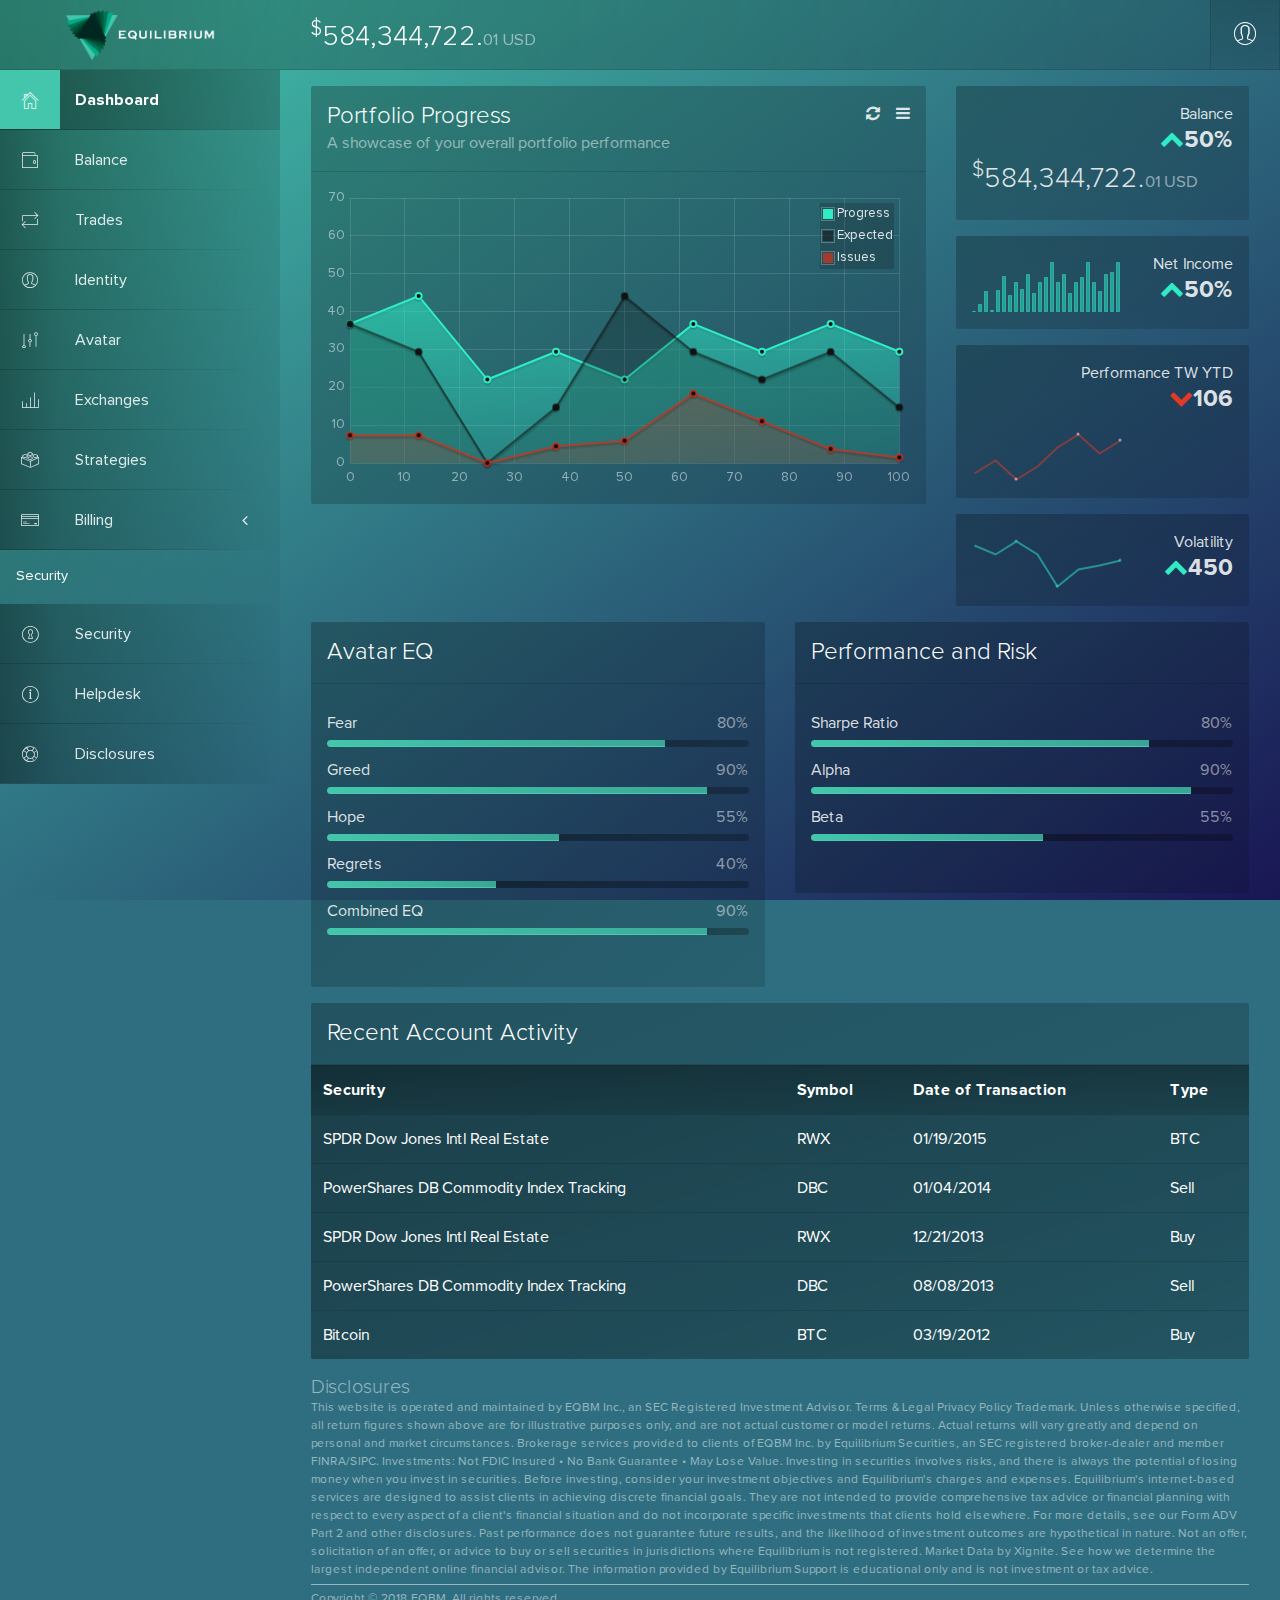
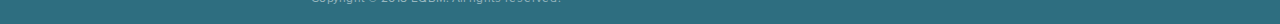
<file: index.html>
<!DOCTYPE html >
<html lang="en"> 
  <head>
    <!-- Page Title-->
    <title> Dashboard - Emotionally Intelligent Behavior Model executed by personalized Investment Avatar.
    </title>
    <!-- Page Meta-->
    <meta name="description" content="Volta is a futuristic Web Application and Admin Dashboard built with Bootstrap, Stylus and CoffeeScript. From a developer trusted by thousands of users."/>
    <meta name="keywords" content="volta, admin, volta admin, dashboard, web, application, template, theme, admin dashboard, admin template, admin theme, web application template, dashboard template, pixevil, pixevil themes, grozav"/>
    <meta name="author" content="Pixevil (https://pixevil.com)"/>
    <meta name="viewport" content="width=device-width, initial-scale=1, minimum-scale=1, maximum-scale=1, user-scalable=no"/>
    <!-- Browser Favicons-->
    <link rel="apple-touch-icon" sizes="180x180" href="resources/icon/apple-touch-icon.png"/>
    <link rel="icon" type="image/png" href="resources/icon/favicon-32x32.png" sizes="32x32"/>
    <link rel="icon" type="image/png" href="resources/icon/favicon-16x16.png" sizes="16x16"/>
    <link rel="manifest" href="resources/icon/manifest.json"/>
    <link rel="mask-icon" href="resources/icon/safari-pinned-tab.svg" color="#ff1643"/>
    <link rel="shortcut icon" href="resources/icon/favicon.ico"/>
    <meta name="msapplication-config" content="resources/icon/browserconfig.xml"/>
    <meta name="theme-color" content="#ff1643"/>
    <!-- Facebook OpenGraph-->
    <meta property="og:title" content="Volta - Web Application and Admin Dashboard"/>
    <meta property="og:type" content="website"/>
    <meta property="og:url" content=""/>
    <meta property="og:image" content="http://pixevil.com/img/template-thumbnails/volta.jpg"/>
    <meta property="og:site_name" content="pixevil"/>
    <!-- Theme-->
    <script src="vendors/cookie/cookie.js" type="text/javascript"></script>
    <script src="resources/js/themes/base.js" type="text/javascript"></script>
    <!-- Loader-->
    <link href="resources/css/loader/loader.css" rel="stylesheet" type="text/css"/>
    <!-- Stylesheets-->
    <link href="vendors/bootstrap/bootstrap.css" rel="stylesheet" type="text/css"/>
    <link href="vendors/animate/animate.css" rel="stylesheet" type="text/css"/>
    <link href="vendors/metismenu/metismenu.css" rel="stylesheet" type="text/css"/>
    <link href="vendors/perfect-scrollbar/perfect-scrollbar.css" rel="stylesheet" type="text/css"/>
    <link href="vendors/font-awesome/font-awesome.css" rel="stylesheet" type="text/css"/>
    <link href="vendors/pixeden-stroke/pixeden-stroke.css" rel="stylesheet" type="text/css"/>
    <link href="resources/css/dashboard/dashboard.css" rel="stylesheet" type="text/css"/>
    <link href="resources/css/dashboard/custom.css" rel="stylesheet" type="text/css"/>
  </head>
  <body itemscope="itemscope" itemtype="http://schema.org/WebPage">
    <!-- Loading Spinner-->
    <div class="loader-wrapper">
      <div class="loader"><span class="loader-block"></span><span class="loader-block"></span><span class="loader-block"></span><span class="loader-block"></span><span class="loader-block"></span><span class="loader-block"></span><span class="loader-block"></span><span class="loader-block"></span><span class="loader-block"></span><span class="loader-block"></span><span class="loader-block"></span><span class="loader-block"></span><span class="loader-block"></span><span class="loader-block"></span><span class="loader-block"></span><span class="loader-block"></span>
      </div>
    </div>
    <!-- /Loading Spinner-->
    <!-- Navbar-->
    <div class="navbar -dark -fixed-top -has-6-items">
        <div class="navbar-wrapper">
          <div class="sidebar-toggle d-lg-none d-none d-sm-block" id="sidebar-toggle-navbar-brand" data-target="#sidebar"><a href="javascript:void(0);"><i class="fa fa-bars"> </i></a></div><a class="navbar-brand d-none d-sm-block" href="dashboard.html">
            <h1>Equilibrium</h1></a>
            <div class="portfolio-balance">
                <h3 class="dashboard-portfolio-balance"><sup>$</sup>584,344,722.<small>01<span> USD</span></small></h3>
            </div>
          <ul class="navbar-nav -right">
            <li class="navbar-profile"><a class="has-morph-dropdown" href="#profile-dropdown"><i class="pe pe-user"></i></a></li>
          </ul>
          <div class="morph-dropdown-wrapper -dark -right">
            <div class="morph-dropdown-list -links">
              <div class="morph-dropdown" id="profile-dropdown">
                <div class="morph-content -links">
                  <div class="morph-profile"><img src="resources/img/users/male11.jpg"/>
                    <h4>John Doe</h4>
                    <p>Senior Web Developer</p>
                  </div>
                  <ul class="morph-links">
                    <li><a href="#">My Profile</a></li>
                    <li><a href="#">Account Settings</a></li>
                  </ul>
                  <div class="_margin-top-1x"><a class="btn -primary -block">Sign Out</a></div>
                </div>
              </div>
            </div>
          </div>
        </div>
      </div>
      <!-- /Navbar-->
      <!-- Left Sidebar -->
      <div class="sidebar -dark -left -slideable" id="sidebar">
        <div class="scrollable">
          <div class="scrollable-content">
            <div class="sidebar-wrapper"> 
              <ul class="sidebar-menu metismenu">
                <li class="-active active"><a href="eqbm-dashboard.html"> <i class="pe pe-home"></i><span> Dashboard</span></a>
                </li>
                <li><a href=javascript:void(0);> <i class="pe pe-wallet"></i><span> Balance</span></a>
                  <ul>
                      <li><a href="eqbm-dashboard-holdings.html">Holdings</a></li>
                      <li><a href="eqbm-dashboard-performance.html">Performance</a></li>
                  </ul>
                </li>
                <li><a href="eqbm-dashboard-trades.html"> <i class="pe pe-repeat"></i><span> Trades</span></a>
                </li>
                <li><a href="eqbm-dashboard-identity.html"> <i class="pe pe-user"></i><span> Identity</span></a>
                </li>
                <li><a href="eqbm-dashboard-avatar.html"> <i class="pe pe-edit"></i><span> Avatar</span></a>
                </li>
                <li><a href="eqbm-dashboard-exchanges.html"> <i class="pe pe-graph3"></i><span> Exchanges</span></a>
                </li>
                <li><a href="eqbm-dashboard-strategies.html"> <i class="pe pe-plugin"></i><span> Strategies</span></a>
                </li>
                <li><a href="javascript:void(0);"> <i class="pe pe-credit"></i><span> Billing</span><span class="fa arrow"></span></a>
                  <ul>
                    <li><a href="eqbm-dashboard-billing-overview.html"> <i></i><span> Overview</span></a>
                    </li>
                    <li><a href="eqbm-dashboard-billing-payments.html"> <i></i><span> Payments</span></a>
                    </li>
                  </ul>
                </li>
                <li class="sidebar-heading"> Security
                </li>
                <li><a href="eqbm-dashboard-security.html"> <i class="pe pe-door-lock"></i><span> Security</span></a>
                </li>
                <li><a href="eqbm-faq.html"> <i class="pe pe-info"></i><span> Helpdesk</span></a>
                </li>
                <li><a href="javascript:void(0);"> <i class="pe pe-help2"></i><span> Disclosures</span></a>
                </li>
              </ul>
            </div>
          </div>
        </div>
      </div>
      <!-- /Left Sidebar-->
    <!-- Content-->
    <div class="content -dark -with-left-sidebar -collapsible">
      <div class="container-fluid"> 
        <div class="row">
          <div class="col -lg-12 -xl-8">
            <div class="panel -dark"> 
              <div class="panel-heading">
                <ul class="panel-actions">
                  <li> <a href="#"><i class="fa fa-refresh"> </i></a></li>
                  <li><a class="dropdown-toggle" data-toggle="dropdown" aria-haspopup="true" aria-expanded="false" href="#"><i class="fa fa-bars"> </i></a>
                    <div class="dropdown-menu -right -dark"><a class="dropdown-item"> <i class="fa fa-cloud"> </i>Action</a><a class="dropdown-item "><i class="fa fa-refresh"> </i>Update</a>
                      <div class="dropdown-divider"></div><a class="dropdown-item"> <i class="fa fa-cog"> </i>Settings  </a>
                    </div>
                  </li>
                </ul>
                <h4>Portfolio Progress</h4><span>A showcase of your overall portfolio performance</span>
              </div>
              <div class="panel-body"> 
                <div class="chart -md" id="chart-project-progress"></div>
              </div>
            </div>
          </div>
          <div class="col -lg-12 -xl-4">
            <div class="row" id="dashboard-sparklines">
                <div class="col -sm-6 -lg-3 -xl-12">
                    <div class="panel -dark">
                      <div class="panel-body flex-middle">
                        <div class="panel-status"> <span>Balance</span>
                          <h4><i class="fa fa-chevron-up _text-success"> </i>50%
                          </h4>
                        </div>
                        <h3 class="dashboard-portfolio-balance"><sup>$</sup>584,344,722.<small>01<span> USD</span></small></h3>
                      </div>
                    </div>
                  </div>
              <div class="col -sm-6 -lg-3 -xl-12">
                <div class="panel -dark">
                  <div class="panel-body">
                    <div class="panel-status"> <span>Net Income</span>
                      <h4><i class="fa fa-chevron-up _text-success"> </i>50%
                      </h4>
                    </div>
                    <div class="panel-sparkline" id="chart-sales-status"></div>
                  </div>
                </div>
              </div>
              <div class="col -sm-6 -lg-3 -xl-12">
                <div class="panel -dark">
                  <div class="panel-body">
                    <div class="panel-status"><span>Performance TW YTD</span>
                      <h4><i class="fa fa-chevron-down _text-failure"> </i>106
                      </h4>
                    </div>
                    <div class="panel-sparkline" id="chart-users-status"></div>
                  </div>
                </div>
              </div>
              <div class="col -sm-6 -lg-3 -xl-12">
                <div class="panel -dark">
                  <div class="panel-body">
                    <div class="panel-status"><span>Volatility</span>
                      <h4><i class="fa fa-chevron-up _text-success"> </i>450
                      </h4>
                    </div>
                    <div class="panel-sparkline" id="chart-impressions-status"></div>
                  </div>
                </div>
              </div>
            </div>
          </div>
        </div>
        <div class="row">
          <div class="col -lg-6">
            <div class="panel -dark">
              <div class="panel-heading">
                <h4>Avatar EQ</h4>
              </div>
              <div class="panel-body" id="dashboard-progress-bars">
                <p>Fear<span class="_pull-right _text-muted"> 80%</span></p>
                <div class="progress -dark">
                  <div class="bar -primary" style="width: 80%;"></div>
                </div>
                <p>Greed<span class="_pull-right _text-muted"> 90%</span></p>
                <div class="progress -dark">
                  <div class="bar -primary" style="width: 90%;"></div>
                </div>
                <p>Hope<span class="_pull-right _text-muted"> 55%</span></p>
                <div class="progress -dark">
                  <div class="bar -primary" style="width: 55%;"></div>
                </div>
                <p>Regrets<span class="_pull-right _text-muted"> 40%</span></p>
                <div class="progress -dark">
                  <div class="bar -primary" style="width: 40%;"></div>
                </div>
                <p>Combined EQ<span class="_pull-right _text-muted"> 90%</span></p>
                <div class="progress -dark">
                  <div class="bar -primary" style="width: 90%;"></div>
                </div>
              </div>
            </div>
          </div>
          <div class="col -lg-6">
            <div class="panel -dark">
                <div class="panel-heading">
                  <h4>Performance and Risk</h4>
                </div>
                <div class="panel-body" id="dashboard-progress-bars">
                  <p>Sharpe Ratio<span class="_pull-right _text-muted"> 80%</span></p>
                  <div class="progress -dark">
                    <div class="bar -primary" style="width: 80%;"></div>
                  </div>
                  <p>Alpha<span class="_pull-right _text-muted"> 90%</span></p>
                  <div class="progress -dark">
                    <div class="bar -primary" style="width: 90%;"></div>
                  </div>
                  <p>Beta<span class="_pull-right _text-muted"> 55%</span></p>
                  <div class="progress -dark">
                    <div class="bar -primary" style="width: 55%;"></div>
                  </div>
                </div>
              </div>
            </div>
          </div>
          <div class="row">
              <div class="col -lg-12">
                  <div class="panel -dark">
                      <div class="panel-heading">
                          <h4>Recent Account Activity</h4>
                      </div>
                      <div class="form -dark">
                      <table class="table -dark" id="datatable" >
                          <thead> 
                              <tr> 
                                  <th>Security</th>
                                  <th>Symbol</th>
                                  <th>Date of Transaction</th>
                                  <th>Type</th>
                              </tr>
                          </thead>
                          <tbody> 
                              <tr> 
                                  <td class="-detailed" id="trades_activity_security">SPDR Dow Jones Intl Real Estate</td>
                                  <td id="trades_activity_symbol">RWX</td>
                                  <td id="trades_activity_date">01/19/2015</td>
                                  <td id="trades_activity_type">BTC</td>
                              </tr>
                              <tr> 
                                  <td id="trades_activity_security">PowerShares DB Commodity Index Tracking</td>
                                  <td id="trades_activity_symbol">DBC</td>
                                  <td id="trades_activity_date">01/04/2014</td>
                                  <td id="trades_activity_type">Sell</td>
                              </tr>
                              <tr> 
                                  <td id="trades_activity_security">SPDR Dow Jones Intl Real Estate</td>
                                  <td id="trades_activity_symbol">RWX</td>
                                  <td id="trades_activity_date">12/21/2013</td>
                                  <td id="trades_activity_type">Buy</td>
                              </tr>
                              <tr> 
                                  <td id="trades_activity_security">PowerShares DB Commodity Index Tracking</td>
                                  <td id="trades_activity_symbol">DBC</td>
                                  <td id="trades_activity_date">08/08/2013</td>
                                  <td id="trades_activity_type">Sell</td>
                              </tr>
                              <tr> 
                                  <td id="trades_activity_security">Bitcoin</td>
                                  <td id="trades_activity_symbol">BTC</td>
                                  <td id="trades_activity_date">03/19/2012</td>
                                  <td id="trades_activity_type">Buy</td>
                              </tr>
                          </tbody>
                      </table>
                      </div>
                      </div>
                  </div>
                  </div>
            <div class="row">
              <div class="col -lg-12 disclaimer">
                <div class="dashboard-footer">
                  <h5>Disclosures</h5>
                  <p>This website is operated and maintained by EQBM Inc., an SEC Registered Investment Advisor. Terms & Legal Privacy Policy Trademark. Unless otherwise specified, all return figures shown above are for illustrative purposes only, and are not actual customer or model returns. Actual returns will vary greatly and depend on personal and market circumstances.  Brokerage services provided to clients of EQBM Inc. by Equilibrium Securities, an SEC registered broker-dealer and member FINRA/SIPC. Investments: Not FDIC Insured • No Bank Guarantee • May Lose Value. Investing in securities involves risks, and there is always the potential of losing money when you invest in securities. Before investing, consider your investment objectives and Equilibrium's charges and expenses. Equilibrium's internet-based services are designed to assist clients in achieving discrete financial goals. They are not intended to provide comprehensive tax advice or financial planning with respect to every aspect of a client's financial situation and do not incorporate specific investments that clients hold elsewhere. For more details, see our Form ADV Part 2 and other disclosures. Past performance does not guarantee future results, and the likelihood of investment outcomes are hypothetical in nature. Not an offer, solicitation of an offer, or advice to buy or sell securities in jurisdictions where Equilibrium is not registered. Market Data by Xignite. See how we determine the largest independent online financial advisor. The information provided by Equilibrium Support is educational only and is not investment or tax advice.
                  </p>
                  <hr>
                  <p>Copyright © 2018 EQBM. All rights reserved.</p>
                </div>
              </div>
            </div>
        </div>
      </div>
    </div>
  
    <!-- /Content-->
    <!-- Scripts-->
    <script src="vendors/jquery/jquery.js" type="text/javascript"></script>
    <script src="vendors/gsap/gsap.js" type="text/javascript"></script>
    <script src="vendors/browser/browser.js" type="text/javascript"></script>
    <script src="vendors/hammer/hammer.js" type="text/javascript"></script>
    <script src="vendors/popper/popper.js" type="text/javascript"></script>
    <script src="vendors/moment/moment.js" type="text/javascript"></script>
    <script src="vendors/bootstrap/bootstrap.js" type="text/javascript"></script>
    <script src="vendors/bootstrap/plugins/modal.js" type="text/javascript"></script>
    <script src="vendors/datepicker/datepicker.js" type="text/javascript"></script>
    <script src="vendors/validator/validator.js" type="text/javascript"></script>
    <script src="vendors/perfect-scrollbar/perfect-scrollbar.js" type="text/javascript"></script>
    <script src="vendors/gritter/gritter.js" type="text/javascript"></script>
    <script src="vendors/metismenu/metismenu.js" type="text/javascript"></script>
    <script src="resources/js/animus/animus.js" type="text/javascript"></script>
    <script src="resources/js/components/morph-dropdown.js" type="text/javascript"></script>
    <script src="resources/js/components/navbar.js" type="text/javascript"></script>
    <script src="resources/js/components/panel.js" type="text/javascript"></script>
    <script src="resources/js/components/sidebar.js" type="text/javascript"></script>
    <script src="resources/js/dashboard/dashboard.js" type="text/javascript"></script>
    <script src="vendors/sparkline/sparkline.js" type="text/javascript"></script>
    <script src="vendors/flot/flot.js" type="text/javascript"></script>
    <script src="resources/js/dashboard/views/index.js" type="text/javascript"></script>
  </body>
</html>
</file>
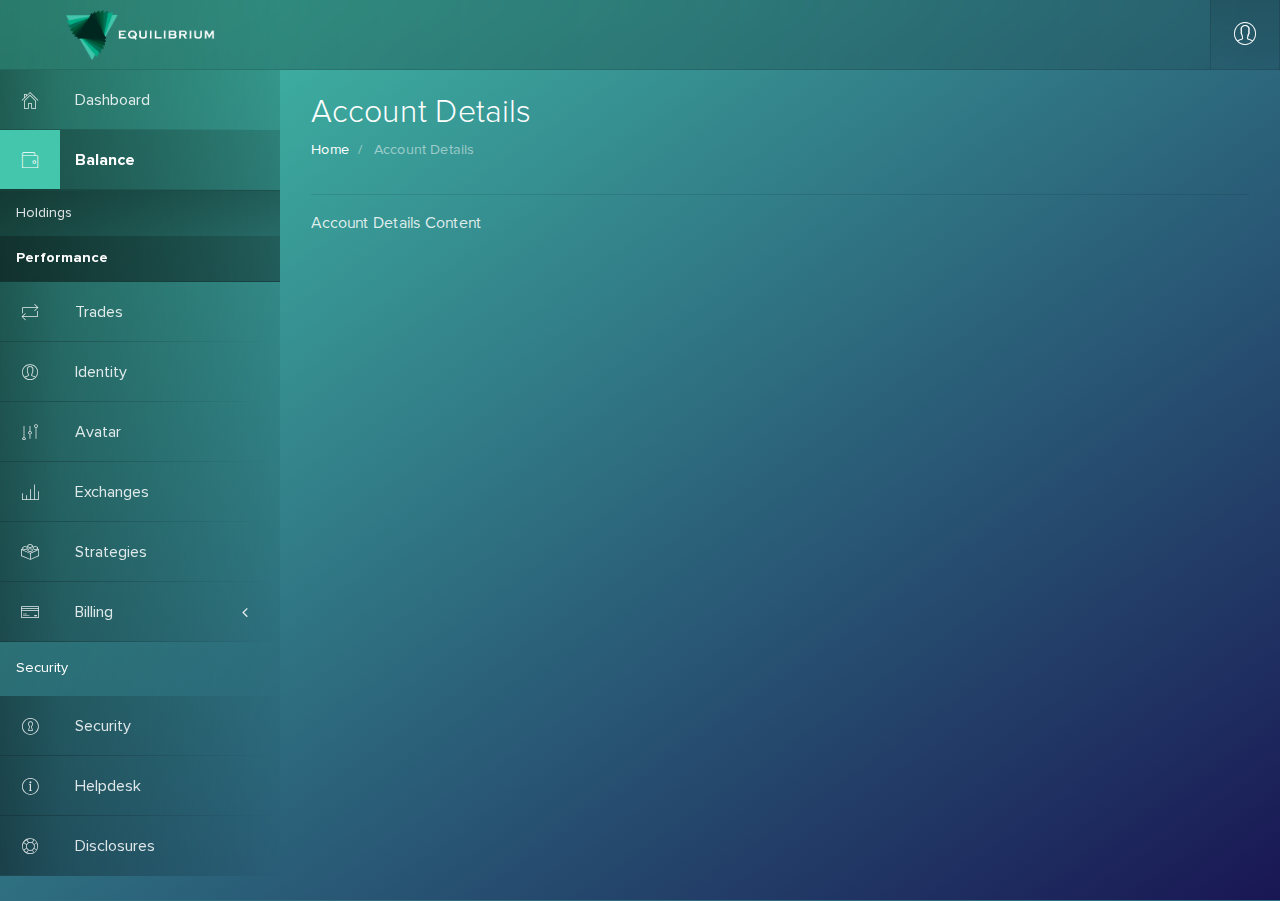
<file: eqbm-dashboard-account-details.html>
<!DOCTYPE html >
<html lang="en"> 
  <head>
    <!-- Page Title-->
    <title> Volta - Blank Page
    </title>
    <!-- Page Meta-->
    <meta name="description" content="Volta is a futuristic Web Application and Admin Dashboard built with Bootstrap, Stylus and CoffeeScript. From a developer trusted by thousands of users."/>
    <meta name="keywords" content="volta, admin, volta admin, dashboard, web, application, template, theme, admin dashboard, admin template, admin theme, web application template, dashboard template, pixevil, pixevil themes, grozav"/>
    <meta name="author" content="Pixevil (https://pixevil.com)"/>
    <meta name="viewport" content="width=device-width, initial-scale=1, minimum-scale=1, maximum-scale=1, user-scalable=no"/>
    <!-- Browser Favicons-->
    <link rel="apple-touch-icon" sizes="180x180" href="resources/icon/apple-touch-icon.png"/>
    <link rel="icon" type="image/png" href="resources/icon/favicon-32x32.png" sizes="32x32"/>
    <link rel="icon" type="image/png" href="resources/icon/favicon-16x16.png" sizes="16x16"/>
    <link rel="manifest" href="resources/icon/manifest.json"/>
    <link rel="mask-icon" href="resources/icon/safari-pinned-tab.svg" color="#ff1643"/>
    <link rel="shortcut icon" href="resources/icon/favicon.ico"/>
    <meta name="msapplication-config" content="resources/icon/browserconfig.xml"/>
    <meta name="theme-color" content="#ff1643"/>
    <!-- Facebook OpenGraph-->
    <meta property="og:title" content="Volta - Web Application and Admin Dashboard"/>
    <meta property="og:type" content="website"/>
    <meta property="og:url" content=""/>
    <meta property="og:image" content="http://pixevil.com/img/template-thumbnails/volta.jpg"/>
    <meta property="og:site_name" content="pixevil"/>
    <!-- Theme-->
    <script src="vendors/cookie/cookie.js" type="text/javascript"></script>
    <script src="resources/js/themes/base.js" type="text/javascript"></script>
    <!-- Loader-->
    <link href="resources/css/loader/loader.css" rel="stylesheet" type="text/css"/>
    <!-- Stylesheets-->
    <link href="vendors/bootstrap/bootstrap.css" rel="stylesheet" type="text/css"/>
    <link href="vendors/animate/animate.css" rel="stylesheet" type="text/css"/>
    <link href="vendors/metismenu/metismenu.css" rel="stylesheet" type="text/css"/>
    <link href="vendors/perfect-scrollbar/perfect-scrollbar.css" rel="stylesheet" type="text/css"/>
    <link href="vendors/font-awesome/font-awesome.css" rel="stylesheet" type="text/css"/>
    <link href="vendors/pixeden-stroke/pixeden-stroke.css" rel="stylesheet" type="text/css"/>
    <link href="resources/css/dashboard/dashboard.css" rel="stylesheet" type="text/css"/>
    <link href="resources/css/dashboard/custom.css" rel="stylesheet" type="text/css"/>
  </head>
  <body class="blue-lagoon " itemscope="itemscope" itemtype="http://schema.org/WebPage">
    <!-- Loading Spinner-->
    <div class="loader-wrapper">
      <div class="loader"><span class="loader-block"></span><span class="loader-block"></span><span class="loader-block"></span><span class="loader-block"></span><span class="loader-block"></span><span class="loader-block"></span><span class="loader-block"></span><span class="loader-block"></span><span class="loader-block"></span><span class="loader-block"></span><span class="loader-block"></span><span class="loader-block"></span><span class="loader-block"></span><span class="loader-block"></span><span class="loader-block"></span><span class="loader-block"></span>
      </div>
    </div>
    <!-- /Loading Spinner-->
    <!-- Navbar-->
    <div class="navbar -dark -fixed-top -has-6-items">
      <div class="navbar-wrapper">
        <div class="sidebar-toggle d-lg-none d-none d-sm-block" id="sidebar-toggle-navbar-brand" data-target="#sidebar"><a href="javascript:void(0);"><i class="fa fa-bars"> </i></a></div><a class="navbar-brand d-none d-sm-block" href="dashboard.html">
          <h1>Volta</h1></a>
        <ul class="navbar-nav -right">
          <li class="navbar-profile"><a class="has-morph-dropdown" href="#profile-dropdown"><i class="pe pe-user"></i></a></li>
          </ul>
        <div class="morph-dropdown-wrapper -dark -right">
          <div class="morph-dropdown-list -links">
            <div class="morph-dropdown" id="profile-dropdown">
              <div class="morph-content -links">
                <div class="morph-profile"><img src="resources/img/users/male11.jpg"/>
                  <h4>John Doe</h4>
                  <p>Senior Web Developer</p>
                </div>
                <ul class="morph-links">
                  <li><a href="#">My Profile</a></li>
                  <li><a href="#">Account Settings</a></li>
                </ul>
                <div class="_margin-top-1x"><a class="btn -primary -block">Sign Out</a></div>
              </div>
            </div>
          </div>
        </div>
      </div>
    </div>
    <!-- /Navbar-->
    <!-- Left Sidebar -->
    <div class="sidebar -dark -left -slideable" id="sidebar">
      <div class="scrollable">
        <div class="scrollable-content">
          <div class="sidebar-wrapper"> 
            <ul class="sidebar-menu metismenu">
              <li><a href="eqbm-dashboard.html"> <i class="pe pe-home"></i><span> Dashboard</span></a>
              </li>
              <li class="-active active"><a href=javascript:void(0);> <i class="pe pe-wallet"></i><span> Balance</span></a>
                <ul>
                    <li><a href="eqbm-dashboard-holdings.html">Holdings</a></li>
                    <li class="-active active"><a href="eqbm-dashboard-performance.html">Performance</a></li>
                </ul>
              </li>
              <li><a href="eqbm-dashboard-trades.html"> <i class="pe pe-repeat"></i><span> Trades</span></a>
              </li>
              <li><a href="eqbm-dashboard-identity.html"> <i class="pe pe-user"></i><span> Identity</span></a>
              </li>
              <li><a href="eqbm-dashboard-avatar.html"> <i class="pe pe-edit"></i><span> Avatar</span></a>
              </li>
              <li><a href="eqbm-dashboard-exchanges.html"> <i class="pe pe-graph3"></i><span> Exchanges</span></a>
              </li>
              <li><a href="eqbm-dashboard-strategies.html"> <i class="pe pe-plugin"></i><span> Strategies</span></a>
              </li>
              <li><a href="javascript:void(0);"> <i class="pe pe-credit"></i><span> Billing</span><span class="fa arrow"></span></a>
                <ul>
                  <li><a href="eqbm-dashboard-billing-overview.html"> <i></i><span> Overview</span></a>
                  </li>
                  <li><a href="eqbm-dashboard-billing-payments.html"> <i></i><span> Payments</span></a>
                  </li>
                </ul>
              </li>
              <li class="sidebar-heading"> Security
              </li>
              <li><a href="eqbm-dashboard-security.html"> <i class="pe pe-door-lock"></i><span> Security</span></a>
              </li>
              <li><a href="eqbm-faq.html"> <i class="pe pe-info"></i><span> Helpdesk</span></a>
              </li>
              <li><a href="javascript:void(0);"> <i class="pe pe-help2"></i><span> Disclosures</span></a>
              </li>
            </ul>
          </div>
        </div>
      </div>
    </div>
    <!-- /Left Sidebar-->
    <!-- Right Sidebar -->
    <div class="sidebar -dark -right -slideable" id="sidebar-secondary" data-collapse="0" data-slide-content="false">
      <ul class="sidebar-tabs"> 
        <li class="sidebar-tab -active" data-target="#chat-tab">Chat</li>
        <li class="sidebar-tab" data-target="#tasks-tab">Tasks </li>
      </ul>
      <div class="sidebar-wrapper scrollable"> 
        <div class="sidebar-content scrollable-content">
          <div class="sidebar-tab-content -active" id="chat-tab">
            <div class="chat-list sidebar-content-section"> 
              <h5>A </h5>
              <!-- Chat List Item--><a class="chat-list-item sidebar-tab -busy" data-target="#chat-view-tab"><img class="chat-list-avatar" src="resources/img/users/male1.jpg"/><i class="fa fa-circle chat-list-status"> </i>
                <div class="chat-list-user">Adam Cartman</div>
                <div class="chat-list-excerpt">Busy</div></a>
              <!-- /Chat List Item -->
              <!-- Chat List Item--><a class="chat-list-item sidebar-tab -available" data-target="#chat-view-tab"><img class="chat-list-avatar" src="resources/img/users/female5.jpg"/><i class="fa fa-circle chat-list-status"> </i>
                <div class="chat-list-user">Alice Silver</div>
                <div class="chat-list-excerpt">I agree, Volta's awesome..</div></a>
              <!-- /Chat List Item -->
              <h5>B </h5>
              <!-- Chat List Item--><a class="chat-list-item sidebar-tab -available" data-target="#chat-view-tab"><img class="chat-list-avatar" src="resources/img/users/male12.jpg"/><i class="fa fa-circle chat-list-status"> </i>
                <div class="chat-list-user">Bill James</div>
                <div class="chat-list-excerpt">Available</div></a>
              <!-- /Chat List Item -->
              <!-- Chat List Item--><a class="chat-list-item sidebar-tab -away" data-target="#chat-view-tab"><img class="chat-list-avatar" src="resources/img/users/male4.jpg"/><i class="fa fa-circle chat-list-status"> </i>
                <div class="chat-list-user">Bart Davidson</div>
                <div class="chat-list-excerpt">Away</div></a>
              <!-- /Chat List Item -->
              <!-- Chat List Item--><a class="chat-list-item sidebar-tab -available" data-target="#chat-view-tab"><img class="chat-list-avatar" src="resources/img/users/female6.jpg"/><i class="fa fa-circle chat-list-status"> </i>
                <div class="chat-list-user">Barbara Everwind</div>
                <div class="chat-list-excerpt">Available</div></a>
              <!-- /Chat List Item -->
              <h5>C</h5>
              <!-- Chat List Item--><a class="chat-list-item sidebar-tab -available" data-target="#chat-view-tab"><img class="chat-list-avatar" src="resources/img/users/female4.jpg"/><i class="fa fa-circle chat-list-status"> </i>
                <div class="chat-list-user">Cindy Wang</div>
                <div class="chat-list-excerpt">I heard you got the new..</div></a>
              <!-- /Chat List Item -->
              <h5>D</h5>
              <!-- Chat List Item--><a class="chat-list-item sidebar-tab -busy" data-target="#chat-view-tab"><img class="chat-list-avatar" src="resources/img/users/male13.jpg"/><i class="fa fa-circle chat-list-status"> </i>
                <div class="chat-list-user">David Wilderman</div>
                <div class="chat-list-excerpt">Busy</div></a>
              <!-- /Chat List Item -->
              <!-- Chat List Item--><a class="chat-list-item sidebar-tab -away" data-target="#chat-view-tab"><img class="chat-list-avatar" src="resources/img/users/female7.jpg"/><i class="fa fa-circle chat-list-status"> </i>
                <div class="chat-list-user">Deborah Wilson</div>
                <div class="chat-list-excerpt">Away</div></a>
              <!-- /Chat List Item -->
              <h5>E </h5>
              <!-- Chat List Item--><a class="chat-list-item sidebar-tab -busy" data-target="#chat-view-tab"><img class="chat-list-avatar" src="resources/img/users/male5.jpg"/><i class="fa fa-circle chat-list-status"> </i>
                <div class="chat-list-user">Evan Sidewell</div>
                <div class="chat-list-excerpt">Hey! When do we go to.. </div></a>
              <!-- /Chat List Item -->
              <!-- Chat List Item--><a class="chat-list-item sidebar-tab -available" data-target="#chat-view-tab"><img class="chat-list-avatar" src="resources/img/users/female8.jpg"/><i class="fa fa-circle chat-list-status"> </i>
                <div class="chat-list-user">Emma Sidewell</div>
                <div class="chat-list-excerpt">Available</div></a>
              <!-- /Chat List Item -->
              <!-- Chat List Item--><a class="chat-list-item sidebar-tab -available" data-target="#chat-view-tab"><img class="chat-list-avatar" src="resources/img/users/female6.jpg"/><i class="fa fa-circle chat-list-status"> </i>
                <div class="chat-list-user">Evelyn Grant</div>
                <div class="chat-list-excerpt">Available</div></a>
              <!-- /Chat List Item -->
              <h5>F </h5>
              <!-- Chat List Item--><a class="chat-list-item sidebar-tab -available" data-target="#chat-view-tab"><img class="chat-list-avatar" src="resources/img/users/female9.jpg"/><i class="fa fa-circle chat-list-status"> </i>
                <div class="chat-list-user">Felicia Brown</div>
                <div class="chat-list-excerpt">Available</div></a>
              <!-- /Chat List Item -->
              <h5>G</h5>
              <!-- Chat List Item--><a class="chat-list-item sidebar-tab -available" data-target="#chat-view-tab"><img class="chat-list-avatar" src="resources/img/users/female1.jpg"/><i class="fa fa-circle chat-list-status"> </i>
                <div class="chat-list-user">Gabriella Cruz</div>
                <div class="chat-list-excerpt">I heard you got the new..</div></a>
              <!-- /Chat List Item -->
              <h5>J</h5>
              <!-- Chat List Item--><a class="chat-list-item sidebar-tab -available" data-target="#chat-view-tab"><img class="chat-list-avatar" src="resources/img/users/male3.jpg"/><i class="fa fa-circle chat-list-status"> </i>
                <div class="chat-list-user">John Doe</div>
                <div class="chat-list-excerpt">Hey, wanna go to eat at..</div></a>
              <!-- /Chat List Item -->
              <!-- Chat List Item--><a class="chat-list-item sidebar-tab -away" data-target="#chat-view-tab"><img class="chat-list-avatar" src="resources/img/users/female3.jpg"/><i class="fa fa-circle chat-list-status"> </i>
                <div class="chat-list-user">Johanna Cooper</div>
                <div class="chat-list-excerpt">Away</div></a>
              <!-- /Chat List Item -->
              <h5>M</h5>
              <!-- Chat List Item--><a class="chat-list-item sidebar-tab -away" data-target="#chat-view-tab"><img class="chat-list-avatar" src="resources/img/users/male2.jpg"/><i class="fa fa-circle chat-list-status"> </i>
                <div class="chat-list-user">Mario Flores</div>
                <div class="chat-list-excerpt">Bro! It's finally time for..</div></a>
              <!-- /Chat List Item -->
              <!-- Chat List Item--><a class="chat-list-item sidebar-tab -away" data-target="#chat-view-tab"><img class="chat-list-avatar" src="resources/img/users/male11.jpg"/><i class="fa fa-circle chat-list-status"> </i>
                <div class="chat-list-user">Martin Gray</div>
                <div class="chat-list-excerpt">Away</div></a>
              <!-- /Chat List Item -->
              <h5>P</h5>
              <!-- Chat List Item--><a class="chat-list-item sidebar-tab -available" data-target="#chat-view-tab"><img class="chat-list-avatar" src="resources/img/users/male10.jpg"/><i class="fa fa-circle chat-list-status"> </i>
                <div class="chat-list-user">Paul Jackman</div>
                <div class="chat-list-excerpt">Available</div></a>
              <!-- /Chat List Item -->
              <h5>S</h5>
              <!-- Chat List Item--><a class="chat-list-item sidebar-tab -available" data-target="#chat-view-tab"><img class="chat-list-avatar" src="resources/img/users/female2.jpg"/><i class="fa fa-circle chat-list-status"> </i>
                <div class="chat-list-user">Sofia Owens</div>
                <div class="chat-list-excerpt">Available</div></a>
              <!-- /Chat List Item -->
              <h5>T</h5>
              <!-- Chat List Item--><a class="chat-list-item sidebar-tab -available" data-target="#chat-view-tab"><img class="chat-list-avatar" src="resources/img/users/male12.jpg"/><i class="fa fa-circle chat-list-status"> </i>
                <div class="chat-list-user">Tim Owens</div>
                <div class="chat-list-excerpt">Available</div></a>
              <!-- /Chat List Item -->
              <!-- Chat List Item--><a class="chat-list-item sidebar-tab -available" data-target="#chat-view-tab"><img class="chat-list-avatar" src="resources/img/users/female10.jpg"/><i class="fa fa-circle chat-list-status"> </i>
                <div class="chat-list-user">Tania Seville</div>
                <div class="chat-list-excerpt">Available</div></a>
              <!-- /Chat List Item -->
            </div>
          </div>
          <div class="sidebar-tab-content" id="tasks-tab">
            <div class="tasks-list sidebar-content-section form -dark">
              <h5>Under Review </h5>
              <!-- Form Group-->
              <div class="form-group task">
                <div class="form-check -checkbox">
                  <input class="form-check-input" id="task-checkbox-1" name="task" type="checkbox" checked="true"/>
                  <label for="task-checkbox-1">Email pipeline results to Susie and Anna</label>
                </div>
              </div>
              <!-- /Form Group-->
              <!-- Form Group-->
              <div class="form-group task">
                <div class="form-check -checkbox">
                  <input class="form-check-input" id="task-checkbox-2" name="task" type="checkbox" checked="true"/>
                  <label for="task-checkbox-2">Respond to email from James at Palmer Tech</label>
                </div>
              </div>
              <!-- /Form Group-->
              <!-- Form Group-->
              <div class="form-group task">
                <div class="form-check -checkbox">
                  <input class="form-check-input" id="task-checkbox-3" name="task" type="checkbox" checked="true"/>
                  <label for="task-checkbox-3">Prepare presentation for tomorrow</label>
                </div>
              </div>
              <!-- /Form Group-->
              <h5>Critical </h5>
              <!-- Form Group-->
              <div class="form-group task">
                <div class="form-check -checkbox">
                  <input class="form-check-input" id="task-checkbox-5" name="task" type="checkbox"/>
                  <label for="task-checkbox-5">Finish Development Report on Volta</label>
                </div>
              </div>
              <!-- /Form Group-->
              <!-- Form Group-->
              <div class="form-group task">
                <div class="form-check -checkbox">
                  <input class="form-check-input" id="task-checkbox-6" name="task" type="checkbox"/>
                  <label for="task-checkbox-6">Review coworker's front-end commit and fix problems</label>
                </div>
              </div>
              <!-- /Form Group-->
              <h5>General</h5>
              <!-- Form Group-->
              <div class="form-group task">
                <div class="form-check -checkbox">
                  <input class="form-check-input" id="task-checkbox-7" name="task" type="checkbox"/>
                  <label for="task-checkbox-7">Book flight to San Diego for JS Conference</label>
                </div>
              </div>
              <!-- /Form Group-->
              <!-- Form Group-->
              <div class="form-group task">
                <div class="form-check -checkbox">
                  <input class="form-check-input" id="task-checkbox-8" name="task" type="checkbox"/>
                  <label for="task-checkbox-8">Buy birthday present for Lisa</label>
                </div>
              </div>
              <!-- /Form Group-->
              <!-- Form Group-->
              <div class="form-group task">
                <div class="form-check -checkbox">
                  <input class="form-check-input" id="task-checkbox-9" name="task" type="checkbox"/>
                  <label for="task-checkbox-9">Replace wireless mouse and keyboard batteries</label>
                </div>
              </div>
              <!-- /Form Group-->
            </div>
          </div>
          <div class="sidebar-tab-content chat-view-tab" id="chat-view-tab"> 
            <div class="chat-user"><a class=" chat-list-item sidebar-tab -available -right" data-target="#chat-tab"><i class="fa fa-chevron-left chat-user-back"> </i><img class="chat-list-avatar" src="resources/img/users/male3.jpg"/><i class="fa fa-circle chat-list-status"> </i>
                <div class="chat-list-user">John Doe</div>
                <div class="chat-list-excerpt">Web Developer</div></a></div>
            <form class="chat-form form -dark" method="POST">
              <input class="form-control" type="text" name="message" placeholder="Type something.."/>
            </form>
            <div class="chat">
              <div class="chat-view">
                <div class="chat-items">
                  <div class="chat-item -from">Hello</div>
                  <div class="chat-item -to">Hi John! How are you?</div>
                  <div class="chat-item -from">Great, thank you! Got some free time to help me with my task today?</div>
                  <div class="chat-item -to">Sure, I'm free now. Is it ok for you?</div>
                  <div class="chat-item -from">Yeah, it's perfect. I've been waiting to use the new Admin theme for a while now. </div>
                  <div class="chat-item -to">I know, I've never seen anything like it.</div>
                </div>
              </div>
            </div>
          </div>
        </div>
      </div>
    </div>
    <!-- /Right Sidebar-->
    <!-- Content-->
    <div class="content -dark -with-left-sidebar -collapsible">
      <div class="container-fluid">
        <div class="row"> 
          <div class="col -lg-12">
            <!-- Page Heading-->
            <div class="page-heading -dark">
              <h2> Account Details
              </h2>
              <!-- Breadcrumb-->
              <div class="breadcrumb"><a class="breadcrumb-item" href="">Home</a><a class="breadcrumb-item -active"> Account Details</a>
              </div>
              <!-- /Breadcrumb-->
            </div>
            <!-- /Page Heading-->
            <hr> 
            <div class="content-body">
                <p>Account Details Content</p>
            </div>
          </div>
        </div>
      </div>
    </div>
    <!-- /Content-->
    <!-- Scripts-->
    <script src="vendors/jquery/jquery.js" type="text/javascript"></script>
    <script src="vendors/gsap/gsap.js" type="text/javascript"></script>
    <script src="vendors/browser/browser.js" type="text/javascript"></script>
    <script src="vendors/hammer/hammer.js" type="text/javascript"></script>
    <script src="vendors/popper/popper.js" type="text/javascript"></script>
    <script src="vendors/moment/moment.js" type="text/javascript"></script>
    <script src="vendors/bootstrap/bootstrap.js" type="text/javascript"></script>
    <script src="vendors/bootstrap/plugins/modal.js" type="text/javascript"></script>
    <script src="vendors/datepicker/datepicker.js" type="text/javascript"></script>
    <script src="vendors/validator/validator.js" type="text/javascript"></script>
    <script src="vendors/perfect-scrollbar/perfect-scrollbar.js" type="text/javascript"></script>
    <script src="vendors/gritter/gritter.js" type="text/javascript"></script>
    <script src="vendors/metismenu/metismenu.js" type="text/javascript"></script>
    <script src="resources/js/animus/animus.js" type="text/javascript"></script>
    <script src="resources/js/components/morph-dropdown.js" type="text/javascript"></script>
    <script src="resources/js/components/navbar.js" type="text/javascript"></script>
    <script src="resources/js/components/panel.js" type="text/javascript"></script>
    <script src="resources/js/components/sidebar.js" type="text/javascript"></script>
    <script src="resources/js/dashboard/dashboard.js" type="text/javascript"></script>
  </body>
</html>
</file>
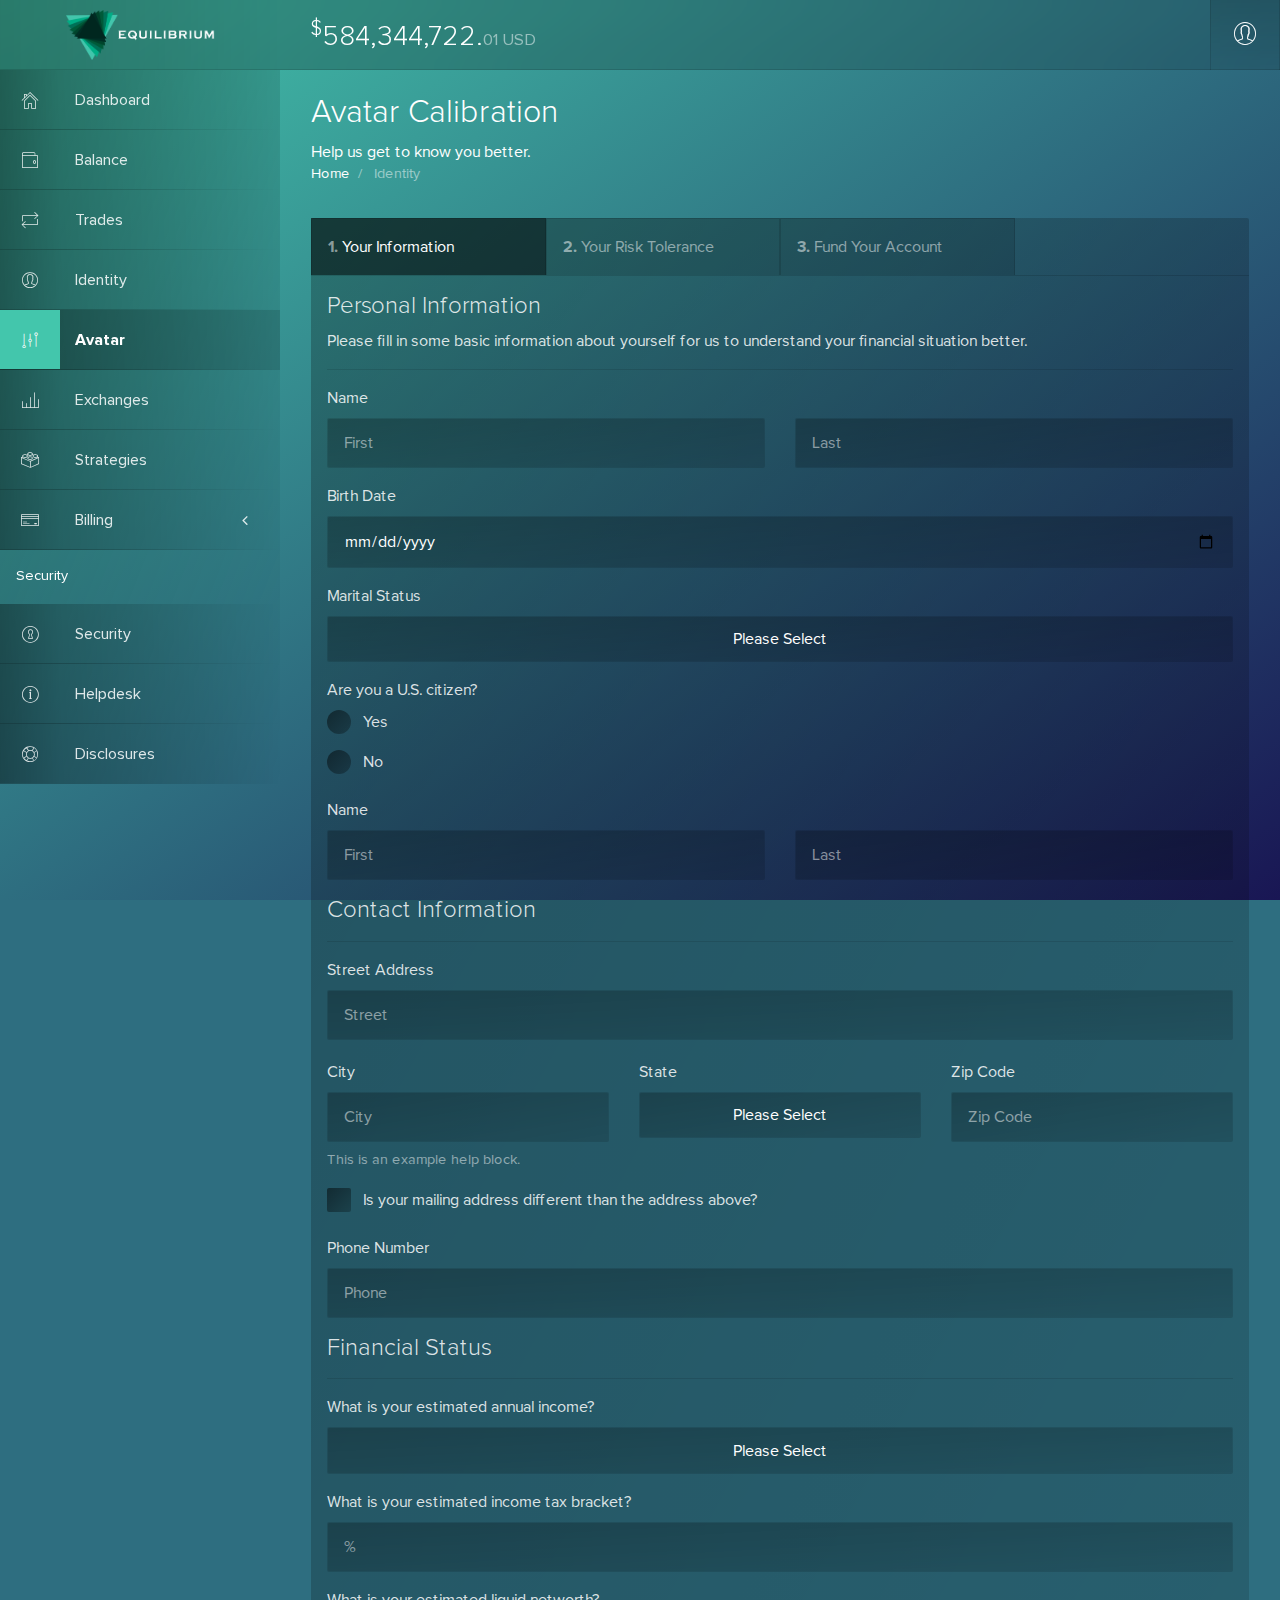
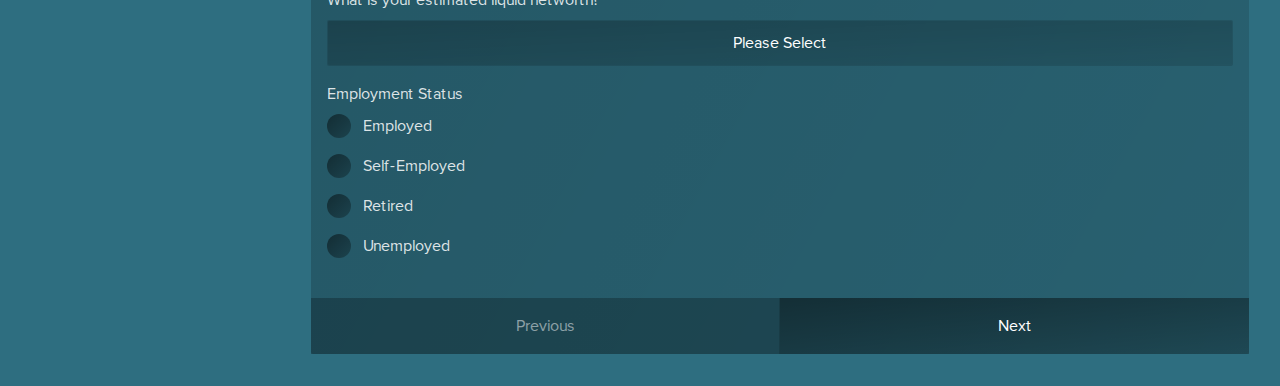
<file: eqbm-dashboard-avatar.html>
<!DOCTYPE html >
<html lang="en"> 
  <head>
    <!-- Page Title-->
    <title> Identity - Emotionally Intelligent Behavior Model executed by personalized Investment Avatar.
    </title>
    <!-- Page Meta-->
    <meta name="description" content="Volta is a futuristic Web Application and Admin Dashboard built with Bootstrap, Stylus and CoffeeScript. From a developer trusted by thousands of users."/>
    <meta name="keywords" content="volta, admin, volta admin, dashboard, web, application, template, theme, admin dashboard, admin template, admin theme, web application template, dashboard template, pixevil, pixevil themes, grozav"/>
    <meta name="author" content="Pixevil (https://pixevil.com)"/>
    <meta name="viewport" content="width=device-width, initial-scale=1, minimum-scale=1, maximum-scale=1, user-scalable=no"/>
    <!-- Browser Favicons-->
    <link rel="apple-touch-icon" sizes="180x180" href="resources/icon/apple-touch-icon.png"/>
    <link rel="icon" type="image/png" href="resources/icon/favicon-32x32.png" sizes="32x32"/>
    <link rel="icon" type="image/png" href="resources/icon/favicon-16x16.png" sizes="16x16"/>
    <link rel="manifest" href="resources/icon/manifest.json"/>
    <link rel="mask-icon" href="resources/icon/safari-pinned-tab.svg" color="#ff1643"/>
    <link rel="shortcut icon" href="resources/icon/favicon.ico"/>
    <meta name="msapplication-config" content="resources/icon/browserconfig.xml"/>
    <meta name="theme-color" content="#ff1643"/>
    <!-- Facebook OpenGraph-->
    <meta property="og:title" content="Volta - Web Application and Admin Dashboard"/>
    <meta property="og:type" content="website"/>
    <meta property="og:url" content=""/>
    <meta property="og:image" content="http://pixevil.com/img/template-thumbnails/volta.jpg"/>
    <meta property="og:site_name" content="pixevil"/>
    <!-- Theme-->
    <script src="vendors/cookie/cookie.js" type="text/javascript"></script>
    <script src="resources/js/themes/base.js" type="text/javascript"></script>
    <!-- Loader-->
    <link href="resources/css/loader/loader.css" rel="stylesheet" type="text/css"/>
    <!-- Stylesheets-->
    <link href="vendors/bootstrap/bootstrap.css" rel="stylesheet" type="text/css"/>
    <link href="vendors/animate/animate.css" rel="stylesheet" type="text/css"/>
    <link href="vendors/metismenu/metismenu.css" rel="stylesheet" type="text/css"/>
    <link href="vendors/perfect-scrollbar/perfect-scrollbar.css" rel="stylesheet" type="text/css"/>
    <link href="vendors/font-awesome/font-awesome.css" rel="stylesheet" type="text/css"/>
    <link href="vendors/pixeden-stroke/pixeden-stroke.css" rel="stylesheet" type="text/css"/>
    <link href="resources/css/dashboard/dashboard.css" rel="stylesheet" type="text/css"/>
    <link href="resources/css/dashboard/custom.css" rel="stylesheet" type="text/css"/>
  </head>
  <body itemscope="itemscope" itemtype="http://schema.org/WebPage">
    <!-- Loading Spinner-->
    <div class="loader-wrapper">
      <div class="loader"><span class="loader-block"></span><span class="loader-block"></span><span class="loader-block"></span><span class="loader-block"></span><span class="loader-block"></span><span class="loader-block"></span><span class="loader-block"></span><span class="loader-block"></span><span class="loader-block"></span><span class="loader-block"></span><span class="loader-block"></span><span class="loader-block"></span><span class="loader-block"></span><span class="loader-block"></span><span class="loader-block"></span><span class="loader-block"></span>
      </div>
    </div>
    <!-- /Loading Spinner-->
    <!-- Navbar-->
    <div class="navbar -dark -fixed-top -has-6-items">
        <div class="navbar-wrapper">
          <div class="sidebar-toggle d-lg-none d-none d-sm-block" id="sidebar-toggle-navbar-brand" data-target="#sidebar"><a href="javascript:void(0);"><i class="fa fa-bars"> </i></a></div><a class="navbar-brand d-none d-sm-block" href="dashboard.html">
            <h1>Equilibrium</h1></a>
            <div class="portfolio-balance">
                <h3 class="dashboard-portfolio-balance"><sup>$</sup>584,344,722.<small>01<span> USD</span></small></h3>
            </div>
          <ul class="navbar-nav -right">
            <li class="navbar-profile"><a class="has-morph-dropdown" href="#profile-dropdown"><i class="pe pe-user"></i></a></li>
          </ul>
          <div class="morph-dropdown-wrapper -dark -right">
            <div class="morph-dropdown-list -links">
              <div class="morph-dropdown" id="profile-dropdown">
                <div class="morph-content -links">
                  <div class="morph-profile"><img src="resources/img/users/male11.jpg"/>
                    <h4>John Doe</h4>
                    <p>Senior Web Developer</p>
                  </div>
                  <ul class="morph-links">
                    <li><a href="#">My Profile</a></li>
                    <li><a href="#">Account Settings</a></li>
                  </ul>
                  <div class="_margin-top-1x"><a class="btn -primary -block">Sign Out</a></div>
                </div>
              </div>
            </div>
          </div>
        </div>
      </div>
      <!-- /Navbar-->
      <!-- Left Sidebar -->
      <div class="sidebar -dark -left -slideable" id="sidebar">
        <div class="scrollable">
          <div class="scrollable-content">
            <div class="sidebar-wrapper"> 
              <ul class="sidebar-menu metismenu">
                <li><a href="eqbm-dashboard.html"> <i class="pe pe-home"></i><span> Dashboard</span></a>
                </li>
                <li><a href=javascript:void(0);> <i class="pe pe-wallet"></i><span> Balance</span></a>
                  <ul>
                      <li><a href="eqbm-dashboard-holdings.html">Holdings</a></li>
                      <li><a href="eqbm-dashboard-performance.html">Performance</a></li>
                  </ul>
                </li>
                <li><a href="eqbm-dashboard-trades.html"> <i class="pe pe-repeat"></i><span> Trades</span></a>
                </li>
                <li><a href="eqbm-dashboard-identity.html"> <i class="pe pe-user"></i><span> Identity</span></a>
                </li>
                <li class="-active active"><a href="eqbm-dashboard-avatar.html"> <i class="pe pe-edit"></i><span> Avatar</span></a>
                </li>
                <li><a href="eqbm-dashboard-exchanges.html"> <i class="pe pe-graph3"></i><span> Exchanges</span></a>
                </li>
                <li><a href="eqbm-dashboard-strategies.html"> <i class="pe pe-plugin"></i><span> Strategies</span></a>
                </li>
                <li><a href="javascript:void(0);"> <i class="pe pe-credit"></i><span> Billing</span><span class="fa arrow"></span></a>
                  <ul>
                    <li><a href="eqbm-dashboard-billing-overview.html"> <i></i><span> Overview</span></a>
                    </li>
                    <li><a href="eqbm-dashboard-billing-payments.html"> <i></i><span> Payments</span></a>
                    </li>
                  </ul>
                </li>
                <li class="sidebar-heading"> Security
                </li>
                <li><a href="eqbm-dashboard-security.html"> <i class="pe pe-door-lock"></i><span> Security</span></a>
                </li>
                <li><a href="eqbm-faq.html"> <i class="pe pe-info"></i><span> Helpdesk</span></a>
                </li>
                <li><a href="javascript:void(0);"> <i class="pe pe-help2"></i><span> Disclosures</span></a>
                </li>
              </ul>
            </div>
          </div>
        </div>
      </div>
      <!-- /Left Sidebar-->
      <div class="content -dark -with-left-sidebar -collapsible">
        <div class="container-fluid">
          <div class="row"> 
            <div class="col -lg-12">
              <!-- Page Heading-->
              <div class="page-heading -dark">
                <h2> Avatar Calibration
                </h2><span>Help us get to know you better.</span>
                <!-- Breadcrumb-->
                <div class="breadcrumb"><a class="breadcrumb-item" href="">Home</a><a class="breadcrumb-item -active" href="#"> Identity</a>
                </div>
                <!-- /Breadcrumb-->
              </div>
              <!-- /Page Heading-->
            </div>
          </div>
          <div class="row">
            <div class="col -lg-12">
              <div class="panel -dark">
                <form class="form -dark" id="form-basic" method="POST" action="/action_page.js"> 
                  <div class="wizard -dark" id="wizard">
                    <h3>Your Information</h3>
                    <div class="panel-body"> 
                        <!-- Name Group-->
                        <h4>Personal Information</h4>
                        <p>Please fill in some basic information about yourself for us to understand your financial situation better.</p>
                        <hr>
                        <div class="form-group">
                            <label for="form-elements-text">Name</label>
                            <div class="row">
                                <div class="col -lg-6 -collapsible">
                                    <input class="form-control" id="identity-fname" name="text" type="text" placeholder="First"/>
                                </div>
                                <div class="col -lg-6">
                                    <input class="form-control" id="identity-lname" name="text" type="text" placeholder="Last"/>
                                </div>
                            </div>
                        </div>
                        <!-- /Name Group-->
                        <!-- Birthdate Group-->
                        <div class="form-group">
                            <label for="input-mask-date">Birth Date</label>
                            <input class="form-control" id="identity-birthdate" name="input-mask-date" type="date" placeholder="dd/mm/yyyy" data-inputmask="'alias': 'date'"/>
                        </div>
                        <!-- /Birthdate Group-->
                        <!-- Marital Status-->
                        <div class="form-group">
                            <label for="identity-marital">Marital Status</label>
                            <select class="form-control" id="identity-marital" name="select"> 
                                <option value="">Please Select</option>
                                <option value="single">Single</option>
                                <option value="married">Married</option>
                                <option value="divorced">Divorced</option>
                                <option value="married">Widowed</option>
                            </select>
                        </div>
                        <!-- /Marital Status-->
                        <!-- Citizen Group-->
                        <div class="form-group">
                            <label>Are you a U.S. citizen?</label>
                            <div class="form-check -radio">
                            <input class="form-check-input" id="form-elements-radio-1" name="radio" value="yes" type="radio" />
                            <label for="form-elements-radio-1"> Yes</label>
                            </div>
                            <div class="form-check -radio">
                            <input class="form-check-input" id="form-elements-radio-2" name="radio" value="no" type="radio"/>
                            <label for="form-elements-radio-2"> No</label>
                            </div>
                        </div>
                        <!-- /Citizen Group-->
                        <!-- Form Group-->
                        <div class="form-group">
                            <label for="form-elements-text">Name</label>
                            <div class="row">
                                <div class="col -lg-6 -collapsible">
                                    <input class="form-control" id="identity-fname" name="text" type="text" placeholder="First"/>
                                </div>
                                <div class="col -lg-6">
                                    <input class="form-control" id="identity-lname" name="text" type="text" placeholder="Last"/>
                                </div>
                            </div>
                        </div>
                        <!-- /Form Group-->
                        <!-- Street Group-->
                        <h4>Contact Information</h4>
                        <hr>
                        <div class="form-group">
                            <label for="form-elements-text">Street Address</label>
                            <input class="form-control" id="identity-address" name="address1" type="text" placeholder="Street"/>
                            <div class="row">
                                <div class="col -lg-4 -collapsible">
                                    <label for="form-elements-text">City</label>
                                    <input class="form-control" id="identity-fname" name="text" type="text" placeholder="City"/>
                                </div>
                                <div class="col -lg-4 -collapsible">
                                        <label for="identity-state">State</label>
                                        <select class="form-control" id="identity-state" name="select"> 
                                            <option value="">Please Select</option>
                                            <option value="AL">AL</option>
                                            <option value="AK">AK</option>
                                            <option value="AR">AR</option>	
                                            <option value="AZ">AZ</option>
                                            <option value="CA">CA</option>
                                            <option value="CO">CO</option>
                                            <option value="CT">CT</option>
                                            <option value="DC">DC</option>
                                            <option value="DE">DE</option>
                                            <option value="FL">FL</option>
                                            <option value="GA">GA</option>
                                            <option value="HI">HI</option>
                                            <option value="IA">IA</option>	
                                            <option value="ID">ID</option>
                                            <option value="IL">IL</option>
                                            <option value="IN">IN</option>
                                            <option value="KS">KS</option>
                                            <option value="KY">KY</option>
                                            <option value="LA">LA</option>
                                            <option value="MA">MA</option>
                                            <option value="MD">MD</option>
                                            <option value="ME">ME</option>
                                            <option value="MI">MI</option>
                                            <option value="MN">MN</option>
                                            <option value="MO">MO</option>	
                                            <option value="MS">MS</option>
                                            <option value="MT">MT</option>
                                            <option value="NC">NC</option>	
                                            <option value="NE">NE</option>
                                            <option value="NH">NH</option>
                                            <option value="NJ">NJ</option>
                                            <option value="NM">NM</option>			
                                            <option value="NV">NV</option>
                                            <option value="NY">NY</option>
                                            <option value="ND">ND</option>
                                            <option value="OH">OH</option>
                                            <option value="OK">OK</option>
                                            <option value="OR">OR</option>
                                            <option value="PA">PA</option>
                                            <option value="RI">RI</option>
                                            <option value="SC">SC</option>
                                            <option value="SD">SD</option>
                                            <option value="TN">TN</option>
                                            <option value="TX">TX</option>
                                            <option value="UT">UT</option>
                                            <option value="VT">VT</option>
                                            <option value="VA">VA</option>
                                            <option value="WA">WA</option>
                                            <option value="WI">WI</option>	
                                            <option value="WV">WV</option>
                                            <option value="WY">WY</option>
                                        </select>
                                    </div>
                                <div class="col -lg-4">
                                    <label for="form-elements-text">Zip Code</label>
                                    <input class="form-control" id="identity-zip" name="text" type="text" placeholder="Zip Code"/>
                                </div>
                            </div>
                            <div class="help-block">This is an example help block.</div>
                        </div>
                        <!-- /State Group-->
                        <!-- Mailing Match Group-->
                        <div class="form-group">
                            <div class="form-check -checkbox">
                                <input class="form-check-input" id="identity-mailing-match" name="checkbox" type="checkbox"/>
                                <label for="identity-mailing-match">Is your mailing address different than the address above?</label>
                            </div>
                        </div>
                        <!-- /Mailing Match Group-->
                        <!-- Phone Number Group-->
                        <div class="form-group">
                            <label for="identity-phone">Phone Number</label>
                            <input class="form-control" id="identity-phone" name="text" type="text" placeholder="Phone"/>
                        </div>
                        <!-- /Phone Number Group-->
                        <h4>Financial Status</h4>
                        <hr>
                        <!-- Annual Income-->
                        <div class="form-group">
                            <label for="identity-income">What is your estimated annual income?</label>
                            <select class="form-control" id="identity-income" name="select"> 
                                <option value="">Please Select</option>
                                <option value="1">&#60; $50,000</option>
                                <option value="2">$50,000 - $250,000</option>
                                <option value="3">$250,000 - $500,000</option>
                                <option value="4">$500,000 - $1,000,000</option>
                                <option value="5">&#62; $1,000,000</option>
                            </select>
                        </div>
                        <!-- /Annual Income-->
                        <div class="form-group">
                            <label for="identity-tax-bracket">What is your estimated income tax bracket?</label>
                            <input type="text" name="tax-bracket" class="form-control" id="identity-tax-bracket" placeholder="%" />
                        </div>
                        <!-- Liquid Net Worth-->
                        <div class="form-group">
                            <label for="identity-worth">What is your estimated liquid networth?</label>
                            <select class="form-control" id="identity-worth" name="select"> 
                                <option value="">Please Select</option>
                                <option value="1">&#60; $50,000</option>
                                <option value="2">$50,000 - $250,000</option>
                                <option value="3">$250,000 - $500,000</option>
                                <option value="4">$500,000 - $1,000,000</option>
                                <option value="5">&#62; $1,000,000</option>
                            </select>
                        </div>
                        <!-- /Liquid Net Worth-->
                        <!-- Employment Status-->
                        <div class="form-group">
                            <label>Employment Status</label>
                            <div class="form-check -radio">
                                <input class="form-check-input" id="identity-employment-employed" name="radio" value="employed" type="radio" />
                                <label for="identity-employment-employed">Employed</label>
                            </div>
                            <div class="form-check -radio">
                                <input class="form-check-input" id="identity-employment-selfemployed" name="radio" value="selfemployed" type="radio" />
                                <label for="identity-employment-selfemployed">Self-Employed</label>
                            </div>
                            <div class="form-check -radio">
                                <input class="form-check-input" id="identity-employment-retired" name="radio" value="retired" type="radio" />
                                <label for="identity-employment-retired">Retired</label>
                            </div>
                            <div class="form-check -radio">
                                    <input class="form-check-input" id="identity-employment-unemployed" name="radio" value="unemployed" type="radio" />
                                    <label for="identity-employment-unemployed">Unemployed</label>
                                </div>
                        </div>
                        <!-- /Employment Status-->
                    </div>
                    <!-- /Your Information-->
                    <!-- 2. Risk Tolerance-->
                    <h3>Your Risk Tolerance</h3>
                    
                    <div class="panel-body"> 
                        <p>Answer the following questions as honestly as possible. We use these to assess your risk tolerance and suggest a porper portfolio.</p>
                        <hr>
                    <!-- Investment Style -->
                    <div class="form-group">
                        <label for="identity-investment-style">When deciding how to invest your money, which do you care about more?</label>
                        <select class="form-control" id="identity-investment-style" name="select"> 
                            <option value="">Please Select</option>
                            <option value="1">Maximize Gains</option>
                            <option value="2">Minimize Losses</option>
                            <option value="3">Both Equally</option>
                        </select>
                    </div>
                    <!-- /Investment Style-->
                    <!-- Portfolio Interest -->
                    <div class="form-group">
                        <label for="identity-portfolio-interest">Which set of hypothetical portfolio returns in a year is most acceptable to you?</label>
                        <select class="form-control" id="identity-portfolio-interest" name="select"> 
                            <option value="">Please Select</option>
                            <option value="1">Maximize Gains</option>
                            <option value="2">Minimize Losses</option>
                            <option value="3">Both Equally</option>
                        </select>
                    </div>
                    <!-- /Portfolio Interest-->
                    <!-- Market Reaction -->
                    <div class="form-group">
                        <label for="identity-market-reaction">The global stock market is often volatile. If your entire investment portfolio lost 10% of its value in a month during a market decline.</label>
                        <select class="form-control" id="identity-market-reaction" name="select"> 
                            <option value="">Please Select</option>
                            <option value="1">Sell All</option>
                            <option value="2">Sell Some Keep Some</option>
                            <option value="3">Keep All</option>
                        </select>
                    </div>
                    <!-- /Market Reaction-->
                    <!-- Large Expense -->
                    <div class="form-group">
                        <label for="identity-large-expense">Will you need up to 1/4 of your portfolio within the next 10 years for a large expense (house, college, etc.)?</label>
                        <select class="form-control" id="identity-large-expense" name="select"> 
                            <option value="">Please Select</option>
                            <option value="1">Yes</option>
                            <option value="2">No</option>
                            <option value="3">Maybe</option>
                        </select>
                    </div>
                    <!-- /Large Expense-->
                    <!-- Retirement Plan -->
                    <div class="form-group">
                        <label for="identity-retirement-plan">I plan to begin taking withdrawals from this portfolio in (I plan to retire in).</label>
                        <select class="form-control" id="identity-retirement-plan" name="select"> 
                            <option value="">Please Select</option>
                            <option value="1">Within the next 10 years</option>
                            <option value="2">Within the next 20 years</option>
                            <option value="3">After 30+ years</option>
                        </select>
                    </div>
                    <!-- Retirement Plan-->
                    </div>
                    <!-- / 2. Risk Tolerance-->

                    <!-- 3. Your Accounts-->
                    <h3>Fund Your Account</h3>
                    
                    <div class="panel-body"> 
                        <p>Please tell us the types of accounts you will open with us, in addition to any you would like to transfer or rollover.</p>
                        <hr>
                        <div class="row">
                            <div class="col -lg-6">
                                <!-- Open Account-->
                                <div class="form-group">
                                    <div class="form-check -radio">
                                        <input class="form-check-input" id="identity-new-account" name="radio" value="open" type="radio" />
                                        <label for="identity-new-account">Open a new account<br><small>Open a new investment account or retirement account.</small></label>
                                    </div>
                                    <div class="form-check -radio">
                                        <input class="form-check-input" id="identity-401rollover" name="radio" value="open" type="radio" />
                                        <label for="identity-401rollover">Rollover a 401(k) Plan<br><small>Move an employer-sponsored retirement plan, such as a 401(k).</small></label>
                                    </div>
                                </div>
                                <!-- /Open Account-->
                            </div>
                            <div class="col -lg-6">
                                <h5>Which type of account will you be opening?</h5>
                                <div class="form-group">
                                    <div class="form-check -radio">
                                        <input class="form-check-input" id="identity-personal-account" name="radio" value="open" type="radio" />
                                        <label for="identity-personal-account">Personal Investment Account<br><small>A standard, taxable account.</small></label>
                                    </div>
                                </div>
                            </div>
                        </div>
                        <hr>
                        <div class="row">
                            <div class="col -lg-6">
                                    <!-- More Account-->
                                    <p><b>Tell us about the personal account you will be opening:</b></p>
                                    <div class="form-group">
                                        <div class="form-group">
                                            <label for="identity-estimated-value">Estimated Value:</label>
                                            <input type="text" name="estimated-value" class="form-control" id="identity-estimated-value" placeholder="$" />
                                        </div>
                                        <div class="form-check -radio">
                                            <input class="form-check-input" id="identity-rollover-account" name="radio" value="open" type="radio" />
                                            <label for="identity-rollover-account">Rollover a 401(k) Plan<br><small>Move an employer-sponsored retirement plan, such as a 401(k).</small></label>
                                        </div>
                                    </div>
                            </div>
                            <div class="col -lg-6">
                                    <h5>Will you be making contributions or withdrawing money from the account?</h5>
                                    <div class="form-group">
                                            <div class="form-check -radio">
                                                <input class="form-check-input" id="identity-contributions" name="radio" value="open" type="radio" />
                                                <label for="identity-contributions">Contributions</label>
                                            </div>
                                            <div class="form-check -radio">
                                                <input class="form-check-input" id="identity-distributions" name="radio" value="open" type="radio" />
                                                <label for="identity-distributions">Distributions</label>
                                            </div>
                                            <div class="form-check -radio">
                                                <input class="form-check-input" id="identity-neither" name="radio" value="open" type="radio" />
                                                <label for="identity-neither">Neither</label>
                                            </div>
                                    </div>
                            </div>
                            <!-- /More Account-->
                    </div>
                </div>
                        

                      
                    </div>
                  </div>
                </form>
              </div>
            </div>
          </div>
        </div><!-- /Content -->
    <!-- Scripts-->
    <script src="vendors/jquery/jquery.js" type="text/javascript"></script>
    <script src="vendors/gsap/gsap.js" type="text/javascript"></script>
    <script src="vendors/browser/browser.js" type="text/javascript"></script>
    <script src="vendors/hammer/hammer.js" type="text/javascript"></script>
    <script src="vendors/popper/popper.js" type="text/javascript"></script>
    <script src="vendors/moment/moment.js" type="text/javascript"></script>
    <script src="vendors/bootstrap/bootstrap.js" type="text/javascript"></script>
    <script src="vendors/bootstrap/plugins/modal.js" type="text/javascript"></script>
    <script src="vendors/datepicker/datepicker.js" type="text/javascript"></script>
    <script src="vendors/validator/validator.js" type="text/javascript"></script>
    <script src="vendors/perfect-scrollbar/perfect-scrollbar.js" type="text/javascript"></script>
    <script src="vendors/gritter/gritter.js" type="text/javascript"></script>
    <script src="vendors/metismenu/metismenu.js" type="text/javascript"></script>
    <script src="resources/js/animus/animus.js" type="text/javascript"></script>
    <script src="resources/js/components/morph-dropdown.js" type="text/javascript"></script>
    <script src="resources/js/components/navbar.js" type="text/javascript"></script>
    <script src="resources/js/components/panel.js" type="text/javascript"></script>
    <script src="resources/js/components/sidebar.js" type="text/javascript"></script>
    <script src="resources/js/dashboard/dashboard.js" type="text/javascript"></script>
    <script src="vendors/sparkline/sparkline.js" type="text/javascript"></script>
    <script src="vendors/flot/flot.js" type="text/javascript"></script>
    <script src="resources/js/dashboard/views/index.js" type="text/javascript"></script>
    <script src="vendors/steps/steps.js" type="text/javascript"></script>
    <script src="resources/js/dashboard/views/forms/wizard.js" type="text/javascript"></script>
  </body>
</html>
</file>
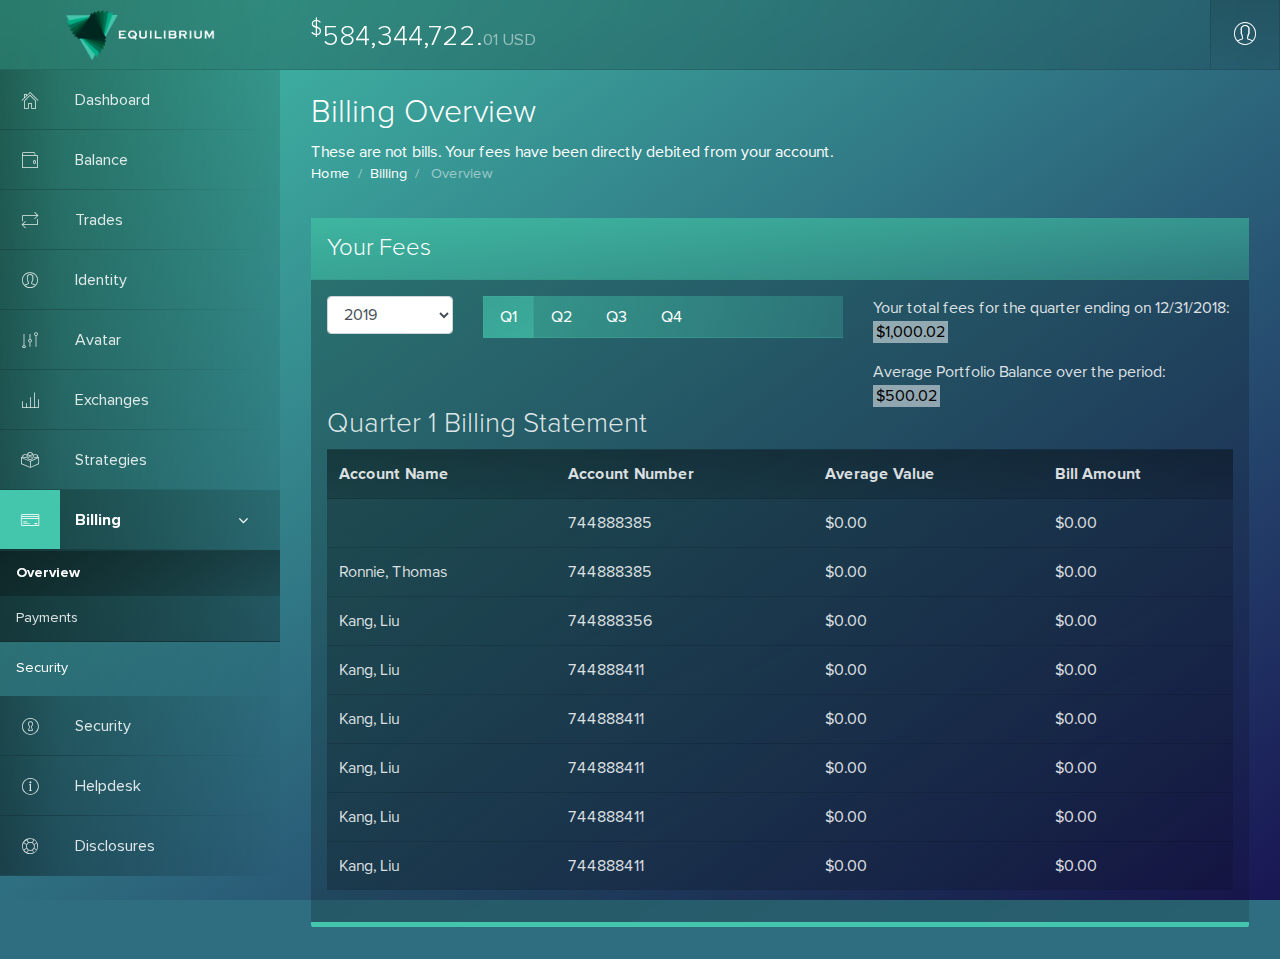
<file: eqbm-dashboard-billing-overview.html>
<!DOCTYPE html >
<html lang="en"> 
  <head>
    <!-- Page Title-->
    <title> Billing Overview - Emotionally Intelligent Behavior Model executed by personalized Investment Avatar.
    </title>
    <!-- Page Meta-->
    <meta name="description" content="Volta is a futuristic Web Application and Admin Dashboard built with Bootstrap, Stylus and CoffeeScript. From a developer trusted by thousands of users."/>
    <meta name="keywords" content="volta, admin, volta admin, dashboard, web, application, template, theme, admin dashboard, admin template, admin theme, web application template, dashboard template, pixevil, pixevil themes, grozav"/>
    <meta name="author" content="Pixevil (https://pixevil.com)"/>
    <meta name="viewport" content="width=device-width, initial-scale=1, minimum-scale=1, maximum-scale=1, user-scalable=no"/>
    <!-- Browser Favicons-->
    <link rel="apple-touch-icon" sizes="180x180" href="resources/icon/apple-touch-icon.png"/>
    <link rel="icon" type="image/png" href="resources/icon/favicon-32x32.png" sizes="32x32"/>
    <link rel="icon" type="image/png" href="resources/icon/favicon-16x16.png" sizes="16x16"/>
    <link rel="manifest" href="resources/icon/manifest.json"/>
    <link rel="mask-icon" href="resources/icon/safari-pinned-tab.svg" color="#ff1643"/>
    <link rel="shortcut icon" href="resources/icon/favicon.ico"/>
    <meta name="msapplication-config" content="resources/icon/browserconfig.xml"/>
    <meta name="theme-color" content="#ff1643"/>
    <!-- Facebook OpenGraph-->
    <meta property="og:title" content="Volta - Web Application and Admin Dashboard"/> 
    <meta property="og:type" content="website"/>
    <meta property="og:url" content=""/>
    <meta property="og:image" content="http://pixevil.com/img/template-thumbnails/volta.jpg"/>
    <meta property="og:site_name" content="pixevil"/>
    <!-- Theme-->
    <script src="vendors/cookie/cookie.js" type="text/javascript"></script>
    <script src="resources/js/themes/base.js" type="text/javascript"></script>
    <!-- Loader-->
    <link href="resources/css/loader/loader.css" rel="stylesheet" type="text/css"/>
    <!-- Stylesheets-->
    <link href="vendors/bootstrap/bootstrap.css" rel="stylesheet" type="text/css"/>
    <link href="vendors/animate/animate.css" rel="stylesheet" type="text/css"/>
    <link href="vendors/metismenu/metismenu.css" rel="stylesheet" type="text/css"/>
    <link href="vendors/perfect-scrollbar/perfect-scrollbar.css" rel="stylesheet" type="text/css"/>
    <link href="vendors/font-awesome/font-awesome.css" rel="stylesheet" type="text/css"/>
    <link href="vendors/pixeden-stroke/pixeden-stroke.css" rel="stylesheet" type="text/css"/>
    <link href="resources/css/dashboard/dashboard.css" rel="stylesheet" type="text/css"/>
    <link href="resources/css/dashboard/custom.css" rel="stylesheet" type="text/css"/>
  </head>
  <body itemscope="itemscope" itemtype="http://schema.org/WebPage">
    <!-- Loading Spinner-->
    <div class="loader-wrapper">
      <div class="loader"><span class="loader-block"></span><span class="loader-block"></span><span class="loader-block"></span><span class="loader-block"></span><span class="loader-block"></span><span class="loader-block"></span><span class="loader-block"></span><span class="loader-block"></span><span class="loader-block"></span><span class="loader-block"></span><span class="loader-block"></span><span class="loader-block"></span><span class="loader-block"></span><span class="loader-block"></span><span class="loader-block"></span><span class="loader-block"></span>
      </div>
    </div>
    <!-- /Loading Spinner-->
    <!-- Navbar-->
    <div class="navbar -dark -fixed-top -has-6-items">
        <div class="navbar-wrapper">
          <div class="sidebar-toggle d-lg-none d-none d-sm-block" id="sidebar-toggle-navbar-brand" data-target="#sidebar"><a href="javascript:void(0);"><i class="fa fa-bars"> </i></a></div><a class="navbar-brand d-none d-sm-block" href="dashboard.html">
            <h1>Equilibrium</h1></a>
            <div class="portfolio-balance">
                <h3 class="dashboard-portfolio-balance"><sup>$</sup>584,344,722.<small>01<span> USD</span></small></h3>
            </div>
          <ul class="navbar-nav -right">
            <li class="navbar-profile"><a class="has-morph-dropdown" href="#profile-dropdown"><i class="pe pe-user"></i></a></li>
          </ul>
          <div class="morph-dropdown-wrapper -dark -right">
            <div class="morph-dropdown-list -links">
              <div class="morph-dropdown" id="profile-dropdown">
                <div class="morph-content -links">
                  <div class="morph-profile"><img src="resources/img/users/male11.jpg"/>
                    <h4>John Doe</h4>
                    <p>Senior Web Developer</p>
                  </div>
                  <ul class="morph-links">
                    <li><a href="#">My Profile</a></li>
                    <li><a href="#">Account Settings</a></li>
                  </ul>
                  <div class="_margin-top-1x"><a class="btn -primary -block">Sign Out</a></div>
                </div>
              </div>
            </div>
          </div>
        </div>
      </div>
      <!-- /Navbar-->
      <!-- Left Sidebar -->
      <div class="sidebar -dark -left -slideable" id="sidebar">
        <div class="scrollable">
          <div class="scrollable-content">
            <div class="sidebar-wrapper"> 
              <ul class="sidebar-menu metismenu">
                <li><a href="eqbm-dashboard.html"> <i class="pe pe-home"></i><span> Dashboard</span></a>
                </li>
                <li><a href=javascript:void(0);> <i class="pe pe-wallet"></i><span> Balance</span></a>
                  <ul>
                      <li><a href="eqbm-dashboard-holdings.html">Holdings</a></li>
                      <li><a href="eqbm-dashboard-performance.html">Performance</a></li>
                  </ul>
                </li>
                <li><a href="eqbm-dashboard-trades.html"> <i class="pe pe-repeat"></i><span> Trades</span></a>
                </li>
                <li><a href="eqbm-dashboard-identity.html"> <i class="pe pe-user"></i><span> Identity</span></a>
                </li>
                <li><a href="eqbm-dashboard-avatar.html"> <i class="pe pe-edit"></i><span> Avatar</span></a>
                </li>
                <li><a href="eqbm-dashboard-exchanges.html"> <i class="pe pe-graph3"></i><span> Exchanges</span></a>
                </li>
                <li><a href="eqbm-dashboard-strategies.html"> <i class="pe pe-plugin"></i><span> Strategies</span></a>
                </li>
                <li class="-active active"><a href="javascript:void(0);"> <i class="pe pe-credit"></i><span> Billing</span><span class="fa arrow"></span></a>
                  <ul>
                    <li class="-active active"><a href="eqbm-dashboard-billing-overview.html"> <i></i><span> Overview</span></a>
                    </li>
                    <li><a href="eqbm-dashboard-billing-payments.html"> <i></i><span> Payments</span></a>
                    </li>
                  </ul>
                </li>
                <li class="sidebar-heading"> Security
                </li>
                <li><a href="eqbm-dashboard-security.html"> <i class="pe pe-door-lock"></i><span> Security</span></a>
                </li>
                <li><a href="eqbm-faq.html"> <i class="pe pe-info"></i><span> Helpdesk</span></a>
                </li>
                <li><a href="javascript:void(0);"> <i class="pe pe-help2"></i><span> Disclosures</span></a>
                </li>
              </ul>
            </div>
          </div>
        </div>
      </div>
      <!-- /Left Sidebar-->
      <div class="content -dark -with-left-sidebar -collapsible">
        <div class="container-fluid">
          <div class="row"> 
            <div class="col -lg-12">
              <!-- Page Heading-->
              <div class="page-heading -dark">
                <h2> Billing Overview
                </h2><span>These are not bills. Your fees have been directly debited from your account.</span>
                <!-- Breadcrumb-->
                <div class="breadcrumb"><a class="breadcrumb-item" href="">Home</a><a class="breadcrumb-item" href="">Billing</a><a class="breadcrumb-item -active" href="#"> Overview</a>
                </div>
                <!-- /Breadcrumb-->
              </div>
              <!-- /Page Heading-->
            </div>
          </div>
          <div class="row">
            <div class="col -lg-12">
              <div class="panel -dark -bordered-bottom -bordered-primary -collapsible">
                <div class="panel-heading -primary">
                  <h4>Your Fees</h4>
                </div>
                <div class="panel-body"> 
                  <div class="row">
                    <div class="col -lg-2">
                      <!-- Form Group-->
                      <div class="form-group">
                        <select class="form-control" id="form-elements-select" name="select"> 
                          <option value="1">2019</option>
                          <option value="2">2018</option>
                          <option value="3">2017</option>
                          <option value="4">2016</option>
                        </select>
                      </div>
                      <!-- /Form Group-->
                    </div>
                    <div class="col -lg-5">
                      <ul class="nav nav-tabs -primary" role="tablist"> 
                        <li class="nav-item"><a class="nav-link active" data-toggle="tab" href="#q1" role="tab">Q1</a></li>
                        <li class="nav-item"><a class="nav-link" data-toggle="tab" href="#q2" role="tab">Q2</a></li>
                        <li class="nav-item"><a class="nav-link" data-toggle="tab" href="#q3" role="tab">Q3</a></li>
                        <li class="nav-item"><a class="nav-link" data-toggle="tab" href="#q4" role="tab">Q4</a></li>
                      </ul>
                    </div>
                    <div class="col -lg-5">
                      <p>Your total fees for the quarter ending on 12/31/2018: <mark>$1,000.02</mark></p>
                      <p>Average Portfolio Balance over the period: <mark>$500.02</mark></p>
                    </div>
                  </div>
                  <div class="row">
                    <div class="col -lg-12">
                      <!-- Tab Content Panes-->
                      <div class="tab-content"> 
                        <!-- Tab Pane-->
                        <div class="tab-pane active" id="q1" role="tabpanel"> 
                          <h3>Quarter 1 Billing Statement</h3>
                          <div class="table-responsive">
                            <table class="table -dark">
                              <thead> 
                                <tr> 
                                  <th>Account Name</th>
                                  <th>Account Number</th>
                                  <th>Average Value</th>
                                  <th>Bill Amount</th>
                                </tr>
                              </thead>
                              <tbody> 
                                <tr> 
                                  <td></td>
                                  <td>744888385</td>
                                  <td>$0.00</td>
                                  <td>$0.00</td>
                                </tr>
                                <tr> 
                                    <td>Ronnie, Thomas</td>
                                    <td>744888385</td>
                                    <td>$0.00</td>
                                    <td>$0.00</td>
                                  </tr>
                                <tr> 
                                  <td>Kang, Liu</td>
                                  <td>744888356</td>
                                  <td>$0.00</td>
                                  <td>$0.00</td>
                                </tr>
                                <tr> 
                                  <td>Kang, Liu</td>
                                  <td>744888411</td>
                                  <td>$0.00</td>
                                  <td>$0.00</td>
                                </tr>
                                <tr> 
                                  <td>Kang, Liu</td>
                                  <td>744888411</td>
                                  <td>$0.00</td>
                                  <td>$0.00</td>
                                </tr>
                                <tr> 
                                  <td>Kang, Liu</td>
                                  <td>744888411</td>
                                  <td>$0.00</td>
                                  <td>$0.00</td>
                                </tr>
                                <tr> 
                                    <td>Kang, Liu</td>
                                    <td>744888411</td>
                                    <td>$0.00</td>
                                    <td>$0.00</td>
                                  </tr>
                                  <tr> 
                                    <td>Kang, Liu</td>
                                    <td>744888411</td>
                                    <td>$0.00</td>
                                    <td>$0.00</td>
                                  </tr>
                              </tbody>
                            </table>
                          </div>
                        </div>
                        <!-- /Tab Pane-->
                        <!-- Tab Pane-->
                        <div class="tab-pane" id="q2" role="tabpanel"> 
                            <h3>Quarter 2 Billing Statement</h3>
                            <div class="table-responsive">
                              <table class="table -dark">
                                <thead> 
                                  <tr> 
                                    <th>Account Name</th>
                                    <th>Account Number</th>
                                    <th>Average Value</th>
                                    <th>Bill Amount</th>
                                  </tr>
                                </thead>
                                <tbody> 
                                  <tr> 
                                    <td></td>
                                    <td>744888385</td>
                                    <td>$0.00</td>
                                    <td>$0.00</td>
                                  </tr>
                                  <tr> 
                                    <td>Kang, Liu</td>
                                    <td>744888356</td>
                                    <td>$0.00</td>
                                    <td>$0.00</td>
                                  </tr>
                                  <tr> 
                                    <td>Kang, Liu</td>
                                    <td>744888411</td>
                                    <td>$0.00</td>
                                    <td>$0.00</td>
                                  </tr>
                                </tbody>
                              </table>
                            </div>
                          </div>
                          <!-- /Tab Pane-->
                        <!-- Tab Pane-->
                        <div class="tab-pane" id="q3" role="tabpanel"> 
                            <h3>Quarter 3 Billing Statement</h3>
                            <div class="table-responsive">
                              <table class="table -dark">
                                <thead> 
                                  <tr> 
                                    <th>Account Name</th>
                                    <th>Account Number</th>
                                    <th>Average Value</th>
                                    <th>Bill Amount</th>
                                  </tr>
                                </thead>
                                <tbody> 
                                  <tr> 
                                    <td></td>
                                    <td>744888385</td>
                                    <td>$0.00</td>
                                    <td>$0.00</td>
                                  </tr>
                                  <tr> 
                                    <td>Kang, Liu</td>
                                    <td>744888356</td>
                                    <td>$0.00</td>
                                    <td>$0.00</td>
                                  </tr>
                                  <tr> 
                                    <td>Kang, Liu</td>
                                    <td>744888411</td>
                                    <td>$0.00</td>
                                    <td>$0.00</td>
                                  </tr>
                                  <tr> 
                                      <td>Kang, Liu</td>
                                      <td>744888411</td>
                                      <td>$0.00</td>
                                      <td>$0.00</td>
                                    </tr>
                                    <tr> 
                                        <td>Kang, Liu</td>
                                        <td>744888411</td>
                                        <td>$0.00</td>
                                        <td>$0.00</td>
                                      </tr>
                                </tbody>
                              </table>
                            </div>
                          </div>
                          <!-- /Tab Pane-->
                          <!-- Tab Pane-->
                        <div class="tab-pane" id="q4" role="tabpanel"> 
                            <h3>Quarter 4 Billing Statement</h3>
                            <div class="table-responsive">
                              <table class="table -dark">
                                <thead> 
                                  <tr> 
                                    <th>Account Name</th>
                                    <th>Account Number</th>
                                    <th>Average Value</th>
                                    <th>Bill Amount</th>
                                  </tr>
                                </thead>
                                <tbody> 
                                  <tr> 
                                    <td></td>
                                    <td>744888385</td>
                                    <td>$0.00</td>
                                    <td>$0.00</td>
                                  </tr>
                                  <tr> 
                                    <td>Kang, Liu</td>
                                    <td>744888356</td>
                                    <td>$0.00</td>
                                    <td>$0.00</td>
                                  </tr>
                                  <tr> 
                                    <td>Kang, Liu</td>
                                    <td>744888411</td>
                                    <td>$0.00</td>
                                    <td>$0.00</td>
                                  </tr>
                                  <tr> 
                                      <td>Kang, Liu</td>
                                      <td>744888411</td>
                                      <td>$0.00</td>
                                      <td>$0.00</td>
                                    </tr>
                                    <tr> 
                                        <td>Kang, Liu</td>
                                        <td>744888411</td>
                                        <td>$0.00</td>
                                        <td>$0.00</td>
                                      </tr>
                                      <tr> 
                                          <td>Kang, Liu</td>
                                          <td>744888411</td>
                                          <td>$0.00</td>
                                          <td>$0.00</td>
                                        </tr>
                                        <tr> 
                                            <td>Kang, Liu</td>
                                            <td>744888411</td>
                                            <td>$0.00</td>
                                            <td>$0.00</td>
                                          </tr>
                                </tbody>
                              </table>
                            </div>
                          </div>
                          <!-- /Tab Pane-->
                      </div>
                      <!-- /Tab Content Panes-->
                      </div>
                  </div>
                </div>
              </div>
            </div>
          </div>
          
          
        </div>
    </div><!-- /Content -->
    <!-- Scripts-->
    <script src="vendors/jquery/jquery.js" type="text/javascript"></script>
    <script src="vendors/gsap/gsap.js" type="text/javascript"></script>
    <script src="vendors/browser/browser.js" type="text/javascript"></script>
    <script src="vendors/hammer/hammer.js" type="text/javascript"></script>
    <script src="vendors/popper/popper.js" type="text/javascript"></script>
    <script src="vendors/moment/moment.js" type="text/javascript"></script>
    <script src="vendors/bootstrap/bootstrap.js" type="text/javascript"></script>
    <script src="vendors/bootstrap/plugins/modal.js" type="text/javascript"></script>
    <script src="vendors/datepicker/datepicker.js" type="text/javascript"></script>
    <script src="vendors/validator/validator.js" type="text/javascript"></script>
    <script src="vendors/perfect-scrollbar/perfect-scrollbar.js" type="text/javascript"></script>
    <script src="vendors/gritter/gritter.js" type="text/javascript"></script>
    <script src="vendors/metismenu/metismenu.js" type="text/javascript"></script>
    <script src="resources/js/animus/animus.js" type="text/javascript"></script>
    <script src="resources/js/components/morph-dropdown.js" type="text/javascript"></script>
    <script src="resources/js/components/navbar.js" type="text/javascript"></script>
    <script src="resources/js/components/panel.js" type="text/javascript"></script>
    <script src="resources/js/components/sidebar.js" type="text/javascript"></script>
    <script src="resources/js/dashboard/dashboard.js" type="text/javascript"></script>
    <script src="vendors/sparkline/sparkline.js" type="text/javascript"></script>
    <script src="vendors/flot/flot.js" type="text/javascript"></script>
    <script src="resources/js/dashboard/views/index.js" type="text/javascript"></script>
    <script src="vendors/steps/steps.js" type="text/javascript"></script>
    <script src="resources/js/dashboard/views/forms/wizard.js" type="text/javascript"></script>
  </body>
</html>
</file>
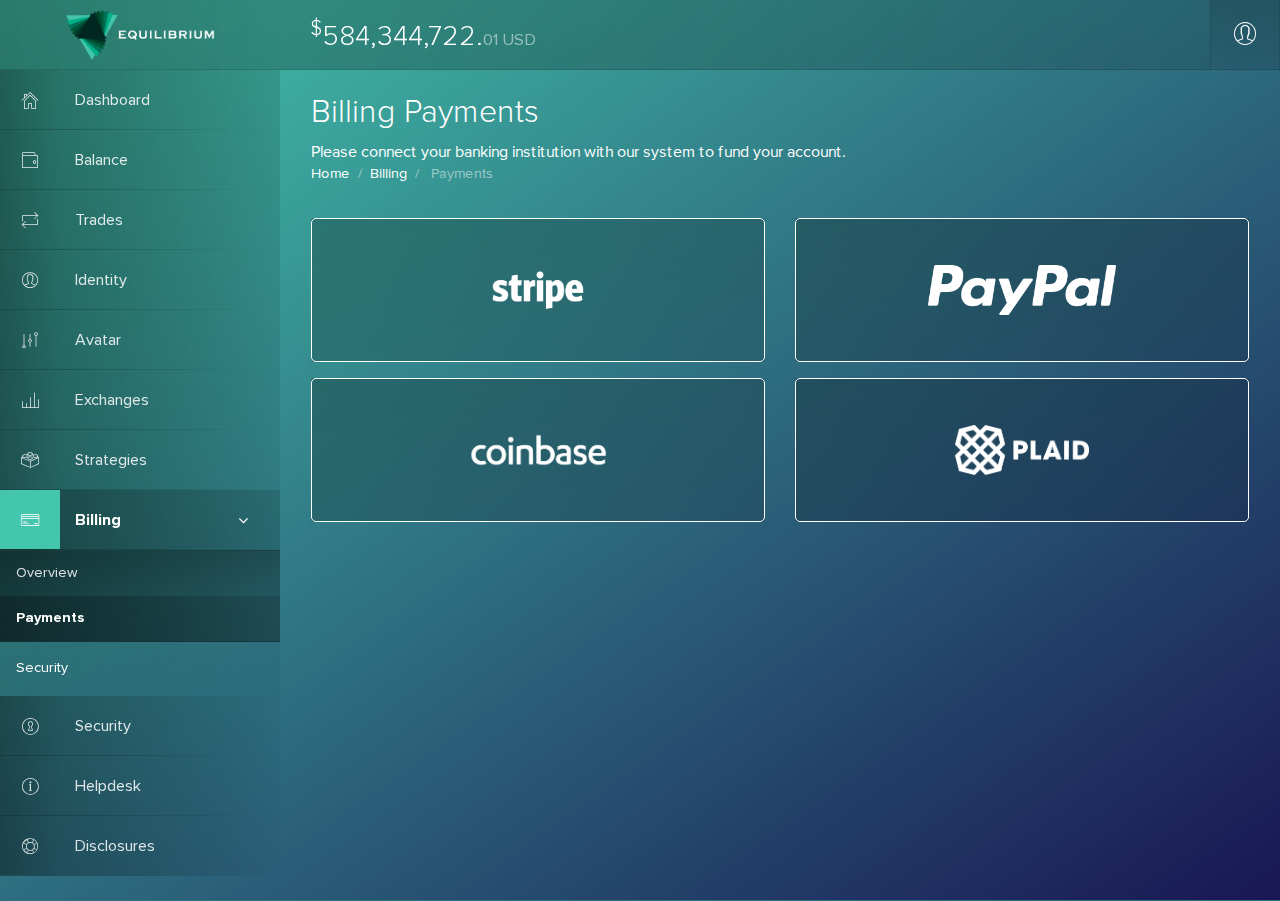
<file: eqbm-dashboard-billing-payments.html>
<!DOCTYPE html >
<html lang="en"> 
  <head>
    <!-- Page Title-->
    <title> Billing Payments - Emotionally Intelligent Behavior Model executed by personalized Investment Avatar.
    </title>
    <!-- Page Meta-->
    <meta name="description" content="Volta is a futuristic Web Application and Admin Dashboard built with Bootstrap, Stylus and CoffeeScript. From a developer trusted by thousands of users."/>
    <meta name="keywords" content="volta, admin, volta admin, dashboard, web, application, template, theme, admin dashboard, admin template, admin theme, web application template, dashboard template, pixevil, pixevil themes, grozav"/>
    <meta name="author" content="Pixevil (https://pixevil.com)"/>
    <meta name="viewport" content="width=device-width, initial-scale=1, minimum-scale=1, maximum-scale=1, user-scalable=no"/>
    <!-- Browser Favicons-->
    <link rel="apple-touch-icon" sizes="180x180" href="resources/icon/apple-touch-icon.png"/>
    <link rel="icon" type="image/png" href="resources/icon/favicon-32x32.png" sizes="32x32"/>
    <link rel="icon" type="image/png" href="resources/icon/favicon-16x16.png" sizes="16x16"/>
    <link rel="manifest" href="resources/icon/manifest.json"/>
    <link rel="mask-icon" href="resources/icon/safari-pinned-tab.svg" color="#ff1643"/>
    <link rel="shortcut icon" href="resources/icon/favicon.ico"/>
    <meta name="msapplication-config" content="resources/icon/browserconfig.xml"/>
    <meta name="theme-color" content="#ff1643"/>
    <!-- Facebook OpenGraph-->
    <meta property="og:title" content="Volta - Web Application and Admin Dashboard"/> 
    <meta property="og:type" content="website"/>
    <meta property="og:url" content=""/>
    <meta property="og:image" content="http://pixevil.com/img/template-thumbnails/volta.jpg"/>
    <meta property="og:site_name" content="pixevil"/>
    <!-- Theme-->
    <script src="vendors/cookie/cookie.js" type="text/javascript"></script>
    <script src="resources/js/themes/base.js" type="text/javascript"></script>
    <!-- Loader-->
    <link href="resources/css/loader/loader.css" rel="stylesheet" type="text/css"/>
    <!-- Stylesheets-->
    <link href="vendors/bootstrap/bootstrap.css" rel="stylesheet" type="text/css"/>
    <link href="vendors/animate/animate.css" rel="stylesheet" type="text/css"/>
    <link href="vendors/metismenu/metismenu.css" rel="stylesheet" type="text/css"/>
    <link href="vendors/perfect-scrollbar/perfect-scrollbar.css" rel="stylesheet" type="text/css"/>
    <link href="vendors/font-awesome/font-awesome.css" rel="stylesheet" type="text/css"/>
    <link href="vendors/pixeden-stroke/pixeden-stroke.css" rel="stylesheet" type="text/css"/>
    <link href="resources/css/dashboard/dashboard.css" rel="stylesheet" type="text/css"/>
    <link href="resources/css/dashboard/custom.css" rel="stylesheet" type="text/css"/>
  </head>
  <body itemscope="itemscope" itemtype="http://schema.org/WebPage">
    <!-- Loading Spinner-->
    <div class="loader-wrapper">
      <div class="loader"><span class="loader-block"></span><span class="loader-block"></span><span class="loader-block"></span><span class="loader-block"></span><span class="loader-block"></span><span class="loader-block"></span><span class="loader-block"></span><span class="loader-block"></span><span class="loader-block"></span><span class="loader-block"></span><span class="loader-block"></span><span class="loader-block"></span><span class="loader-block"></span><span class="loader-block"></span><span class="loader-block"></span><span class="loader-block"></span>
      </div>
    </div>
    <!-- /Loading Spinner-->
    <!-- Navbar-->
    <div class="navbar -dark -fixed-top -has-6-items">
        <div class="navbar-wrapper">
          <div class="sidebar-toggle d-lg-none d-none d-sm-block" id="sidebar-toggle-navbar-brand" data-target="#sidebar"><a href="javascript:void(0);"><i class="fa fa-bars"> </i></a></div><a class="navbar-brand d-none d-sm-block" href="dashboard.html">
            <h1>Equilibrium</h1></a>
            <div class="portfolio-balance">
                <h3 class="dashboard-portfolio-balance"><sup>$</sup>584,344,722.<small>01<span> USD</span></small></h3>
            </div>
          <ul class="navbar-nav -right">
            <li class="navbar-profile"><a class="has-morph-dropdown" href="#profile-dropdown"><i class="pe pe-user"></i></a></li>
          </ul>
          <div class="morph-dropdown-wrapper -dark -right">
            <div class="morph-dropdown-list -links">
              <div class="morph-dropdown" id="profile-dropdown">
                <div class="morph-content -links">
                  <div class="morph-profile"><img src="resources/img/users/male11.jpg"/>
                    <h4>John Doe</h4>
                    <p>Senior Web Developer</p>
                  </div>
                  <ul class="morph-links">
                    <li><a href="#">My Profile</a></li>
                    <li><a href="#">Account Settings</a></li>
                  </ul>
                  <div class="_margin-top-1x"><a class="btn -primary -block">Sign Out</a></div>
                </div>
              </div>
            </div>
          </div>
        </div>
      </div>
      <!-- /Navbar-->
      <!-- Left Sidebar -->
      <div class="sidebar -dark -left -slideable" id="sidebar">
        <div class="scrollable">
          <div class="scrollable-content">
            <div class="sidebar-wrapper"> 
              <ul class="sidebar-menu metismenu">
                <li><a href="eqbm-dashboard.html"> <i class="pe pe-home"></i><span> Dashboard</span></a>
                </li>
                <li><a href=javascript:void(0);> <i class="pe pe-wallet"></i><span> Balance</span></a>
                  <ul>
                      <li><a href="eqbm-dashboard-holdings.html">Holdings</a></li>
                      <li><a href="eqbm-dashboard-performance.html">Performance</a></li>
                  </ul>
                </li>
                <li><a href="eqbm-dashboard-trades.html"> <i class="pe pe-repeat"></i><span> Trades</span></a>
                </li>
                <li><a href="eqbm-dashboard-identity.html"> <i class="pe pe-user"></i><span> Identity</span></a>
                </li>
                <li><a href="eqbm-dashboard-avatar.html"> <i class="pe pe-edit"></i><span> Avatar</span></a>
                </li>
                <li><a href="eqbm-dashboard-exchanges.html"> <i class="pe pe-graph3"></i><span> Exchanges</span></a>
                </li>
                <li><a href="eqbm-dashboard-strategies.html"> <i class="pe pe-plugin"></i><span> Strategies</span></a>
                </li>
                <li class="-active active"><a href="javascript:void(0);"> <i class="pe pe-credit"></i><span> Billing</span><span class="fa arrow"></span></a>
                  <ul>
                    <li><a href="eqbm-dashboard-billing-overview.html"> <i></i><span> Overview</span></a>
                    </li>
                    <li class="-active active"><a href="eqbm-dashboard-billing-payments.html"> <i></i><span> Payments</span></a>
                    </li>
                  </ul>
                </li>
                <li class="sidebar-heading"> Security
                </li>
                <li><a href="eqbm-dashboard-security.html"> <i class="pe pe-door-lock"></i><span> Security</span></a>
                </li>
                <li><a href="eqbm-faq.html"> <i class="pe pe-info"></i><span> Helpdesk</span></a>
                </li>
                <li><a href="javascript:void(0);"> <i class="pe pe-help2"></i><span> Disclosures</span></a>
                </li>
              </ul>
            </div>
          </div>
        </div>
      </div>
      <!-- /Left Sidebar-->
      <div class="content -dark -with-left-sidebar -collapsible">
        <div class="container-fluid">
          <div class="row"> 
            <div class="col -lg-12">
              <!-- Page Heading-->
              <div class="page-heading -dark">
                <h2> Billing Payments
                </h2><span>Please connect your banking institution with our system to fund your account.</span>
                <!-- Breadcrumb-->
                <div class="breadcrumb"><a class="breadcrumb-item" href="">Home</a><a class="breadcrumb-item" href="">Billing</a><a class="breadcrumb-item -active" href="#"> Payments</a>
                </div>
                <!-- /Breadcrumb-->
              </div>
              <!-- /Page Heading-->
            </div>
          </div>
          <div class="row">
            <div class="col -lg-6">
                <div class="panel -dark">
                    <div class="panel-body payment-logo">
                        <a href="#">
                            <img src="./resources/img/logo/stripe-logo-white.png" alt="Stripe Payments with Equilibrium">
                        </a>
                    </div>
                </div>
            </div>
            <div class="col -lg-6">
                <div class="panel -dark">
                    <div class="panel-body payment-logo">
                        <a href="#">
                            <img src="./resources/img/logo/paypal-logo-white.png" alt="Paypal Payments with Equilibrium">
                        </a>
                    </div>
                </div>
            </div>
            <div class="col -lg-6">
                <div class="panel -dark">
                    <div class="panel-body payment-logo">
                        <a href="#">
                            <img src="./resources/img/logo/coinbase-logo-white.png" alt="Coinbase Payments with Equilibrium">
                        </a>
                    </div>
                </div>  
            </div>
            <div class="col -lg-6">
                <div class="panel -dark">
                    <div class="panel-body payment-logo">
                        <a href="#">
                            <img src="./resources/img/logo/plaid-logo-white.png" alt="Plaid Payments with Equilibrium">
                        </a>
                    </div>
                </div>
            </div>
          </div>
          
          
        </div>
    </div><!-- /Content -->
    <!-- Scripts-->
    <script src="vendors/jquery/jquery.js" type="text/javascript"></script>
    <script src="vendors/gsap/gsap.js" type="text/javascript"></script>
    <script src="vendors/browser/browser.js" type="text/javascript"></script>
    <script src="vendors/hammer/hammer.js" type="text/javascript"></script>
    <script src="vendors/popper/popper.js" type="text/javascript"></script>
    <script src="vendors/moment/moment.js" type="text/javascript"></script>
    <script src="vendors/bootstrap/bootstrap.js" type="text/javascript"></script>
    <script src="vendors/bootstrap/plugins/modal.js" type="text/javascript"></script>
    <script src="vendors/datepicker/datepicker.js" type="text/javascript"></script>
    <script src="vendors/validator/validator.js" type="text/javascript"></script>
    <script src="vendors/perfect-scrollbar/perfect-scrollbar.js" type="text/javascript"></script>
    <script src="vendors/gritter/gritter.js" type="text/javascript"></script>
    <script src="vendors/metismenu/metismenu.js" type="text/javascript"></script>
    <script src="resources/js/animus/animus.js" type="text/javascript"></script>
    <script src="resources/js/components/morph-dropdown.js" type="text/javascript"></script>
    <script src="resources/js/components/navbar.js" type="text/javascript"></script>
    <script src="resources/js/components/panel.js" type="text/javascript"></script>
    <script src="resources/js/components/sidebar.js" type="text/javascript"></script>
    <script src="resources/js/dashboard/dashboard.js" type="text/javascript"></script>
    <script src="vendors/sparkline/sparkline.js" type="text/javascript"></script>
    <script src="vendors/flot/flot.js" type="text/javascript"></script>
    <script src="resources/js/dashboard/views/index.js" type="text/javascript"></script>
    <script src="vendors/steps/steps.js" type="text/javascript"></script>
    <script src="resources/js/dashboard/views/forms/wizard.js" type="text/javascript"></script>
  </body>
</html>
</file>
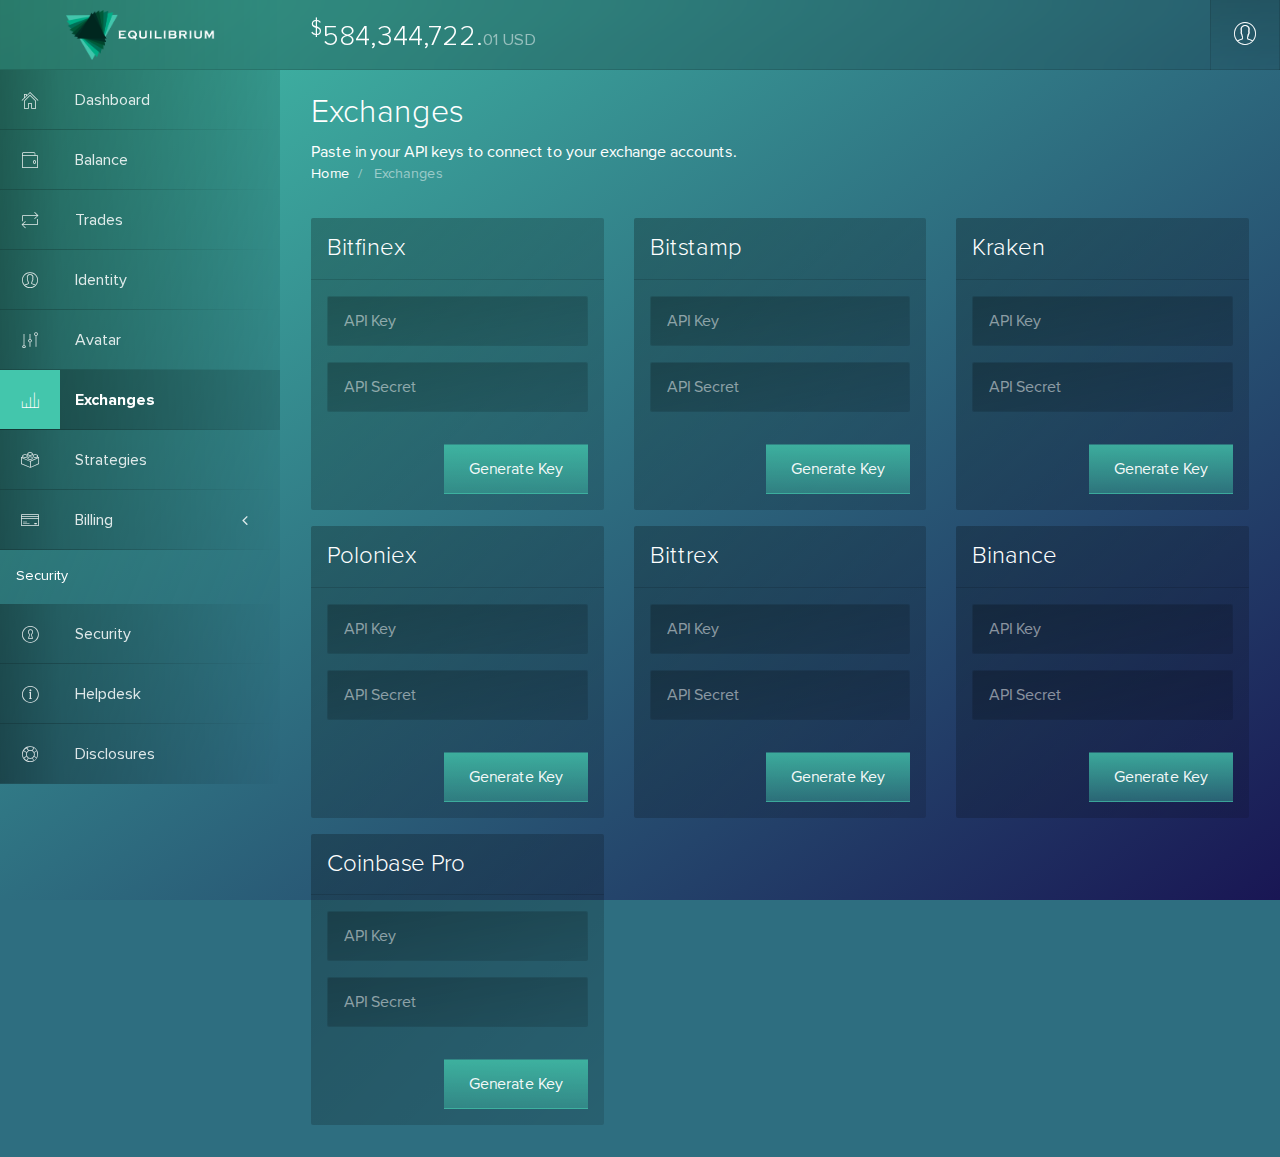
<file: eqbm-dashboard-exchanges.html>
<!DOCTYPE html >
<html lang="en"> 
  <head>
    <!-- Page Title-->
    <title> Exchanges - Emotionally Intelligent Behavior Model executed by personalized Investment Avatar.
    </title>
    <!-- Page Meta-->
    <meta name="description" content="Volta is a futuristic Web Application and Admin Dashboard built with Bootstrap, Stylus and CoffeeScript. From a developer trusted by thousands of users."/>
    <meta name="keywords" content="volta, admin, volta admin, dashboard, web, application, template, theme, admin dashboard, admin template, admin theme, web application template, dashboard template, pixevil, pixevil themes, grozav"/>
    <meta name="author" content="Pixevil (https://pixevil.com)"/>
    <meta name="viewport" content="width=device-width, initial-scale=1, minimum-scale=1, maximum-scale=1, user-scalable=no"/>
    <!-- Browser Favicons-->
    <link rel="apple-touch-icon" sizes="180x180" href="resources/icon/apple-touch-icon.png"/>
    <link rel="icon" type="image/png" href="resources/icon/favicon-32x32.png" sizes="32x32"/>
    <link rel="icon" type="image/png" href="resources/icon/favicon-16x16.png" sizes="16x16"/>
    <link rel="manifest" href="resources/icon/manifest.json"/>
    <link rel="mask-icon" href="resources/icon/safari-pinned-tab.svg" color="#ff1643"/>
    <link rel="shortcut icon" href="resources/icon/favicon.ico"/>
    <meta name="msapplication-config" content="resources/icon/browserconfig.xml"/>
    <meta name="theme-color" content="#ff1643"/>
    <!-- Facebook OpenGraph-->
    <meta property="og:title" content="Volta - Web Application and Admin Dashboard"/>
    <meta property="og:type" content="website"/>
    <meta property="og:url" content=""/>
    <meta property="og:image" content="http://pixevil.com/img/template-thumbnails/volta.jpg"/>
    <meta property="og:site_name" content="pixevil"/>
    <!-- Theme-->
    <script src="vendors/cookie/cookie.js" type="text/javascript"></script>
    <script src="resources/js/themes/base.js" type="text/javascript"></script>
    <!-- Loader-->
    <link href="resources/css/loader/loader.css" rel="stylesheet" type="text/css"/>
    <!-- Stylesheets-->
    <link href="vendors/bootstrap/bootstrap.css" rel="stylesheet" type="text/css"/>
    <link href="vendors/animate/animate.css" rel="stylesheet" type="text/css"/>
    <link href="vendors/metismenu/metismenu.css" rel="stylesheet" type="text/css"/>
    <link href="vendors/perfect-scrollbar/perfect-scrollbar.css" rel="stylesheet" type="text/css"/>
    <link href="vendors/font-awesome/font-awesome.css" rel="stylesheet" type="text/css"/>
    <link href="vendors/pixeden-stroke/pixeden-stroke.css" rel="stylesheet" type="text/css"/>
    <link href="resources/css/dashboard/dashboard.css" rel="stylesheet" type="text/css"/>
    <link href="resources/css/dashboard/custom.css" rel="stylesheet" type="text/css"/>
  </head>
  <body itemscope="itemscope" itemtype="http://schema.org/WebPage">
    <!-- Loading Spinner-->
    <div class="loader-wrapper">
      <div class="loader"><span class="loader-block"></span><span class="loader-block"></span><span class="loader-block"></span><span class="loader-block"></span><span class="loader-block"></span><span class="loader-block"></span><span class="loader-block"></span><span class="loader-block"></span><span class="loader-block"></span><span class="loader-block"></span><span class="loader-block"></span><span class="loader-block"></span><span class="loader-block"></span><span class="loader-block"></span><span class="loader-block"></span><span class="loader-block"></span>
      </div>
    </div>
    <!-- /Loading Spinner-->
    <!-- Navbar-->
    <div class="navbar -dark -fixed-top -has-6-items">
        <div class="navbar-wrapper">
          <div class="sidebar-toggle d-lg-none d-none d-sm-block" id="sidebar-toggle-navbar-brand" data-target="#sidebar"><a href="javascript:void(0);"><i class="fa fa-bars"> </i></a></div><a class="navbar-brand d-none d-sm-block" href="dashboard.html">
            <h1>Equilibrium</h1></a>
            <div class="portfolio-balance">
                <h3 class="dashboard-portfolio-balance"><sup>$</sup>584,344,722.<small>01<span> USD</span></small></h3>
            </div>
          <ul class="navbar-nav -right">
            <li class="navbar-profile"><a class="has-morph-dropdown" href="#profile-dropdown"><i class="pe pe-user"></i></a></li>
          </ul>
          <div class="morph-dropdown-wrapper -dark -right">
            <div class="morph-dropdown-list -links">
              <div class="morph-dropdown" id="profile-dropdown">
                <div class="morph-content -links">
                  <div class="morph-profile"><img src="resources/img/users/male11.jpg"/>
                    <h4>John Doe</h4>
                    <p>Senior Web Developer</p>
                  </div>
                  <ul class="morph-links">
                    <li><a href="#">My Profile</a></li>
                    <li><a href="#">Account Settings</a></li>
                  </ul>
                  <div class="_margin-top-1x"><a class="btn -primary -block">Sign Out</a></div>
                </div>
              </div>
            </div>
          </div>
        </div>
      </div>
      <!-- /Navbar-->
      <!-- Left Sidebar -->
      <div class="sidebar -dark -left -slideable" id="sidebar">
        <div class="scrollable">
          <div class="scrollable-content">
            <div class="sidebar-wrapper"> 
              <ul class="sidebar-menu metismenu">
                <li><a href="eqbm-dashboard.html"> <i class="pe pe-home"></i><span> Dashboard</span></a>
                </li>
                <li><a href=javascript:void(0);> <i class="pe pe-wallet"></i><span> Balance</span></a>
                  <ul>
                      <li><a href="eqbm-dashboard-holdings.html">Holdings</a></li>
                      <li><a href="eqbm-dashboard-performance.html">Performance</a></li>
                  </ul>
                </li>
                <li><a href="eqbm-dashboard-trades.html"> <i class="pe pe-repeat"></i><span> Trades</span></a>
                </li>
                <li><a href="eqbm-dashboard-identity.html"> <i class="pe pe-user"></i><span> Identity</span></a>
                </li>
                <li><a href="eqbm-dashboard-avatar.html"> <i class="pe pe-edit"></i><span> Avatar</span></a>
                </li>
                <li class="-active active"><a href="eqbm-dashboard-exchanges.html"> <i class="pe pe-graph3"></i><span> Exchanges</span></a>
                </li>
                <li><a href="eqbm-dashboard-strategies.html"> <i class="pe pe-plugin"></i><span> Strategies</span></a>
                </li>
                <li><a href="javascript:void(0);"> <i class="pe pe-credit"></i><span> Billing</span><span class="fa arrow"></span></a>
                  <ul>
                    <li><a href="eqbm-dashboard-billing-overview.html"> <i></i><span> Overview</span></a>
                    </li>
                    <li><a href="eqbm-dashboard-billing-payments.html"> <i></i><span> Payments</span></a>
                    </li>
                  </ul>
                </li>
                <li class="sidebar-heading"> Security
                </li>
                <li><a href="eqbm-dashboard-security.html"> <i class="pe pe-door-lock"></i><span> Security</span></a>
                </li>
                <li><a href="eqbm-faq.html"> <i class="pe pe-info"></i><span> Helpdesk</span></a>
                </li>
                <li><a href="javascript:void(0);"> <i class="pe pe-help2"></i><span> Disclosures</span></a>
                </li>
              </ul>
            </div>
          </div>
        </div>
      </div>
      <!-- /Left Sidebar-->
      <div class="content -dark -with-left-sidebar -collapsible">
        <div class="container-fluid">
          <div class="row"> 
            <div class="col -lg-12">
              <!-- Page Heading-->
              <div class="page-heading -dark">
                <h2> Exchanges
                </h2><span>Paste in your API keys to connect to your exchange accounts.</span>
                <!-- Breadcrumb-->
                <div class="breadcrumb"><a class="breadcrumb-item" href="">Home</a><a class="breadcrumb-item -active" href="#"> Exchanges</a>
                </div>
                <!-- /Breadcrumb-->
              </div>
              <!-- /Page Heading-->
            </div>
          </div>
          <div class="row">
            <div class="col -lg-4">
              <div class="panel -dark">
                <div class="panel-heading">
                    <h4>Bitfinex</h4>
                  </div>
                  <div class="panel-body"> 
                    <form class="form -dark" id="form-basic" method="POST">
                      <!-- Form Group-->
                      <div class="form-group"> 
                        <input class="form-control" id="form-basic-apikey" name="apikey" type="text" placeholder="API Key"/>
                      </div>
                      <!-- /Form Group-->
                      <!-- Form Group-->
                      <div class="form-group">
                        <input class="form-control" id="form-basic-apisecret" name="apisecret" type="text" placeholder="API Secret"/>
                      </div>
                      <!-- /Form Group-->
                      <!-- Form Group-->
                      <div class="form-group _margin-top-2x">
                        <div class="form-check -checkbox">
                          <button class="btn -primary _pull-right" type="submit" name="signup">Generate Key</button>
                        </div>
                      </div>
                      <!-- /Form Group-->
                    </form>
                  </div>
              </div>
            </div>
            <div class="col -lg-4">
                <div class="panel -dark">
                  <div class="panel-heading">
                      <h4>Bitstamp</h4>
                    </div>
                    <div class="panel-body"> 
                      <form class="form -dark" id="form-basic" method="POST">
                        <!-- Form Group-->
                        <div class="form-group"> 
                          <input class="form-control" id="form-basic-apikey" name="apikey" type="text" placeholder="API Key"/>
                        </div>
                        <!-- /Form Group-->
                        <!-- Form Group-->
                        <div class="form-group">
                          <input class="form-control" id="form-basic-apisecret" name="apisecret" type="text" placeholder="API Secret"/>
                        </div>
                        <!-- /Form Group-->
                        <!-- Form Group-->
                        <div class="form-group _margin-top-2x">
                          <div class="form-check -checkbox">
                            <button class="btn -primary _pull-right" type="submit" name="signup">Generate Key</button>
                          </div>
                        </div>
                        <!-- /Form Group-->
                      </form>
                    </div>
                </div>
              </div>
              <div class="col -lg-4">
                <div class="panel -dark">
                  <div class="panel-heading">
                      <h4>Kraken</h4>
                    </div>
                    <div class="panel-body"> 
                      <form class="form -dark" id="form-basic" method="POST">
                        <!-- Form Group-->
                        <div class="form-group"> 
                          <input class="form-control" id="form-basic-apikey" name="apikey" type="text" placeholder="API Key"/>
                        </div>
                        <!-- /Form Group-->
                        <!-- Form Group-->
                        <div class="form-group">
                          <input class="form-control" id="form-basic-apisecret" name="apisecret" type="text" placeholder="API Secret"/>
                        </div>
                        <!-- /Form Group-->
                        <!-- Form Group-->
                        <div class="form-group _margin-top-2x">
                          <div class="form-check -checkbox">
                            <button class="btn -primary _pull-right" type="submit" name="signup">Generate Key</button>
                          </div>
                        </div>
                        <!-- /Form Group-->
                      </form>
                    </div>
                </div>
              </div>
          </div>
          <div class="row">
            <div class="col -lg-4">
              <div class="panel -dark">
                <div class="panel-heading">
                    <h4>Poloniex</h4>
                  </div>
                  <div class="panel-body"> 
                    <form class="form -dark" id="form-basic" method="POST">
                      <!-- Form Group-->
                      <div class="form-group"> 
                        <input class="form-control" id="form-basic-apikey" name="apikey" type="text" placeholder="API Key"/>
                      </div>
                      <!-- /Form Group-->
                      <!-- Form Group-->
                      <div class="form-group">
                        <input class="form-control" id="form-basic-apisecret" name="apisecret" type="text" placeholder="API Secret"/>
                      </div>
                      <!-- /Form Group-->
                      <!-- Form Group-->
                      <div class="form-group _margin-top-2x">
                        <div class="form-check -checkbox">
                          <button class="btn -primary _pull-right" type="submit" name="signup">Generate Key</button>
                        </div>
                      </div>
                      <!-- /Form Group-->
                    </form>
                  </div>
              </div>
            </div>
            <div class="col -lg-4">
                <div class="panel -dark">
                  <div class="panel-heading">
                      <h4>Bittrex</h4>
                    </div>
                    <div class="panel-body"> 
                      <form class="form -dark" id="form-basic" method="POST">
                        <!-- Form Group-->
                        <div class="form-group"> 
                          <input class="form-control" id="form-basic-apikey" name="apikey" type="text" placeholder="API Key"/>
                        </div>
                        <!-- /Form Group-->
                        <!-- Form Group-->
                        <div class="form-group">
                          <input class="form-control" id="form-basic-apisecret" name="apisecret" type="text" placeholder="API Secret"/>
                        </div>
                        <!-- /Form Group-->
                        <!-- Form Group-->
                        <div class="form-group _margin-top-2x">
                          <div class="form-check -checkbox">
                            <button class="btn -primary _pull-right" type="submit" name="signup">Generate Key</button>
                          </div>
                        </div>
                        <!-- /Form Group-->
                      </form>
                    </div>
                </div>
              </div>
              <div class="col -lg-4">
                <div class="panel -dark">
                  <div class="panel-heading">
                      <h4>Binance</h4>
                    </div>
                    <div class="panel-body"> 
                      <form class="form -dark" id="form-basic" method="POST">
                        <!-- Form Group-->
                        <div class="form-group"> 
                          <input class="form-control" id="form-basic-apikey" name="apikey" type="text" placeholder="API Key"/>
                        </div>
                        <!-- /Form Group-->
                        <!-- Form Group-->
                        <div class="form-group">
                          <input class="form-control" id="form-basic-apisecret" name="apisecret" type="text" placeholder="API Secret"/>
                        </div>
                        <!-- /Form Group-->
                        <!-- Form Group-->
                        <div class="form-group _margin-top-2x">
                          <div class="form-check -checkbox">
                            <button class="btn -primary _pull-right" type="submit" name="signup">Generate Key</button>
                          </div>
                        </div>
                        <!-- /Form Group-->
                      </form>
                    </div>
                </div>
              </div>
          </div>
          <div class="row">
            <div class="col -lg-4">
              <div class="panel -dark">
                <div class="panel-heading">
                    <h4>Coinbase Pro</h4>
                  </div>
                  <div class="panel-body"> 
                    <form class="form -dark" id="form-basic" method="POST">
                      <!-- Form Group-->
                      <div class="form-group"> 
                        <input class="form-control" id="form-basic-apikey" name="apikey" type="text" placeholder="API Key"/>
                      </div>
                      <!-- /Form Group-->
                      <!-- Form Group-->
                      <div class="form-group">
                        <input class="form-control" id="form-basic-apisecret" name="apisecret" type="text" placeholder="API Secret"/>
                      </div>
                      <!-- /Form Group-->
                      <!-- Form Group-->
                      <div class="form-group _margin-top-2x">
                        <div class="form-check -checkbox">
                          <button class="btn -primary _pull-right" type="submit" name="signup">Generate Key</button>
                        </div>
                      </div>
                      <!-- /Form Group-->
                    </form>
                  </div>
              </div>
            </div>
          </div>
        </div>
    </div><!-- /Content -->
    <!-- Scripts-->
    <script src="vendors/jquery/jquery.js" type="text/javascript"></script>
    <script src="vendors/gsap/gsap.js" type="text/javascript"></script>
    <script src="vendors/browser/browser.js" type="text/javascript"></script>
    <script src="vendors/hammer/hammer.js" type="text/javascript"></script>
    <script src="vendors/popper/popper.js" type="text/javascript"></script>
    <script src="vendors/moment/moment.js" type="text/javascript"></script>
    <script src="vendors/bootstrap/bootstrap.js" type="text/javascript"></script>
    <script src="vendors/bootstrap/plugins/modal.js" type="text/javascript"></script>
    <script src="vendors/datepicker/datepicker.js" type="text/javascript"></script>
    <script src="vendors/validator/validator.js" type="text/javascript"></script>
    <script src="vendors/perfect-scrollbar/perfect-scrollbar.js" type="text/javascript"></script>
    <script src="vendors/gritter/gritter.js" type="text/javascript"></script>
    <script src="vendors/metismenu/metismenu.js" type="text/javascript"></script>
    <script src="resources/js/animus/animus.js" type="text/javascript"></script>
    <script src="resources/js/components/morph-dropdown.js" type="text/javascript"></script>
    <script src="resources/js/components/navbar.js" type="text/javascript"></script>
    <script src="resources/js/components/panel.js" type="text/javascript"></script>
    <script src="resources/js/components/sidebar.js" type="text/javascript"></script>
    <script src="resources/js/dashboard/dashboard.js" type="text/javascript"></script>
    <script src="vendors/sparkline/sparkline.js" type="text/javascript"></script>
    <script src="vendors/flot/flot.js" type="text/javascript"></script>
    <script src="resources/js/dashboard/views/index.js" type="text/javascript"></script>
    <script src="vendors/steps/steps.js" type="text/javascript"></script>
    <script src="resources/js/dashboard/views/forms/wizard.js" type="text/javascript"></script>
  </body>
</html>
</file>
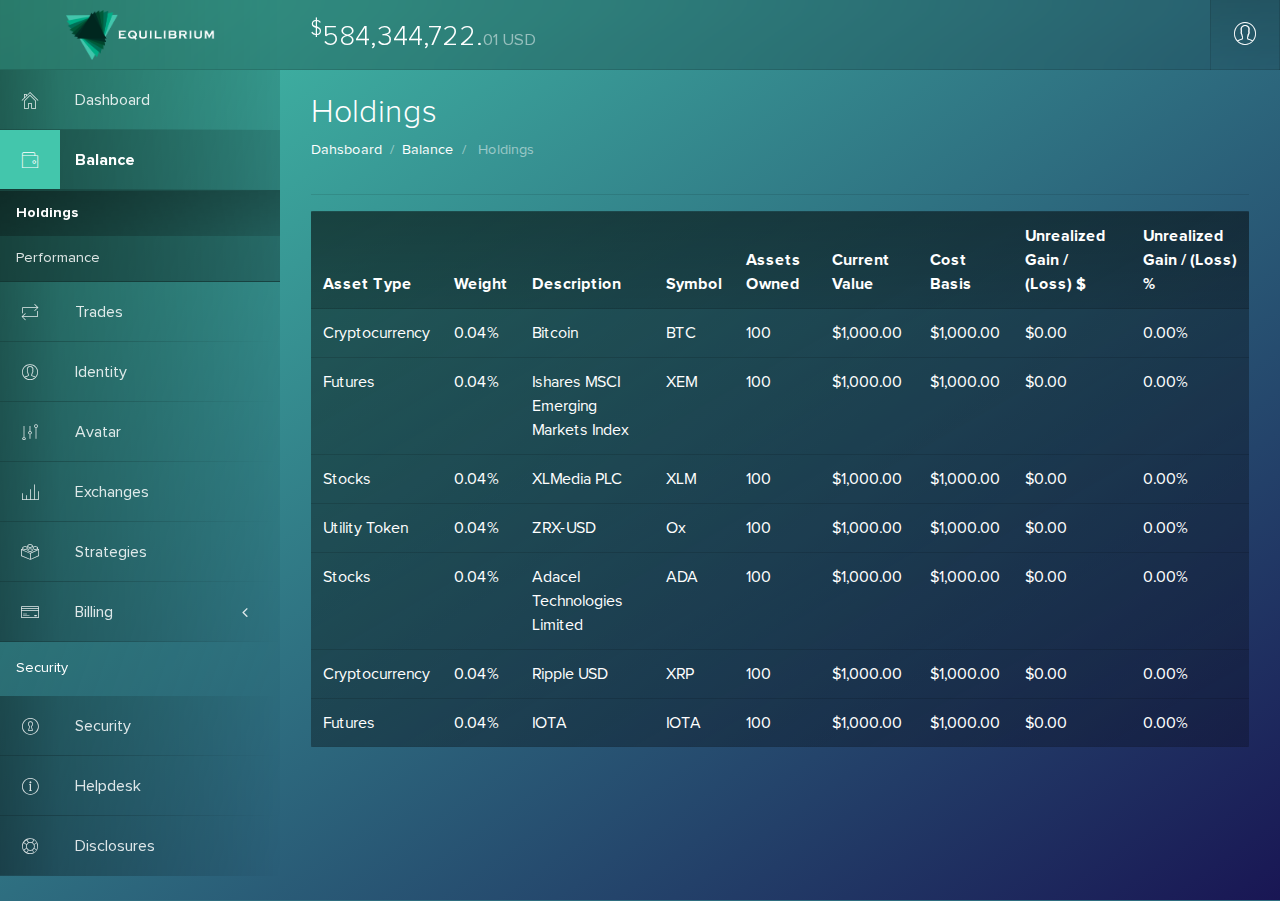
<file: eqbm-dashboard-holdings.html>
<!DOCTYPE html >
<html lang="en"> 
  <head>
    <!-- Page Title-->
    <title> Balance - Emotionally Intelligent Behavior Model executed by personalized Investment Avatar.
    </title>
    <!-- Page Meta-->
    <meta name="description" content="Volta is a futuristic Web Application and Admin Dashboard built with Bootstrap, Stylus and CoffeeScript. From a developer trusted by thousands of users."/>
    <meta name="keywords" content="volta, admin, volta admin, dashboard, web, application, template, theme, admin dashboard, admin template, admin theme, web application template, dashboard template, pixevil, pixevil themes, grozav"/>
    <meta name="author" content="Pixevil (https://pixevil.com)"/>
    <meta name="viewport" content="width=device-width, initial-scale=1, minimum-scale=1, maximum-scale=1, user-scalable=no"/>
    <!-- Browser Favicons-->
    <link rel="apple-touch-icon" sizes="180x180" href="resources/icon/apple-touch-icon.png"/>
    <link rel="icon" type="image/png" href="resources/icon/favicon-32x32.png" sizes="32x32"/>
    <link rel="icon" type="image/png" href="resources/icon/favicon-16x16.png" sizes="16x16"/>
    <link rel="manifest" href="resources/icon/manifest.json"/>
    <link rel="mask-icon" href="resources/icon/safari-pinned-tab.svg" color="#ff1643"/>
    <link rel="shortcut icon" href="resources/icon/favicon.ico"/>
    <meta name="msapplication-config" content="resources/icon/browserconfig.xml"/>
    <meta name="theme-color" content="#ff1643"/>
    <!-- Facebook OpenGraph-->
    <meta property="og:title" content="Volta - Web Application and Admin Dashboard"/>
    <meta property="og:type" content="website"/>
    <meta property="og:url" content=""/>
    <meta property="og:image" content="http://pixevil.com/img/template-thumbnails/volta.jpg"/>
    <meta property="og:site_name" content="pixevil"/>
    <!-- Theme-->
    <script src="vendors/cookie/cookie.js" type="text/javascript"></script>
    <script src="resources/js/themes/base.js" type="text/javascript"></script>
    <!-- Loader-->
    <link href="resources/css/loader/loader.css" rel="stylesheet" type="text/css"/>
    <!-- Stylesheets-->
    <link href="vendors/bootstrap/bootstrap.css" rel="stylesheet" type="text/css"/>
    <link href="vendors/animate/animate.css" rel="stylesheet" type="text/css"/>
    <link href="vendors/metismenu/metismenu.css" rel="stylesheet" type="text/css"/>
    <link href="vendors/perfect-scrollbar/perfect-scrollbar.css" rel="stylesheet" type="text/css"/>
    <link href="vendors/font-awesome/font-awesome.css" rel="stylesheet" type="text/css"/>
    <link href="vendors/pixeden-stroke/pixeden-stroke.css" rel="stylesheet" type="text/css"/>
    <link href="resources/css/dashboard/dashboard.css" rel="stylesheet" type="text/css"/>
    <link href="resources/css/dashboard/custom.css" rel="stylesheet" type="text/css"/>
  </head>
  <body itemscope="itemscope" itemtype="http://schema.org/WebPage">
    <!-- Loading Spinner-->
    <div class="loader-wrapper">
      <div class="loader"><span class="loader-block"></span><span class="loader-block"></span><span class="loader-block"></span><span class="loader-block"></span><span class="loader-block"></span><span class="loader-block"></span><span class="loader-block"></span><span class="loader-block"></span><span class="loader-block"></span><span class="loader-block"></span><span class="loader-block"></span><span class="loader-block"></span><span class="loader-block"></span><span class="loader-block"></span><span class="loader-block"></span><span class="loader-block"></span>
      </div>
    </div>
    <!-- /Loading Spinner-->
    <!-- Navbar-->
    <div class="navbar -dark -fixed-top -has-6-items">
        <div class="navbar-wrapper">
          <div class="sidebar-toggle d-lg-none d-none d-sm-block" id="sidebar-toggle-navbar-brand" data-target="#sidebar"><a href="javascript:void(0);"><i class="fa fa-bars"> </i></a></div><a class="navbar-brand d-none d-sm-block" href="dashboard.html">
            <h1>Equilibrium</h1></a>
            <div class="portfolio-balance">
                <h3 class="dashboard-portfolio-balance"><sup>$</sup>584,344,722.<small>01<span> USD</span></small></h3>
            </div>
          <ul class="navbar-nav -right">
           <li class="navbar-profile"><a class="has-morph-dropdown" href="#profile-dropdown"><i class="pe pe-user"></i></a></li>
          </ul>
          <div class="morph-dropdown-wrapper -dark -right">
            <div class="morph-dropdown-list -links">
              <div class="morph-dropdown" id="profile-dropdown">
                <div class="morph-content -links">
                  <div class="morph-profile"><img src="resources/img/users/male11.jpg"/>
                    <h4>John Doe</h4>
                    <p>Senior Web Developer</p>
                  </div>
                  <ul class="morph-links">
                    <li><a href="#">My Profile</a></li>
                    <li><a href="#">Account Settings</a></li>
                  </ul>
                  <div class="_margin-top-1x"><a class="btn -primary -block">Sign Out</a></div>
                </div>
              </div>
            </div>
          </div>
        </div>
      </div>
      <!-- /Navbar-->
      <!-- Left Sidebar -->
      <div class="sidebar -dark -left -slideable" id="sidebar">
        <div class="scrollable">
          <div class="scrollable-content">
            <div class="sidebar-wrapper"> 
              <ul class="sidebar-menu metismenu">
                <li><a href="eqbm-dashboard.html"> <i class="pe pe-home"></i><span> Dashboard</span></a>
                </li>
                <li class="-active active"><a href=javascript:void(0);> <i class="pe pe-wallet"></i><span> Balance</span></a>
                  <ul>
                      <li class="-active active"><a href="eqbm-dashboard-holdings.html">Holdings</a></li>
                      <li><a href="eqbm-dashboard-performance.html">Performance</a></li>
                  </ul>
                </li>
                <li><a href="eqbm-dashboard-trades.html"> <i class="pe pe-repeat"></i><span> Trades</span></a>
                </li>
                <li><a href="eqbm-dashboard-identity.html"> <i class="pe pe-user"></i><span> Identity</span></a>
                </li>
                <li><a href="eqbm-dashboard-avatar.html"> <i class="pe pe-edit"></i><span> Avatar</span></a>
                </li>
                <li><a href="eqbm-dashboard-exchanges.html"> <i class="pe pe-graph3"></i><span> Exchanges</span></a>
                </li>
                <li><a href="eqbm-dashboard-strategies.html"> <i class="pe pe-plugin"></i><span> Strategies</span></a>
                </li>
                <li><a href="javascript:void(0);"> <i class="pe pe-credit"></i><span> Billing</span><span class="fa arrow"></span></a>
                  <ul>
                    <li><a href="eqbm-dashboard-billing-overview.html"> <i></i><span> Overview</span></a>
                    </li>
                    <li><a href="eqbm-dashboard-billing-payments.html"> <i></i><span> Payments</span></a>
                    </li>
                  </ul>
                </li>
                <li class="sidebar-heading"> Security
                </li>
                <li><a href="eqbm-dashboard-security.html"> <i class="pe pe-door-lock"></i><span> Security</span></a>
                </li>
                <li><a href="eqbm-faq.html"> <i class="pe pe-info"></i><span> Helpdesk</span></a>
                </li>
                <li><a href="javascript:void(0);"> <i class="pe pe-help2"></i><span> Disclosures</span></a>
                </li>
              </ul>
            </div>
          </div>
        </div>
      </div>
      <!-- /Left Sidebar-->
    <!-- Content-->
    <div class="content -dark -with-left-sidebar -collapsible">
        <div class="container-fluid">
          <div class="row"> 
            <div class="col -lg-12">
              <!-- Page Heading-->
              <div class="page-heading -dark">
                <h2> Holdings
                </h2>
                <!-- Breadcrumb-->
                <div class="breadcrumb"><a class="breadcrumb-item" href="eqbm-dashboard.html">Dahsboard</a><a class="breadcrumb-item" href="eqbm-dashboard-balance.html">Balance</a><a class="breadcrumb-item -active"> Holdings</a>
                </div>
                <!-- /Breadcrumb-->
              </div>
              <!-- /Page Heading-->
              <hr> 
                  <div class="row">
                      <div class="col -lg-12">
                          <div class="panel -dark">
                            <div class="table-responsive">
                              <table class="table -dark">
                                <thead> 
                                  <tr> 
                                    <th>Asset Type</th>
                                    <th>Weight</th>
                                    <th>Description</th>
                                    <th>Symbol</th>
                                    <th>Assets Owned </th>
                                    <th>Current Value</th>
                                    <th>Cost Basis</th>
                                    <th>Unrealized Gain / (Loss) $</th>
                                    <th>Unrealized Gain / (Loss) %</th>
                                  </tr>
                                </thead>
                                <tbody> 
                                  <tr> 
                                      <td id="holdings_asset_type">Cryptocurrency</td>
                                      <td id="holdings_weight">0.04%</td>
                                      <td id="holdings_description">Bitcoin</td>
                                      <td id="holdings_symbol">BTC</td>
                                      <td id="holdings_shares_owned">100</td>
                                      <td id="holdings_current_value">$1,000.00</td>
                                      <td id="holdings_cost_basis">$1,000.00</td>
                                      <td id="holdings_unrealized_gain_loss_dollar">$0.00</td>
                                      <td id="holdings_unrealized_gain_loss_percent">0.00%</td>
                                    </tr>
                                    <tr> 
                                      <td id="holdings_asset_type">Futures</td>
                                      <td id="holdings_weight">0.04%</td>
                                      <td id="holdings_description">Ishares MSCI Emerging Markets Index</td>
                                      <td id="holdings_symbol">XEM</td>
                                      <td id="holdings_shares_owned">100</td>
                                      <td id="holdings_current_value">$1,000.00</td>
                                      <td id="holdings_cost_basis">$1,000.00</td>
                                      <td id="holdings_unrealized_gain_loss_dollar">$0.00</td>
                                      <td id="holdings_unrealized_gain_loss_percent">0.00%</td>
                                    </tr>
                                    <tr> 
                                      <td id="holdings_asset_type">Stocks</td>
                                      <td id="holdings_weight">0.04%</td>
                                      <td id="holdings_description">XLMedia PLC</td>
                                      <td id="holdings_symbol">XLM</td>
                                      <td id="holdings_shares_owned">100</td>
                                      <td id="holdings_current_value">$1,000.00</td>
                                      <td id="holdings_cost_basis">$1,000.00</td>
                                      <td id="holdings_unrealized_gain_loss_dollar">$0.00</td>
                                      <td id="holdings_unrealized_gain_loss_percent">0.00%</td>
                                    </tr>
                                    <tr> 
                                      <td id="holdings_asset_type">Utility Token</td>
                                      <td id="holdings_weight">0.04%</td>
                                      <td id="holdings_description">ZRX-USD</td>
                                      <td id="holdings_symbol">Ox</td>
                                      <td id="holdings_shares_owned">100</td>
                                      <td id="holdings_current_value">$1,000.00</td>
                                      <td id="holdings_cost_basis">$1,000.00</td>
                                      <td id="holdings_unrealized_gain_loss_dollar">$0.00</td>
                                      <td id="holdings_unrealized_gain_loss_percent">0.00%</td>
                                    </tr>
                                    <tr> 
                                      <td id="holdings_asset_type">Stocks</td>
                                      <td id="holdings_weight">0.04%</td>
                                      <td id="holdings_description">Adacel Technologies Limited</td>
                                      <td id="holdings_symbol">ADA</td>
                                      <td id="holdings_shares_owned">100</td>
                                      <td id="holdings_current_value">$1,000.00</td>
                                      <td id="holdings_cost_basis">$1,000.00</td>
                                      <td id="holdings_unrealized_gain_loss_dollar">$0.00</td>
                                      <td id="holdings_unrealized_gain_loss_percent">0.00%</td>
                                    </tr>
                                    <tr> 
                                      <td id="holdings_asset_type">Cryptocurrency</td>
                                      <td id="holdings_weight">0.04%</td>
                                      <td id="holdings_description">Ripple USD</td>
                                      <td id="holdings_symbol">XRP</td>
                                      <td id="holdings_shares_owned">100</td>
                                      <td id="holdings_current_value">$1,000.00</td>
                                      <td id="holdings_cost_basis">$1,000.00</td>
                                      <td id="holdings_unrealized_gain_loss_dollar">$0.00</td>
                                      <td id="holdings_unrealized_gain_loss_percent">0.00%</td>
                                    </tr>
                                    <tr> 
                                      <td id="holdings_asset_type">Futures</td>
                                      <td id="holdings_weight">0.04%</td>
                                      <td id="holdings_description">IOTA</td>
                                      <td id="holdings_symbol">IOTA</td>
                                      <td id="holdings_shares_owned">100</td>
                                      <td id="holdings_current_value">$1,000.00</td>
                                      <td id="holdings_cost_basis">$1,000.00</td>
                                      <td id="holdings_unrealized_gain_loss_dollar">$0.00</td>
                                      <td id="holdings_unrealized_gain_loss_percent">0.00%</td>
                                    </tr>
                                  
                                </tbody>
                              </table>
                            </div>
                          </div>
                        </div>
                  </div>
              </div>
            </div>
          </div>
        </div>
      <!-- /Content-->
    <!-- Scripts-->
    <script src="vendors/jquery/jquery.js" type="text/javascript"></script>
    <script src="vendors/gsap/gsap.js" type="text/javascript"></script>
    <script src="vendors/browser/browser.js" type="text/javascript"></script>
    <script src="vendors/hammer/hammer.js" type="text/javascript"></script>
    <script src="vendors/popper/popper.js" type="text/javascript"></script>
    <script src="vendors/moment/moment.js" type="text/javascript"></script>
    <script src="vendors/bootstrap/bootstrap.js" type="text/javascript"></script>
    <script src="vendors/bootstrap/plugins/modal.js" type="text/javascript"></script>
    <script src="vendors/datepicker/datepicker.js" type="text/javascript"></script>
    <script src="vendors/validator/validator.js" type="text/javascript"></script>
    <script src="vendors/perfect-scrollbar/perfect-scrollbar.js" type="text/javascript"></script>
    <script src="vendors/gritter/gritter.js" type="text/javascript"></script>
    <script src="vendors/metismenu/metismenu.js" type="text/javascript"></script>
    <script src="resources/js/animus/animus.js" type="text/javascript"></script>
    <script src="resources/js/components/morph-dropdown.js" type="text/javascript"></script>
    <script src="resources/js/components/navbar.js" type="text/javascript"></script>
    <script src="resources/js/components/panel.js" type="text/javascript"></script>
    <script src="resources/js/components/sidebar.js" type="text/javascript"></script>
    <script src="resources/js/dashboard/dashboard.js" type="text/javascript"></script>
    <script src="vendors/sparkline/sparkline.js" type="text/javascript"></script>
    <script src="vendors/flot/flot.js" type="text/javascript"></script>
    <script src="resources/js/dashboard/views/index.js" type="text/javascript"></script>
  </body>
</html>
</file>
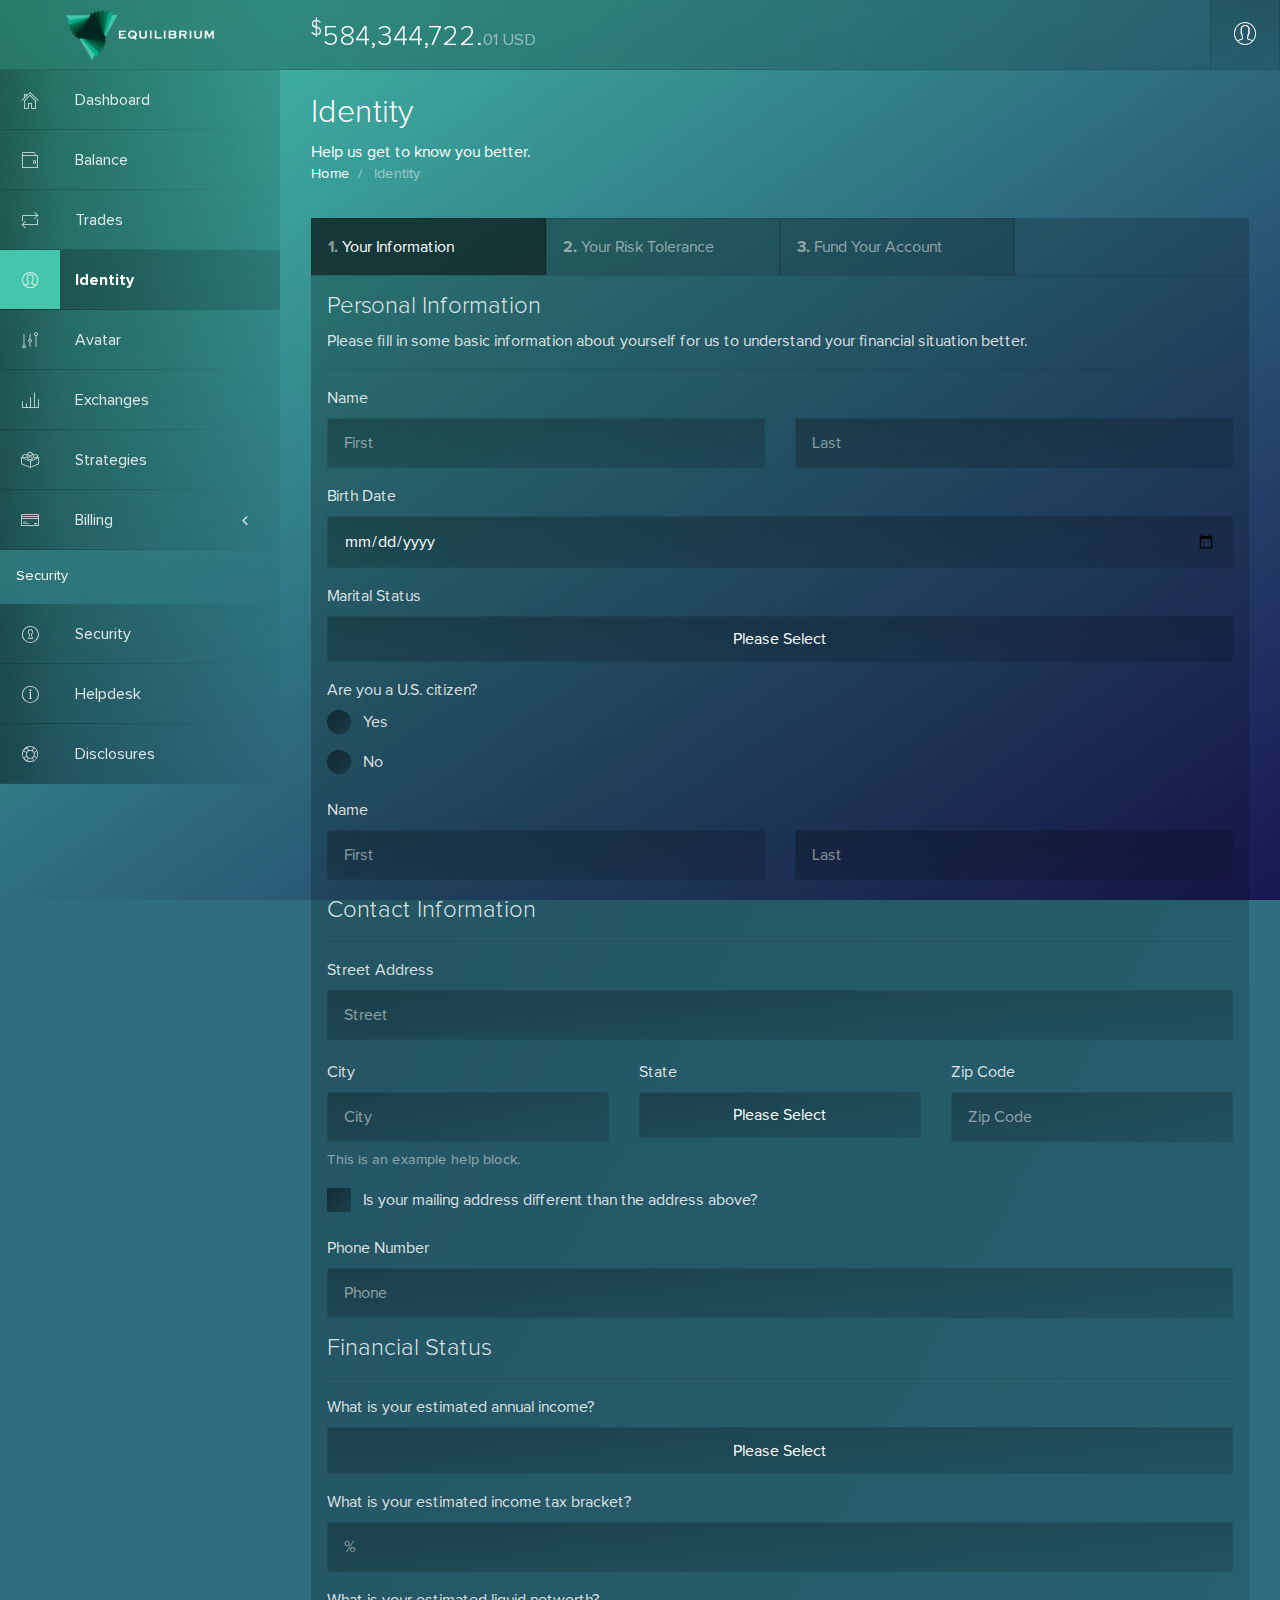
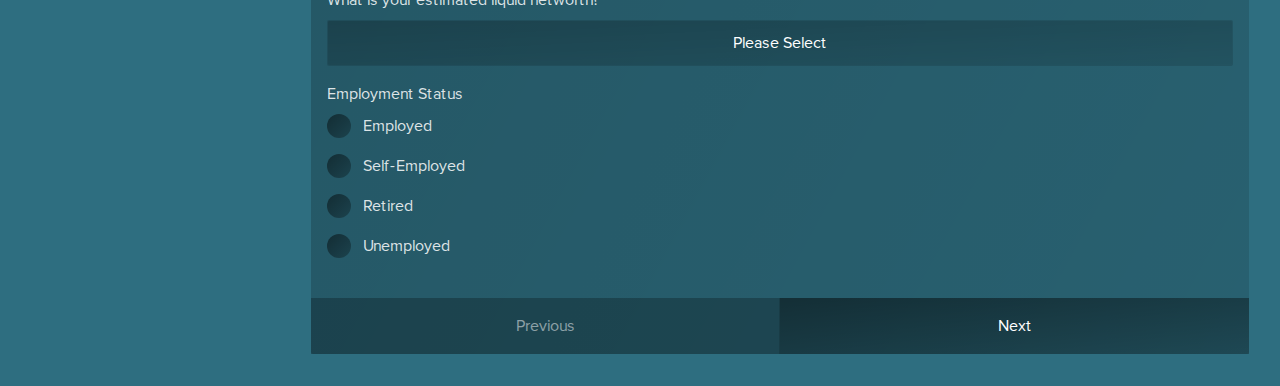
<file: eqbm-dashboard-identity.html>
<!DOCTYPE html >
<html lang="en"> 
  <head>
    <!-- Page Title-->
    <title> Identity - Emotionally Intelligent Behavior Model executed by personalized Investment Avatar.
    </title>
    <!-- Page Meta-->
    <meta name="description" content="Volta is a futuristic Web Application and Admin Dashboard built with Bootstrap, Stylus and CoffeeScript. From a developer trusted by thousands of users."/>
    <meta name="keywords" content="volta, admin, volta admin, dashboard, web, application, template, theme, admin dashboard, admin template, admin theme, web application template, dashboard template, pixevil, pixevil themes, grozav"/>
    <meta name="author" content="Pixevil (https://pixevil.com)"/>
    <meta name="viewport" content="width=device-width, initial-scale=1, minimum-scale=1, maximum-scale=1, user-scalable=no"/>
    <!-- Browser Favicons-->
    <link rel="apple-touch-icon" sizes="180x180" href="resources/icon/apple-touch-icon.png"/>
    <link rel="icon" type="image/png" href="resources/icon/favicon-32x32.png" sizes="32x32"/>
    <link rel="icon" type="image/png" href="resources/icon/favicon-16x16.png" sizes="16x16"/>
    <link rel="manifest" href="resources/icon/manifest.json"/>
    <link rel="mask-icon" href="resources/icon/safari-pinned-tab.svg" color="#ff1643"/>
    <link rel="shortcut icon" href="resources/icon/favicon.ico"/>
    <meta name="msapplication-config" content="resources/icon/browserconfig.xml"/>
    <meta name="theme-color" content="#ff1643"/>
    <!-- Facebook OpenGraph-->
    <meta property="og:title" content="Volta - Web Application and Admin Dashboard"/>
    <meta property="og:type" content="website"/>
    <meta property="og:url" content=""/>
    <meta property="og:image" content="http://pixevil.com/img/template-thumbnails/volta.jpg"/>
    <meta property="og:site_name" content="pixevil"/>
    <!-- Theme-->
    <script src="vendors/cookie/cookie.js" type="text/javascript"></script>
    <script src="resources/js/themes/base.js" type="text/javascript"></script>
    <!-- Loader-->
    <link href="resources/css/loader/loader.css" rel="stylesheet" type="text/css"/>
    <!-- Stylesheets-->
    <link href="vendors/bootstrap/bootstrap.css" rel="stylesheet" type="text/css"/>
    <link href="vendors/animate/animate.css" rel="stylesheet" type="text/css"/>
    <link href="vendors/metismenu/metismenu.css" rel="stylesheet" type="text/css"/>
    <link href="vendors/perfect-scrollbar/perfect-scrollbar.css" rel="stylesheet" type="text/css"/>
    <link href="vendors/font-awesome/font-awesome.css" rel="stylesheet" type="text/css"/>
    <link href="vendors/pixeden-stroke/pixeden-stroke.css" rel="stylesheet" type="text/css"/>
    <link href="resources/css/dashboard/dashboard.css" rel="stylesheet" type="text/css"/>
    <link href="resources/css/dashboard/custom.css" rel="stylesheet" type="text/css"/>
  </head>
  <body itemscope="itemscope" itemtype="http://schema.org/WebPage">
    <!-- Loading Spinner-->
    <div class="loader-wrapper">
      <div class="loader"><span class="loader-block"></span><span class="loader-block"></span><span class="loader-block"></span><span class="loader-block"></span><span class="loader-block"></span><span class="loader-block"></span><span class="loader-block"></span><span class="loader-block"></span><span class="loader-block"></span><span class="loader-block"></span><span class="loader-block"></span><span class="loader-block"></span><span class="loader-block"></span><span class="loader-block"></span><span class="loader-block"></span><span class="loader-block"></span>
      </div>
    </div>
    <!-- /Loading Spinner-->
    <!-- Navbar-->
    <div class="navbar -dark -fixed-top -has-6-items">
        <div class="navbar-wrapper">
          <div class="sidebar-toggle d-lg-none d-none d-sm-block" id="sidebar-toggle-navbar-brand" data-target="#sidebar"><a href="javascript:void(0);"><i class="fa fa-bars"> </i></a></div><a class="navbar-brand d-none d-sm-block" href="dashboard.html">
            <h1>Equilibrium</h1></a>
            <div class="portfolio-balance">
                <h3 class="dashboard-portfolio-balance"><sup>$</sup>584,344,722.<small>01<span> USD</span></small></h3>
            </div>
          <ul class="navbar-nav -right">
            <li class="navbar-profile"><a class="has-morph-dropdown" href="#profile-dropdown"><i class="pe pe-user"></i></a></li>
          </ul>
          <div class="morph-dropdown-wrapper -dark -right">
            <div class="morph-dropdown-list -links">
              <div class="morph-dropdown" id="profile-dropdown">
                <div class="morph-content -links">
                  <div class="morph-profile"><img src="resources/img/users/male11.jpg"/>
                    <h4>John Doe</h4>
                    <p>Senior Web Developer</p>
                  </div>
                  <ul class="morph-links">
                    <li><a href="#">My Profile</a></li>
                    <li><a href="#">Account Settings</a></li>
                  </ul>
                  <div class="_margin-top-1x"><a class="btn -primary -block">Sign Out</a></div>
                </div>
              </div>
            </div>
          </div>
        </div>
      </div>
      <!-- /Navbar-->
      <!-- Left Sidebar -->
      <div class="sidebar -dark -left -slideable" id="sidebar">
        <div class="scrollable">
          <div class="scrollable-content">
            <div class="sidebar-wrapper"> 
              <ul class="sidebar-menu metismenu">
                <li><a href="eqbm-dashboard.html"> <i class="pe pe-home"></i><span> Dashboard</span></a>
                </li>
                <li><a href=javascript:void(0);> <i class="pe pe-wallet"></i><span> Balance</span></a>
                  <ul>
                      <li><a href="eqbm-dashboard-holdings.html">Holdings</a></li>
                      <li><a href="eqbm-dashboard-performance.html">Performance</a></li>
                  </ul>
                </li>
                <li><a href="eqbm-dashboard-trades.html"> <i class="pe pe-repeat"></i><span> Trades</span></a>
                </li>
                <li class="-active active"><a href="eqbm-dashboard-identity.html"> <i class="pe pe-user"></i><span> Identity</span></a>
                </li>
                <li><a href="eqbm-dashboard-avatar.html"> <i class="pe pe-edit"></i><span> Avatar</span></a>
                </li>
                <li><a href="eqbm-dashboard-exchanges.html"> <i class="pe pe-graph3"></i><span> Exchanges</span></a>
                </li>
                <li><a href="eqbm-dashboard-strategies.html"> <i class="pe pe-plugin"></i><span> Strategies</span></a>
                </li>
                <li><a href="javascript:void(0);"> <i class="pe pe-credit"></i><span> Billing</span><span class="fa arrow"></span></a>
                  <ul>
                    <li><a href="eqbm-dashboard-billing-overview.html"> <i></i><span> Overview</span></a>
                    </li>
                    <li><a href="eqbm-dashboard-billing-payments.html"> <i></i><span> Payments</span></a>
                    </li>
                  </ul>
                </li>
                <li class="sidebar-heading"> Security
                </li>
                <li><a href="eqbm-dashboard-security.html"> <i class="pe pe-door-lock"></i><span> Security</span></a>
                </li>
                <li><a href="eqbm-faq.html"> <i class="pe pe-info"></i><span> Helpdesk</span></a>
                </li>
                <li><a href="javascript:void(0);"> <i class="pe pe-help2"></i><span> Disclosures</span></a>
                </li>
              </ul>
            </div>
          </div>
        </div>
      </div>
      <!-- /Left Sidebar-->
    <!-- Content-->
    <div class="content -dark -with-left-sidebar -collapsible">
            <div class="container-fluid">
              <div class="row"> 
                <div class="col -lg-12">
                  <!-- Page Heading-->
                  <div class="page-heading -dark">
                    <h2> Identity
                    </h2><span>Help us get to know you better.</span>
                    <!-- Breadcrumb-->
                    <div class="breadcrumb"><a class="breadcrumb-item" href="">Home</a><a class="breadcrumb-item -active" href="#"> Identity</a>
                    </div>
                    <!-- /Breadcrumb-->
                  </div>
                  <!-- /Page Heading-->
                </div>
              </div>
              <div class="row">
                <div class="col -lg-12">
                  <div class="panel -dark">
                    <form class="form -dark" id="form-basic" method="POST" action="/action_page.js"> 
                      <div class="wizard -dark" id="wizard">
                        <h3>Your Information</h3>
                        <div class="panel-body"> 
                            <!-- Name Group-->
                            <h4>Personal Information</h4>
                            <p>Please fill in some basic information about yourself for us to understand your financial situation better.</p>
                            <hr>
                            <div class="form-group">
                                <label for="form-elements-text">Name</label>
                                <div class="row">
                                    <div class="col -lg-6 -collapsible">
                                        <input class="form-control" id="identity-fname" name="text" type="text" placeholder="First"/>
                                    </div>
                                    <div class="col -lg-6">
                                        <input class="form-control" id="identity-lname" name="text" type="text" placeholder="Last"/>
                                    </div>
                                </div>
                            </div>
                            <!-- /Name Group-->
                            <!-- Birthdate Group-->
                            <div class="form-group">
                                <label for="input-mask-date">Birth Date</label>
                                <input class="form-control" id="identity-birthdate" name="input-mask-date" type="date" placeholder="dd/mm/yyyy" data-inputmask="'alias': 'date'"/>
                            </div>
                            <!-- /Birthdate Group-->
                            <!-- Marital Status-->
                            <div class="form-group">
                                <label for="identity-marital">Marital Status</label>
                                <select class="form-control" id="identity-marital" name="select"> 
                                    <option value="">Please Select</option>
                                    <option value="single">Single</option>
                                    <option value="married">Married</option>
                                    <option value="divorced">Divorced</option>
                                    <option value="married">Widowed</option>
                                </select>
                            </div>
                            <!-- /Marital Status-->
                            <!-- Citizen Group-->
                            <div class="form-group">
                                <label>Are you a U.S. citizen?</label>
                                <div class="form-check -radio">
                                <input class="form-check-input" id="form-elements-radio-1" name="radio" value="yes" type="radio" />
                                <label for="form-elements-radio-1"> Yes</label>
                                </div>
                                <div class="form-check -radio">
                                <input class="form-check-input" id="form-elements-radio-2" name="radio" value="no" type="radio"/>
                                <label for="form-elements-radio-2"> No</label>
                                </div>
                            </div>
                            <!-- /Citizen Group-->
                            <!-- Form Group-->
                            <div class="form-group">
                                <label for="form-elements-text">Name</label>
                                <div class="row">
                                    <div class="col -lg-6 -collapsible">
                                        <input class="form-control" id="identity-fname" name="text" type="text" placeholder="First"/>
                                    </div>
                                    <div class="col -lg-6">
                                        <input class="form-control" id="identity-lname" name="text" type="text" placeholder="Last"/>
                                    </div>
                                </div>
                            </div>
                            <!-- /Form Group-->
                            <!-- Street Group-->
                            <h4>Contact Information</h4>
                            <hr>
                            <div class="form-group">
                                <label for="form-elements-text">Street Address</label>
                                <input class="form-control" id="identity-address" name="address1" type="text" placeholder="Street"/>
                                <div class="row">
                                    <div class="col -lg-4 -collapsible">
                                        <label for="form-elements-text">City</label>
                                        <input class="form-control" id="identity-fname" name="text" type="text" placeholder="City"/>
                                    </div>
                                    <div class="col -lg-4 -collapsible">
                                            <label for="identity-state">State</label>
                                            <select class="form-control" id="identity-state" name="select"> 
                                                <option value="">Please Select</option>
                                                <option value="AL">AL</option>
                                                <option value="AK">AK</option>
                                                <option value="AR">AR</option>	
                                                <option value="AZ">AZ</option>
                                                <option value="CA">CA</option>
                                                <option value="CO">CO</option>
                                                <option value="CT">CT</option>
                                                <option value="DC">DC</option>
                                                <option value="DE">DE</option>
                                                <option value="FL">FL</option>
                                                <option value="GA">GA</option>
                                                <option value="HI">HI</option>
                                                <option value="IA">IA</option>	
                                                <option value="ID">ID</option>
                                                <option value="IL">IL</option>
                                                <option value="IN">IN</option>
                                                <option value="KS">KS</option>
                                                <option value="KY">KY</option>
                                                <option value="LA">LA</option>
                                                <option value="MA">MA</option>
                                                <option value="MD">MD</option>
                                                <option value="ME">ME</option>
                                                <option value="MI">MI</option>
                                                <option value="MN">MN</option>
                                                <option value="MO">MO</option>	
                                                <option value="MS">MS</option>
                                                <option value="MT">MT</option>
                                                <option value="NC">NC</option>	
                                                <option value="NE">NE</option>
                                                <option value="NH">NH</option>
                                                <option value="NJ">NJ</option>
                                                <option value="NM">NM</option>			
                                                <option value="NV">NV</option>
                                                <option value="NY">NY</option>
                                                <option value="ND">ND</option>
                                                <option value="OH">OH</option>
                                                <option value="OK">OK</option>
                                                <option value="OR">OR</option>
                                                <option value="PA">PA</option>
                                                <option value="RI">RI</option>
                                                <option value="SC">SC</option>
                                                <option value="SD">SD</option>
                                                <option value="TN">TN</option>
                                                <option value="TX">TX</option>
                                                <option value="UT">UT</option>
                                                <option value="VT">VT</option>
                                                <option value="VA">VA</option>
                                                <option value="WA">WA</option>
                                                <option value="WI">WI</option>	
                                                <option value="WV">WV</option>
                                                <option value="WY">WY</option>
                                            </select>
                                        </div>
                                    <div class="col -lg-4">
                                        <label for="form-elements-text">Zip Code</label>
                                        <input class="form-control" id="identity-zip" name="text" type="text" placeholder="Zip Code"/>
                                    </div>
                                </div>
                                <div class="help-block">This is an example help block.</div>
                            </div>
                            <!-- /State Group-->
                            <!-- Mailing Match Group-->
                            <div class="form-group">
                                <div class="form-check -checkbox">
                                    <input class="form-check-input" id="identity-mailing-match" name="checkbox" type="checkbox"/>
                                    <label for="identity-mailing-match">Is your mailing address different than the address above?</label>
                                </div>
                            </div>
                            <!-- /Mailing Match Group-->
                            <!-- Phone Number Group-->
                            <div class="form-group">
                                <label for="identity-phone">Phone Number</label>
                                <input class="form-control" id="identity-phone" name="text" type="text" placeholder="Phone"/>
                            </div>
                            <!-- /Phone Number Group-->
                            <h4>Financial Status</h4>
                            <hr>
                            <!-- Annual Income-->
                            <div class="form-group">
                                <label for="identity-income">What is your estimated annual income?</label>
                                <select class="form-control" id="identity-income" name="select"> 
                                    <option value="">Please Select</option>
                                    <option value="1">&#60; $50,000</option>
                                    <option value="2">$50,000 - $250,000</option>
                                    <option value="3">$250,000 - $500,000</option>
                                    <option value="4">$500,000 - $1,000,000</option>
                                    <option value="5">&#62; $1,000,000</option>
                                </select>
                            </div>
                            <!-- /Annual Income-->
                            <div class="form-group">
                                <label for="identity-tax-bracket">What is your estimated income tax bracket?</label>
                                <input type="text" name="tax-bracket" class="form-control" id="identity-tax-bracket" placeholder="%" />
                            </div>
                            <!-- Liquid Net Worth-->
                            <div class="form-group">
                                <label for="identity-worth">What is your estimated liquid networth?</label>
                                <select class="form-control" id="identity-worth" name="select"> 
                                    <option value="">Please Select</option>
                                    <option value="1">&#60; $50,000</option>
                                    <option value="2">$50,000 - $250,000</option>
                                    <option value="3">$250,000 - $500,000</option>
                                    <option value="4">$500,000 - $1,000,000</option>
                                    <option value="5">&#62; $1,000,000</option>
                                </select>
                            </div>
                            <!-- /Liquid Net Worth-->
                            <!-- Employment Status-->
                            <div class="form-group">
                                <label>Employment Status</label>
                                <div class="form-check -radio">
                                    <input class="form-check-input" id="identity-employment-employed" name="radio" value="employed" type="radio" />
                                    <label for="identity-employment-employed">Employed</label>
                                </div>
                                <div class="form-check -radio">
                                    <input class="form-check-input" id="identity-employment-selfemployed" name="radio" value="selfemployed" type="radio" />
                                    <label for="identity-employment-selfemployed">Self-Employed</label>
                                </div>
                                <div class="form-check -radio">
                                    <input class="form-check-input" id="identity-employment-retired" name="radio" value="retired" type="radio" />
                                    <label for="identity-employment-retired">Retired</label>
                                </div>
                                <div class="form-check -radio">
                                        <input class="form-check-input" id="identity-employment-unemployed" name="radio" value="unemployed" type="radio" />
                                        <label for="identity-employment-unemployed">Unemployed</label>
                                    </div>
                            </div>
                            <!-- /Employment Status-->
                        </div>
                        <!-- /Your Information-->
                        <!-- 2. Risk Tolerance-->
                        <h3>Your Risk Tolerance</h3>
                        
                        <div class="panel-body"> 
                            <p>Answer the following questions as honestly as possible. We use these to assess your risk tolerance and suggest a porper portfolio.</p>
                            <hr>
                        <!-- Investment Style -->
                        <div class="form-group">
                            <label for="identity-investment-style">When deciding how to invest your money, which do you care about more?</label>
                            <select class="form-control" id="identity-investment-style" name="select"> 
                                <option value="">Please Select</option>
                                <option value="1">Maximize Gains</option>
                                <option value="2">Minimize Losses</option>
                                <option value="3">Both Equally</option>
                            </select>
                        </div>
                        <!-- /Investment Style-->
                        <!-- Portfolio Interest -->
                        <div class="form-group">
                            <label for="identity-portfolio-interest">Which set of hypothetical portfolio returns in a year is most acceptable to you?</label>
                            <select class="form-control" id="identity-portfolio-interest" name="select"> 
                                <option value="">Please Select</option>
                                <option value="1">Maximize Gains</option>
                                <option value="2">Minimize Losses</option>
                                <option value="3">Both Equally</option>
                            </select>
                        </div>
                        <!-- /Portfolio Interest-->
                        <!-- Market Reaction -->
                        <div class="form-group">
                            <label for="identity-market-reaction">The global stock market is often volatile. If your entire investment portfolio lost 10% of its value in a month during a market decline.</label>
                            <select class="form-control" id="identity-market-reaction" name="select"> 
                                <option value="">Please Select</option>
                                <option value="1">Sell All</option>
                                <option value="2">Sell Some Keep Some</option>
                                <option value="3">Keep All</option>
                            </select>
                        </div>
                        <!-- /Market Reaction-->
                        <!-- Large Expense -->
                        <div class="form-group">
                            <label for="identity-large-expense">Will you need up to 1/4 of your portfolio within the next 10 years for a large expense (house, college, etc.)?</label>
                            <select class="form-control" id="identity-large-expense" name="select"> 
                                <option value="">Please Select</option>
                                <option value="1">Yes</option>
                                <option value="2">No</option>
                                <option value="3">Maybe</option>
                            </select>
                        </div>
                        <!-- /Large Expense-->
                        <!-- Retirement Plan -->
                        <div class="form-group">
                            <label for="identity-retirement-plan">I plan to begin taking withdrawals from this portfolio in (I plan to retire in).</label>
                            <select class="form-control" id="identity-retirement-plan" name="select"> 
                                <option value="">Please Select</option>
                                <option value="1">Within the next 10 years</option>
                                <option value="2">Within the next 20 years</option>
                                <option value="3">After 30+ years</option>
                            </select>
                        </div>
                        <!-- Retirement Plan-->
                        </div>
                        <!-- / 2. Risk Tolerance-->

                        <!-- 3. Your Accounts-->
                        <h3>Fund Your Account</h3>
                        
                        <div class="panel-body"> 
                            <p>Please tell us the types of accounts you will open with us, in addition to any you would like to transfer or rollover.</p>
                            <hr>
                            <div class="row">
                                <div class="col -lg-6">
                                    <!-- Open Account-->
                                    <div class="form-group">
                                        <div class="form-check -radio">
                                            <input class="form-check-input" id="identity-new-account" name="radio" value="open" type="radio" />
                                            <label for="identity-new-account">Open a new account<br><small>Open a new investment account or retirement account.</small></label>
                                        </div>
                                        <div class="form-check -radio">
                                            <input class="form-check-input" id="identity-401rollover" name="radio" value="open" type="radio" />
                                            <label for="identity-401rollover">Rollover a 401(k) Plan<br><small>Move an employer-sponsored retirement plan, such as a 401(k).</small></label>
                                        </div>
                                    </div>
                                    <!-- /Open Account-->
                                </div>
                                <div class="col -lg-6">
                                    <h5>Which type of account will you be opening?</h5>
                                    <div class="form-group">
                                        <div class="form-check -radio">
                                            <input class="form-check-input" id="identity-personal-account" name="radio" value="open" type="radio" />
                                            <label for="identity-personal-account">Personal Investment Account<br><small>A standard, taxable account.</small></label>
                                        </div>
                                    </div>
                                </div>
                            </div>
                            <hr>
                            <div class="row">
                                <div class="col -lg-6">
                                        <!-- More Account-->
                                        <p><b>Tell us about the personal account you will be opening:</b></p>
                                        <div class="form-group">
                                            <div class="form-group">
                                                <label for="identity-estimated-value">Estimated Value:</label>
                                                <input type="text" name="estimated-value" class="form-control" id="identity-estimated-value" placeholder="$" />
                                            </div>
                                            <div class="form-check -radio">
                                                <input class="form-check-input" id="identity-rollover-account" name="radio" value="open" type="radio" />
                                                <label for="identity-rollover-account">Rollover a 401(k) Plan<br><small>Move an employer-sponsored retirement plan, such as a 401(k).</small></label>
                                            </div>
                                        </div>
                                </div>
                                <div class="col -lg-6">
                                        <h5>Will you be making contributions or withdrawing money from the account?</h5>
                                        <div class="form-group">
                                                <div class="form-check -radio">
                                                    <input class="form-check-input" id="identity-contributions" name="radio" value="open" type="radio" />
                                                    <label for="identity-contributions">Contributions</label>
                                                </div>
                                                <div class="form-check -radio">
                                                    <input class="form-check-input" id="identity-distributions" name="radio" value="open" type="radio" />
                                                    <label for="identity-distributions">Distributions</label>
                                                </div>
                                                <div class="form-check -radio">
                                                    <input class="form-check-input" id="identity-neither" name="radio" value="open" type="radio" />
                                                    <label for="identity-neither">Neither</label>
                                                </div>
                                        </div>
                                </div>
                                <!-- /More Account-->
                        </div>
                    </div>
                            

                          
                        </div>
                      </div>
                    </form>
                  </div>
                </div>
              </div>
            </div><!-- /Content -->
          </div>
    <!-- Scripts-->
    <script src="vendors/jquery/jquery.js" type="text/javascript"></script>
    <script src="vendors/gsap/gsap.js" type="text/javascript"></script>
    <script src="vendors/browser/browser.js" type="text/javascript"></script>
    <script src="vendors/hammer/hammer.js" type="text/javascript"></script>
    <script src="vendors/popper/popper.js" type="text/javascript"></script>
    <script src="vendors/moment/moment.js" type="text/javascript"></script>
    <script src="vendors/bootstrap/bootstrap.js" type="text/javascript"></script>
    <script src="vendors/bootstrap/plugins/modal.js" type="text/javascript"></script>
    <script src="vendors/datepicker/datepicker.js" type="text/javascript"></script>
    <script src="vendors/validator/validator.js" type="text/javascript"></script>
    <script src="vendors/perfect-scrollbar/perfect-scrollbar.js" type="text/javascript"></script>
    <script src="vendors/gritter/gritter.js" type="text/javascript"></script>
    <script src="vendors/metismenu/metismenu.js" type="text/javascript"></script>
    <script src="resources/js/animus/animus.js" type="text/javascript"></script>
    <script src="resources/js/components/morph-dropdown.js" type="text/javascript"></script>
    <script src="resources/js/components/navbar.js" type="text/javascript"></script>
    <script src="resources/js/components/panel.js" type="text/javascript"></script>
    <script src="resources/js/components/sidebar.js" type="text/javascript"></script>
    <script src="resources/js/dashboard/dashboard.js" type="text/javascript"></script>
    <script src="vendors/sparkline/sparkline.js" type="text/javascript"></script>
    <script src="vendors/flot/flot.js" type="text/javascript"></script>
    <script src="resources/js/dashboard/views/index.js" type="text/javascript"></script>
    <script src="vendors/steps/steps.js" type="text/javascript"></script>
    <script src="resources/js/dashboard/views/forms/wizard.js" type="text/javascript"></script>
  </body>
</html>
</file>
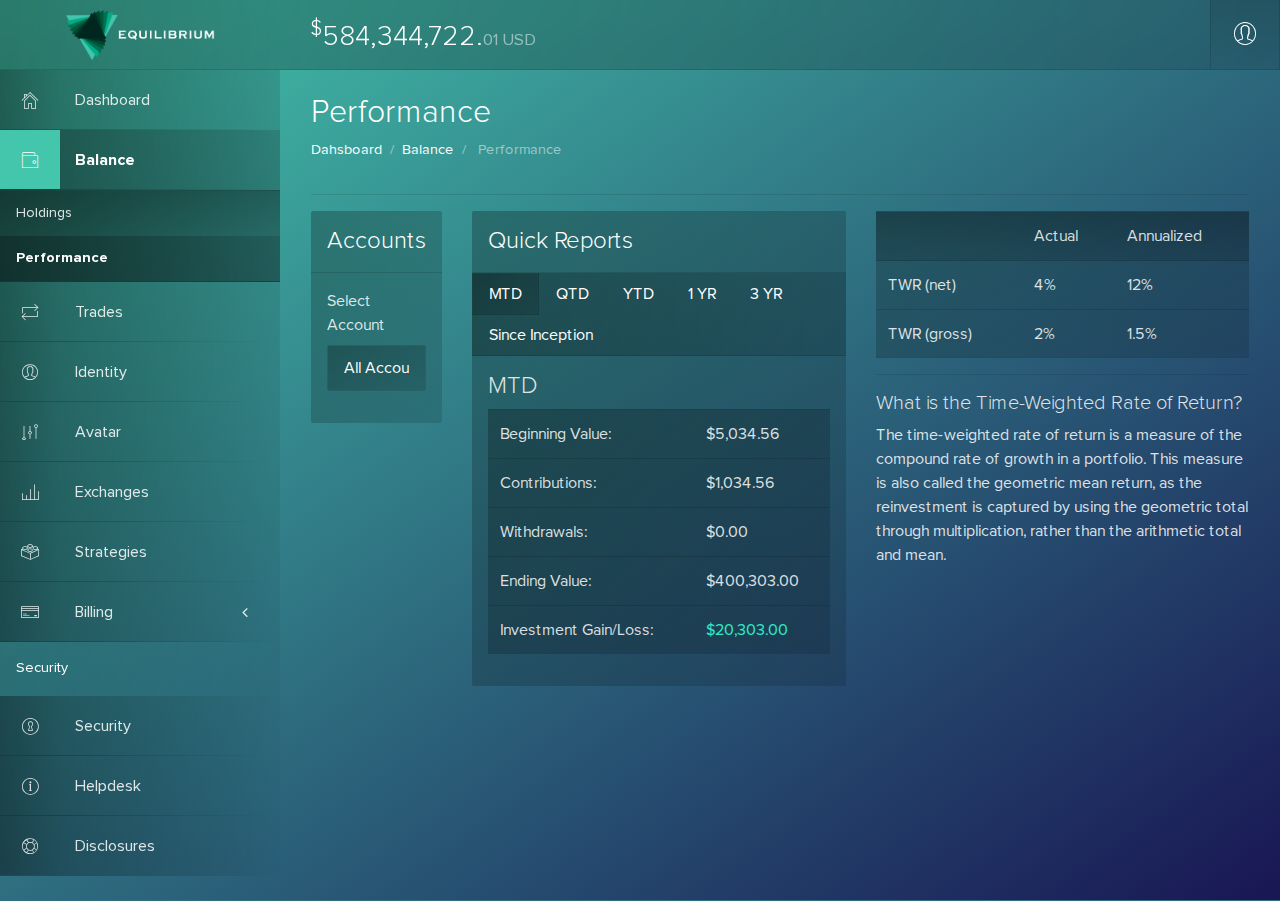
<file: eqbm-dashboard-performance.html>
<!DOCTYPE html >
<html lang="en"> 
  <head>
    <!-- Page Title-->
    <title> Performance - Emotionally Intelligent Behavior Model executed by personalized Investment Avatar.
    </title>
    <!-- Page Meta-->
    <meta name="description" content="Volta is a futuristic Web Application and Admin Dashboard built with Bootstrap, Stylus and CoffeeScript. From a developer trusted by thousands of users."/>
    <meta name="keywords" content="volta, admin, volta admin, dashboard, web, application, template, theme, admin dashboard, admin template, admin theme, web application template, dashboard template, pixevil, pixevil themes, grozav"/>
    <meta name="author" content="Pixevil (https://pixevil.com)"/>
    <meta name="viewport" content="width=device-width, initial-scale=1, minimum-scale=1, maximum-scale=1, user-scalable=no"/>
    <!-- Browser Favicons-->
    <link rel="apple-touch-icon" sizes="180x180" href="resources/icon/apple-touch-icon.png"/>
    <link rel="icon" type="image/png" href="resources/icon/favicon-32x32.png" sizes="32x32"/>
    <link rel="icon" type="image/png" href="resources/icon/favicon-16x16.png" sizes="16x16"/>
    <link rel="manifest" href="resources/icon/manifest.json"/>
    <link rel="mask-icon" href="resources/icon/safari-pinned-tab.svg" color="#ff1643"/>
    <link rel="shortcut icon" href="resources/icon/favicon.ico"/>
    <meta name="msapplication-config" content="resources/icon/browserconfig.xml"/>
    <meta name="theme-color" content="#ff1643"/>
    <!-- Facebook OpenGraph-->
    <meta property="og:title" content="Volta - Web Application and Admin Dashboard"/>
    <meta property="og:type" content="website"/>
    <meta property="og:url" content=""/>
    <meta property="og:image" content="http://pixevil.com/img/template-thumbnails/volta.jpg"/>
    <meta property="og:site_name" content="pixevil"/>
    <!-- Theme-->
    <script src="vendors/cookie/cookie.js" type="text/javascript"></script>
    <script src="resources/js/themes/base.js" type="text/javascript"></script>
    <!-- Loader-->
    <link href="resources/css/loader/loader.css" rel="stylesheet" type="text/css"/>
    <!-- Stylesheets-->
    <link href="vendors/bootstrap/bootstrap.css" rel="stylesheet" type="text/css"/>
    <link href="vendors/animate/animate.css" rel="stylesheet" type="text/css"/>
    <link href="vendors/metismenu/metismenu.css" rel="stylesheet" type="text/css"/>
    <link href="vendors/perfect-scrollbar/perfect-scrollbar.css" rel="stylesheet" type="text/css"/>
    <link href="vendors/font-awesome/font-awesome.css" rel="stylesheet" type="text/css"/>
    <link href="vendors/pixeden-stroke/pixeden-stroke.css" rel="stylesheet" type="text/css"/>
    <link href="resources/css/dashboard/dashboard.css" rel="stylesheet" type="text/css"/>
    <link href="resources/css/dashboard/custom.css" rel="stylesheet" type="text/css"/>
  </head>
  <body itemscope="itemscope" itemtype="http://schema.org/WebPage">
    <!-- Loading Spinner-->
    <div class="loader-wrapper">
      <div class="loader"><span class="loader-block"></span><span class="loader-block"></span><span class="loader-block"></span><span class="loader-block"></span><span class="loader-block"></span><span class="loader-block"></span><span class="loader-block"></span><span class="loader-block"></span><span class="loader-block"></span><span class="loader-block"></span><span class="loader-block"></span><span class="loader-block"></span><span class="loader-block"></span><span class="loader-block"></span><span class="loader-block"></span><span class="loader-block"></span>
      </div>
    </div>
    <!-- /Loading Spinner-->
   <!-- Navbar-->
   <div class="navbar -dark -fixed-top -has-6-items">
        <div class="navbar-wrapper">
          <div class="sidebar-toggle d-lg-none d-none d-sm-block" id="sidebar-toggle-navbar-brand" data-target="#sidebar"><a href="javascript:void(0);"><i class="fa fa-bars"> </i></a></div><a class="navbar-brand d-none d-sm-block" href="dashboard.html">
            <h1>Equilibrium</h1></a>
            <div class="portfolio-balance">
                <h3 class="dashboard-portfolio-balance"><sup>$</sup>584,344,722.<small>01<span> USD</span></small></h3>
            </div>
          <ul class="navbar-nav -right">
            <li class="navbar-profile"><a class="has-morph-dropdown" href="#profile-dropdown"><i class="pe pe-user"></i></a></li>
          </ul>
          <div class="morph-dropdown-wrapper -dark -right">
            <div class="morph-dropdown-list -links">
              
              <div class="morph-dropdown" id="profile-dropdown">
                <div class="morph-content -links">
                  <div class="morph-profile"><img src="resources/img/users/male11.jpg"/>
                    <h4>John Doe</h4>
                    <p>Senior Web Developer</p>
                  </div>
                  <ul class="morph-links">
                    <li><a href="#">My Profile</a></li>
                    <li><a href="#">Account Settings</a></li>
                  </ul>
                  <div class="_margin-top-1x"><a class="btn -primary -block">Sign Out</a></div>
                </div>
              </div>
            </div>
          </div>
        </div>
      </div>
      <!-- /Navbar-->
      <!-- Left Sidebar -->
      <div class="sidebar -dark -left -slideable" id="sidebar">
        <div class="scrollable">
          <div class="scrollable-content">
            <div class="sidebar-wrapper"> 
              <ul class="sidebar-menu metismenu">
                <li><a href="eqbm-dashboard.html"> <i class="pe pe-home"></i><span> Dashboard</span></a>
                </li>
                <li class="-active active"><a href=javascript:void(0);> <i class="pe pe-wallet"></i><span> Balance</span></a>
                  <ul>
                      <li><a href="eqbm-dashboard-holdings.html">Holdings</a></li>
                      <li class="-active active"><a href="eqbm-dashboard-performance.html">Performance</a></li>
                  </ul>
                </li>
                <li><a href="eqbm-dashboard-trades.html"> <i class="pe pe-repeat"></i><span> Trades</span></a>
                </li>
                <li><a href="eqbm-dashboard-identity.html"> <i class="pe pe-user"></i><span> Identity</span></a>
                </li>
                <li><a href="eqbm-dashboard-avatar.html"> <i class="pe pe-edit"></i><span> Avatar</span></a>
                </li>
                <li><a href="eqbm-dashboard-exchanges.html"> <i class="pe pe-graph3"></i><span> Exchanges</span></a>
                </li>
                <li><a href="eqbm-dashboard-strategies.html"> <i class="pe pe-plugin"></i><span> Strategies</span></a>
                </li>
                <li><a href="javascript:void(0);"> <i class="pe pe-credit"></i><span> Billing</span><span class="fa arrow"></span></a>
                  <ul>
                    <li><a href="eqbm-dashboard-billing-overview.html"> <i></i><span> Overview</span></a>
                    </li>
                    <li><a href="eqbm-dashboard-billing-payments.html"> <i></i><span> Payments</span></a>
                    </li>
                  </ul>
                </li>
                <li class="sidebar-heading"> Security
                </li>
                <li><a href="eqbm-dashboard-security.html"> <i class="pe pe-door-lock"></i><span> Security</span></a>
                </li>
                <li><a href="eqbm-faq.html"> <i class="pe pe-info"></i><span> Helpdesk</span></a>
                </li>
                <li><a href="javascript:void(0);"> <i class="pe pe-help2"></i><span> Disclosures</span></a>
                </li>
              </ul>
            </div>
          </div>
        </div>
      </div>
      <!-- /Left Sidebar-->
    <!-- Content-->
    <div class="content -dark -with-left-sidebar -collapsible">
        <div class="container-fluid">
          <div class="row"> 
            <div class="col -lg-12">
              <!-- Page Heading-->
              <div class="page-heading -dark">
                <h2> Performance
                </h2>
                <!-- Breadcrumb-->
                <div class="breadcrumb"><a class="breadcrumb-item" href="eqbm-dashboard.html">Dahsboard</a><a class="breadcrumb-item" href="eqbm-dashboard-balance.html">Balance</a><a class="breadcrumb-item -active"> Performance</a>
                </div>
                <!-- /Breadcrumb-->
              </div>
              <!-- /Page Heading-->
              <hr> 
              <div class="content-body">
                  <div class="row">
                        <div class="col -lg-2">

                                <div class="panel -dark">
                                    <div class="panel-heading">
                                        <h4>Accounts</h4>
                                    </div>
                                    <div class="panel-body"> 
                                        <form class="form -dark" id="form-elements" method="POST" enctype="multipart/form-data">
                                            <!-- Form Group-->
                                            <div class="form-group">
                                                <label for="form-elements-select">Select Account</label>
                                                <select class="form-control" id="form-elements-select" name="select"> 
                                                <option value="" selected>All Accounts</option>   
                                                <option value="1">BTC</option>
                                                <option value="2">XEM</option>
                                                <option value="3">XLM</option>
                                                <option value="4">Ox</option>
                                                <option value="5">ADA</option>
                                                <option value="6">XRP</option>
                                                <option value="7">IOTA</option>
                                                </select>
                                            </div>
                                            <!-- /Form Group-->
                                        </form>
                                    </div>
                                </div>
                        </div>
                        <div class="col -lg-5">
                                <div class="panel -dark">
                                  <div class="panel-heading"> 
                                    <h4> Quick Reports</h4>
                                  </div>
                                  <!-- Nav Tabs-->
                                  <ul class="nav nav-tabs -dark" role="tablist"> 
                                    <li class="nav-item"><a class="nav-link active" data-toggle="tab" href="#mtd" role="tab">MTD</a></li>
                                    <li class="nav-item"><a class="nav-link" data-toggle="tab" href="#qtd" role="tab">QTD</a></li>
                                    <li class="nav-item"><a class="nav-link" data-toggle="tab" href="#ytd" role="tab">YTD</a></li>
                                    <li class="nav-item"><a class="nav-link" data-toggle="tab" href="#1yr" role="tab">1 YR</a></li>
                                    <li class="nav-item"><a class="nav-link" data-toggle="tab" href="#3yr" role="tab">3 YR</a></li>
                                    <li class="nav-item"><a class="nav-link" data-toggle="tab" href="#inception" role="tab">Since Inception</a></li>
                                  </ul>
                                  <!-- /Nav Tabs-->
                                  <div class="panel-body"> 
                                    <!-- Tab Content Panes-->
                                    <div class="tab-content"> 
                                      <!-- Tab Pane-->
                                      <div class="tab-pane active" id="mtd" role="tabpanel"> 
                                        <h4>MTD</h4>
                                        <div class="table-responsive">
                                            <table class="table -dark">
                                                <tbody> 
                                                    <tr> 
                                                        <td id="performance-mtd-beginning-value-title">Beginning Value:</td>
                                                        <td id="performance-mtd-beginning-value-value">$5,034.56</td>
                                                    </tr>
                                                    <tr> 
                                                        <td id="performance-mtd-contributions-title">Contributions:</td>
                                                        <td id="performance-mtd-contributions-value">$1,034.56</td>
                                                    </tr>
                                                    <tr> 
                                                        <td id="performance-mtd-withdrawals-title">Withdrawals:</td>
                                                        <td id="performance-mtd-withdrawals-value">$0.00</td>
                                                    </tr>
                                                    <tr> 
                                                        <td id="performance-mtd-ending-value-title">Ending Value:</td>
                                                        <td id="performance-mtd-ending-value-value">$400,303.00</td>
                                                    </tr>
                                                    <tr> 
                                                        <td id="performance-mtd-investment-gain-loss-title">Investment Gain/Loss:</td>
                                                        <td class="_text-success" id="performance-mtd-investment-gain-loss-value">$20,303.00</td>
                                                    </tr>
                                                </tbody>
                                            </table>    
                                        </div>
                                      </div>
                                      <!-- /Tab Pane-->
                                      <!-- Tab Pane-->
                                      <div class="tab-pane" id="qtd" role="tabpanel"> 
                                        <h4>QTD</h4>
                                        <div class="table-responsive">
                                                <table class="table -dark">
                                                    <tbody> 
                                                        <tr> 
                                                            <td id="performance-mtd-beginning-value-title">Beginning Value:</td>
                                                            <td id="performance-mtd-beginning-value-value">$5,034.56</td>
                                                        </tr>
                                                        <tr> 
                                                            <td id="performance-mtd-contributions-title">Contributions:</td>
                                                            <td id="performance-mtd-contributions-value">$1,034.56</td>
                                                        </tr>
                                                        <tr> 
                                                            <td id="performance-mtd-withdrawals-title">Withdrawals:</td>
                                                            <td id="performance-mtd-withdrawals-value">$0.00</td>
                                                        </tr>
                                                        <tr> 
                                                            <td id="performance-mtd-ending-value-title">Ending Value:</td>
                                                            <td id="performance-mtd-ending-value-value">$400,303.00</td>
                                                        </tr>
                                                        <tr> 
                                                            <td id="performance-mtd-investment-gain-loss-title">Investment Gain/Loss:</td>
                                                            <td class="_text-success" id="performance-mtd-investment-gain-loss-value">$20,303.00</td>
                                                        </tr>
                                                    </tbody>
                                                </table>    
                                            </div>
                                      </div>
                                      <!-- /Tab Pane-->
                                      <!-- Tab Pane-->
                                      <div class="tab-pane" id="ytd" role="tabpanel"> 
                                        <h4>YTD</h4>
                                        <div class="table-responsive">
                                                <table class="table -dark">
                                                    <tbody> 
                                                        <tr> 
                                                            <td id="performance-mtd-beginning-value-title">Beginning Value:</td>
                                                            <td id="performance-mtd-beginning-value-value">$5,034.56</td>
                                                        </tr>
                                                        <tr> 
                                                            <td id="performance-mtd-contributions-title">Contributions:</td>
                                                            <td id="performance-mtd-contributions-value">$1,034.56</td>
                                                        </tr>
                                                        <tr> 
                                                            <td id="performance-mtd-withdrawals-title">Withdrawals:</td>
                                                            <td id="performance-mtd-withdrawals-value">$0.00</td>
                                                        </tr>
                                                        <tr> 
                                                            <td id="performance-mtd-ending-value-title">Ending Value:</td>
                                                            <td id="performance-mtd-ending-value-value">$400,303.00</td>
                                                        </tr>
                                                        <tr> 
                                                            <td id="performance-mtd-investment-gain-loss-title">Investment Gain/Loss:</td>
                                                            <td class="_text-success" id="performance-mtd-investment-gain-loss-value">$20,303.00</td>
                                                        </tr>
                                                    </tbody>
                                                </table>    
                                            </div>
                                      </div>
                                      <!-- /Tab Pane-->
                                      <!-- Tab Pane-->
                                      <div class="tab-pane" id="1yr" role="tabpanel"> 
                                        <h4>1 YR</h4>
                                        <div class="table-responsive">
                                                <table class="table -dark">
                                                    <tbody> 
                                                        <tr> 
                                                            <td id="performance-mtd-beginning-value-title">Beginning Value:</td>
                                                            <td id="performance-mtd-beginning-value-value">$5,034.56</td>
                                                        </tr>
                                                        <tr> 
                                                            <td id="performance-mtd-contributions-title">Contributions:</td>
                                                            <td id="performance-mtd-contributions-value">$1,034.56</td>
                                                        </tr>
                                                        <tr> 
                                                            <td id="performance-mtd-withdrawals-title">Withdrawals:</td>
                                                            <td id="performance-mtd-withdrawals-value">$0.00</td>
                                                        </tr>
                                                        <tr> 
                                                            <td id="performance-mtd-ending-value-title">Ending Value:</td>
                                                            <td id="performance-mtd-ending-value-value">$400,303.00</td>
                                                        </tr>
                                                        <tr> 
                                                            <td id="performance-mtd-investment-gain-loss-title">Investment Gain/Loss:</td>
                                                            <td class="_text-success" id="performance-mtd-investment-gain-loss-value">$20,303.00</td>
                                                        </tr>
                                                    </tbody>
                                                </table>    
                                            </div>
                                      </div>
                                      <!-- /Tab Pane-->
                                      <!-- Tab Pane-->
                                      <div class="tab-pane" id="3yr" role="tabpanel"> 
                                            <h4>3 YR</h4>
                                            <div class="table-responsive">
                                                    <table class="table -dark">
                                                        <tbody> 
                                                            <tr> 
                                                                <td id="performance-mtd-beginning-value-title">Beginning Value:</td>
                                                                <td id="performance-mtd-beginning-value-value">$5,034.56</td>
                                                            </tr>
                                                            <tr> 
                                                                <td id="performance-mtd-contributions-title">Contributions:</td>
                                                                <td id="performance-mtd-contributions-value">$1,034.56</td>
                                                            </tr>
                                                            <tr> 
                                                                <td id="performance-mtd-withdrawals-title">Withdrawals:</td>
                                                                <td id="performance-mtd-withdrawals-value">$0.00</td>
                                                            </tr>
                                                            <tr> 
                                                                <td id="performance-mtd-ending-value-title">Ending Value:</td>
                                                                <td id="performance-mtd-ending-value-value">$400,303.00</td>
                                                            </tr>
                                                            <tr> 
                                                                <td id="performance-mtd-investment-gain-loss-title">Investment Gain/Loss:</td>
                                                                <td class="_text-success" id="performance-mtd-investment-gain-loss-value">$20,303.00</td>
                                                            </tr>
                                                        </tbody>
                                                    </table>    
                                                </div>
                                          </div>
                                       <!-- /Tab Pane-->
                                       <!-- Tab Pane-->
                                      <div class="tab-pane" id="inception" role="tabpanel"> 
                                            <h4>Since Inception</h4>
                                            <div class="table-responsive">
                                                    <table class="table -dark">
                                                        <tbody> 
                                                            <tr> 
                                                                <td id="performance-mtd-beginning-value-title">Beginning Value:</td>
                                                                <td id="performance-mtd-beginning-value-value">$5,034.56</td>
                                                            </tr>
                                                            <tr> 
                                                                <td id="performance-mtd-contributions-title">Contributions:</td>
                                                                <td id="performance-mtd-contributions-value">$1,034.56</td>
                                                            </tr>
                                                            <tr> 
                                                                <td id="performance-mtd-withdrawals-title">Withdrawals:</td>
                                                                <td id="performance-mtd-withdrawals-value">$0.00</td>
                                                            </tr>
                                                            <tr> 
                                                                <td id="performance-mtd-ending-value-title">Ending Value:</td>
                                                                <td id="performance-mtd-ending-value-value">$400,303.00</td>
                                                            </tr>
                                                            <tr> 
                                                                <td id="performance-mtd-investment-gain-loss-title">Investment Gain/Loss:</td>
                                                                <td class="_text-success" id="performance-mtd-investment-gain-loss-value">$20,303.00</td>
                                                            </tr>
                                                        </tbody>
                                                    </table>    
                                                </div>
                                          </div>
                                       <!-- /Tab Pane-->
                                    </div>
                                    <!-- /Tab Content Panes-->
                                  </div>
                                </div>
                              </div>
                              <div class="col -lg-5">
                                    <div class="table-responsive">
                                            <table class="table -dark">
                                                <thead>
                                                    <td></td>
                                                    <td>Actual</td>
                                                    <td>Annualized</td>
                                                </thead>
                                                <tbody> 
                                                    <tr> 
                                                        <td id="performance-twr-net">TWR (net)</td>
                                                        <td id="performance-twr-net-actual">4%</td>
                                                        <td id="performance-twr-net-annualized">12%</td>
                                                    </tr>
                                                    <tr> 
                                                        <td id="performance-twr-gross">TWR (gross)</td>
                                                        <td id="performance-twr-gross-actual">2%</td>
                                                        <td id="performance-twr-gross-annualized">1.5%</td>
                                                    </tr>
                                                </tbody>
                                            </table>    
                                        </div>
                                        <div class="notes">
                                            <hr>
                                            <h5>What is the Time-Weighted Rate of Return?</h5>
                                            <p>The time-weighted rate of return is a measure of the compound rate of growth in a portfolio. 
                                                This measure is also called the geometric mean return, as the reinvestment is captured by 
                                                using the geometric total through multiplication, rather than the arithmetic total and mean.</p>
                                        </div>
                              </div>
                  </div>
              </div>
            </div>
          </div>
        </div>
      </div>
      <!-- /Content-->
    <!-- Scripts-->
    <script src="vendors/jquery/jquery.js" type="text/javascript"></script>
    <script src="vendors/gsap/gsap.js" type="text/javascript"></script>
    <script src="vendors/browser/browser.js" type="text/javascript"></script>
    <script src="vendors/hammer/hammer.js" type="text/javascript"></script>
    <script src="vendors/popper/popper.js" type="text/javascript"></script>
    <script src="vendors/moment/moment.js" type="text/javascript"></script>
    <script src="vendors/bootstrap/bootstrap.js" type="text/javascript"></script>
    <script src="vendors/bootstrap/plugins/modal.js" type="text/javascript"></script>
    <script src="vendors/datepicker/datepicker.js" type="text/javascript"></script>
    <script src="vendors/validator/validator.js" type="text/javascript"></script>
    <script src="vendors/perfect-scrollbar/perfect-scrollbar.js" type="text/javascript"></script>
    <script src="vendors/gritter/gritter.js" type="text/javascript"></script>
    <script src="vendors/metismenu/metismenu.js" type="text/javascript"></script>
    <script src="resources/js/animus/animus.js" type="text/javascript"></script>
    <script src="resources/js/components/morph-dropdown.js" type="text/javascript"></script>
    <script src="resources/js/components/navbar.js" type="text/javascript"></script>
    <script src="resources/js/components/panel.js" type="text/javascript"></script>
    <script src="resources/js/components/sidebar.js" type="text/javascript"></script>
    <script src="resources/js/dashboard/dashboard.js" type="text/javascript"></script>
    <script src="vendors/sparkline/sparkline.js" type="text/javascript"></script>
    <script src="vendors/flot/flot.js" type="text/javascript"></script>
    <script src="resources/js/dashboard/views/index.js" type="text/javascript"></script>
  </body>
</html>
</file>
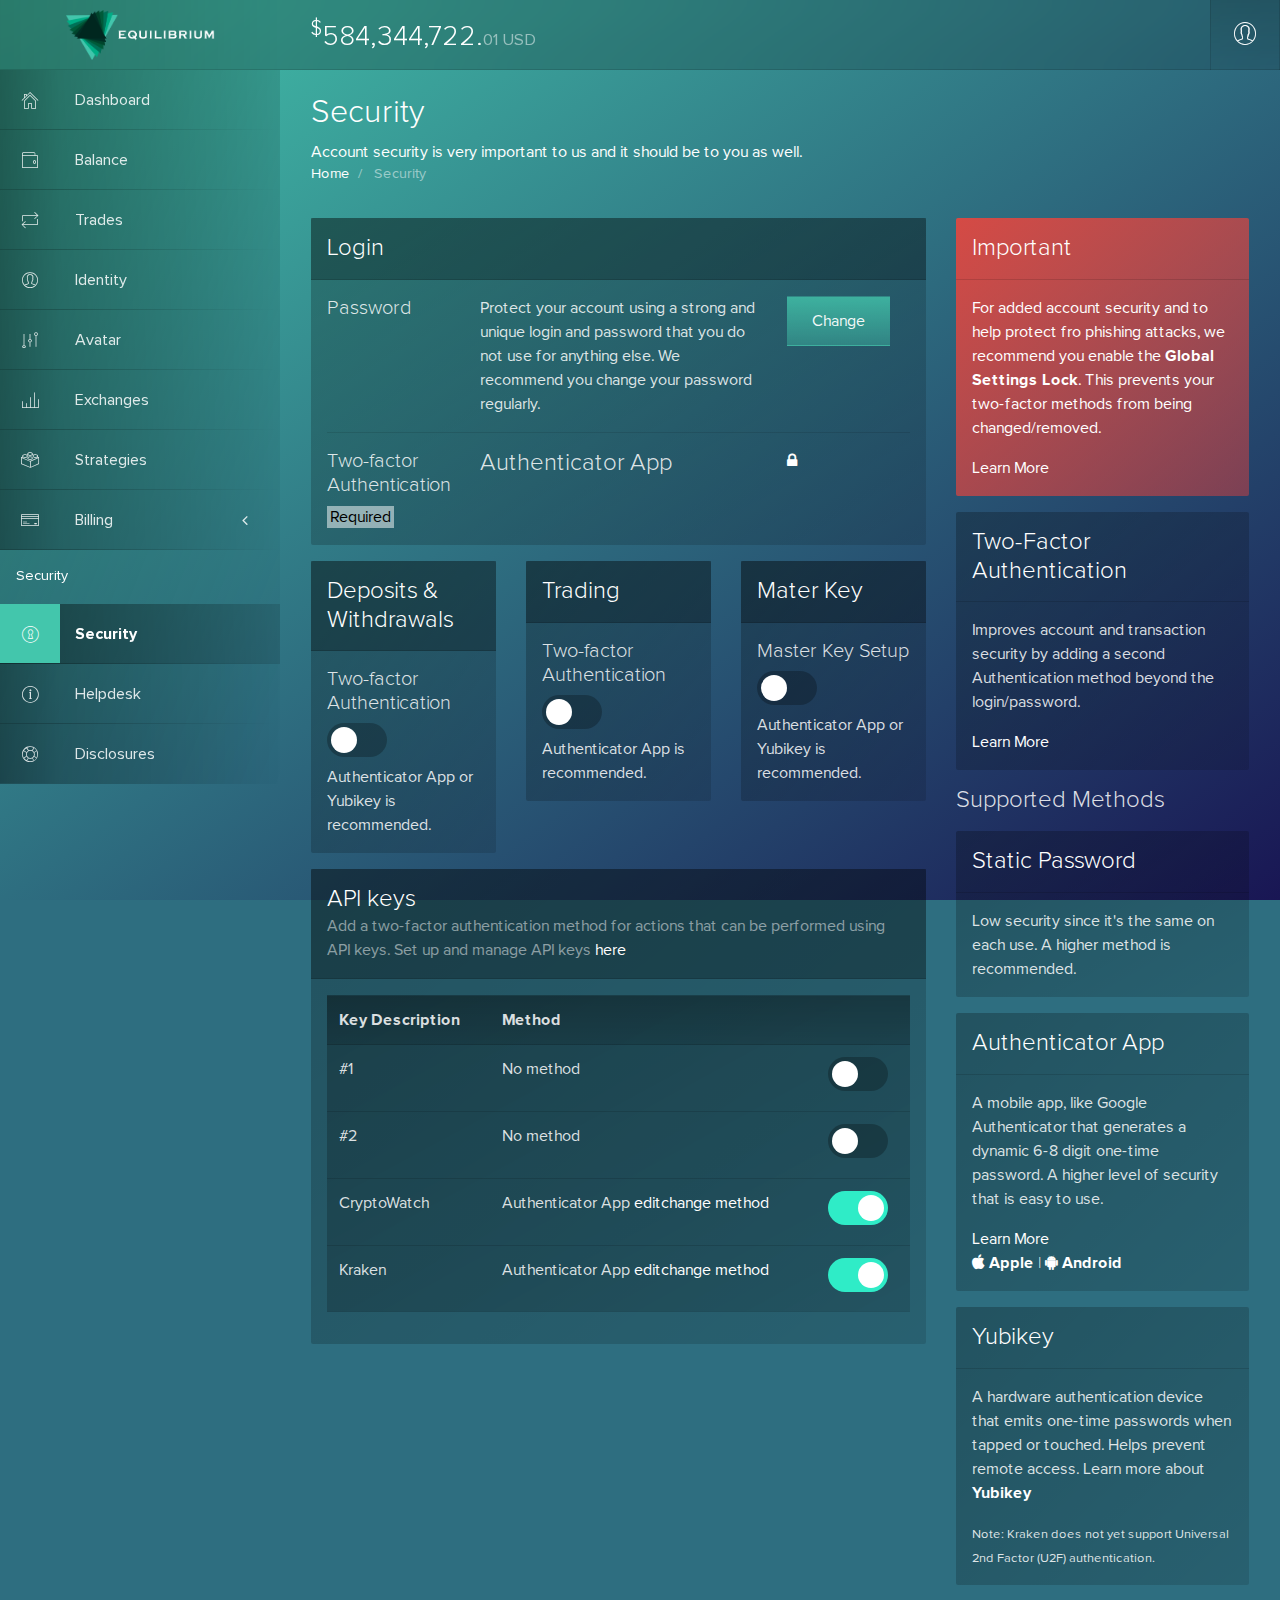
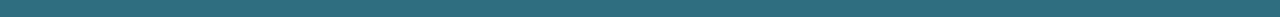
<file: eqbm-dashboard-security.html>
<!DOCTYPE html >
<html lang="en"> 
  <head>
    <!-- Page Title-->
    <title> Security - Emotionally Intelligent Behavior Model executed by personalized Investment Avatar.
    </title>
    <!-- Page Meta-->
    <meta name="description" content="Volta is a futuristic Web Application and Admin Dashboard built with Bootstrap, Stylus and CoffeeScript. From a developer trusted by thousands of users."/>
    <meta name="keywords" content="volta, admin, volta admin, dashboard, web, application, template, theme, admin dashboard, admin template, admin theme, web application template, dashboard template, pixevil, pixevil themes, grozav"/>
    <meta name="author" content="Pixevil (https://pixevil.com)"/>
    <meta name="viewport" content="width=device-width, initial-scale=1, minimum-scale=1, maximum-scale=1, user-scalable=no"/>
    <!-- Browser Favicons-->
    <link rel="apple-touch-icon" sizes="180x180" href="resources/icon/apple-touch-icon.png"/>
    <link rel="icon" type="image/png" href="resources/icon/favicon-32x32.png" sizes="32x32"/>
    <link rel="icon" type="image/png" href="resources/icon/favicon-16x16.png" sizes="16x16"/>
    <link rel="manifest" href="resources/icon/manifest.json"/>
    <link rel="mask-icon" href="resources/icon/safari-pinned-tab.svg" color="#ff1643"/>
    <link rel="shortcut icon" href="resources/icon/favicon.ico"/>
    <meta name="msapplication-config" content="resources/icon/browserconfig.xml"/>
    <meta name="theme-color" content="#ff1643"/>
    <!-- Facebook OpenGraph-->
    <meta property="og:title" content="Volta - Web Application and Admin Dashboard"/> 
    <meta property="og:type" content="website"/>
    <meta property="og:url" content=""/>
    <meta property="og:image" content="http://pixevil.com/img/template-thumbnails/volta.jpg"/>
    <meta property="og:site_name" content="pixevil"/>
    <!-- Theme-->
    <script src="vendors/cookie/cookie.js" type="text/javascript"></script>
    <script src="resources/js/themes/base.js" type="text/javascript"></script>
    <!-- Loader-->
    <link href="resources/css/loader/loader.css" rel="stylesheet" type="text/css"/>
    <!-- Stylesheets-->
    <link href="vendors/bootstrap/bootstrap.css" rel="stylesheet" type="text/css"/>
    <link href="vendors/animate/animate.css" rel="stylesheet" type="text/css"/>
    <link href="vendors/metismenu/metismenu.css" rel="stylesheet" type="text/css"/>
    <link href="vendors/perfect-scrollbar/perfect-scrollbar.css" rel="stylesheet" type="text/css"/>
    <link href="vendors/font-awesome/font-awesome.css" rel="stylesheet" type="text/css"/>
    <link href="vendors/pixeden-stroke/pixeden-stroke.css" rel="stylesheet" type="text/css"/>
    <link href="resources/css/dashboard/dashboard.css" rel="stylesheet" type="text/css"/>
    <link href="resources/css/dashboard/custom.css" rel="stylesheet" type="text/css"/>
  </head>
  <body itemscope="itemscope" itemtype="http://schema.org/WebPage">
    <!-- Loading Spinner-->
    <div class="loader-wrapper">
      <div class="loader"><span class="loader-block"></span><span class="loader-block"></span><span class="loader-block"></span><span class="loader-block"></span><span class="loader-block"></span><span class="loader-block"></span><span class="loader-block"></span><span class="loader-block"></span><span class="loader-block"></span><span class="loader-block"></span><span class="loader-block"></span><span class="loader-block"></span><span class="loader-block"></span><span class="loader-block"></span><span class="loader-block"></span><span class="loader-block"></span>
      </div>
    </div>
    <!-- /Loading Spinner-->
    <!-- Navbar-->
    <div class="navbar -dark -fixed-top -has-6-items">
        <div class="navbar-wrapper">
          <div class="sidebar-toggle d-lg-none d-none d-sm-block" id="sidebar-toggle-navbar-brand" data-target="#sidebar"><a href="javascript:void(0);"><i class="fa fa-bars"> </i></a></div><a class="navbar-brand d-none d-sm-block" href="dashboard.html">
            <h1>Equilibrium</h1></a>
            <div class="portfolio-balance">
                <h3 class="dashboard-portfolio-balance"><sup>$</sup>584,344,722.<small>01<span> USD</span></small></h3>
            </div>
          <ul class="navbar-nav -right">
            <li class="navbar-profile"><a class="has-morph-dropdown" href="#profile-dropdown"><i class="pe pe-user"></i></a></li>
          </ul>
          <div class="morph-dropdown-wrapper -dark -right">
            <div class="morph-dropdown-list -links">
              <div class="morph-dropdown" id="profile-dropdown">
                <div class="morph-content -links">
                  <div class="morph-profile"><img src="resources/img/users/male11.jpg"/>
                    <h4>John Doe</h4>
                    <p>Senior Web Developer</p>
                  </div>
                  <ul class="morph-links">
                    <li><a href="#">My Profile</a></li>
                    <li><a href="#">Account Settings</a></li>
                  </ul>
                  <div class="_margin-top-1x"><a class="btn -primary -block">Sign Out</a></div>
                </div>
              </div>
            </div>
          </div>
        </div>
      </div>
      <!-- /Navbar-->
      <!-- Left Sidebar -->
      <div class="sidebar -dark -left -slideable" id="sidebar">
        <div class="scrollable">
          <div class="scrollable-content">
            <div class="sidebar-wrapper"> 
              <ul class="sidebar-menu metismenu">
                <li><a href="eqbm-dashboard.html"> <i class="pe pe-home"></i><span> Dashboard</span></a>
                </li>
                <li><a href=javascript:void(0);> <i class="pe pe-wallet"></i><span> Balance</span></a>
                  <ul>
                      <li><a href="eqbm-dashboard-holdings.html">Holdings</a></li>
                      <li><a href="eqbm-dashboard-performance.html">Performance</a></li>
                  </ul>
                </li>
                <li><a href="eqbm-dashboard-trades.html"> <i class="pe pe-repeat"></i><span> Trades</span></a>
                </li>
                <li><a href="eqbm-dashboard-identity.html"> <i class="pe pe-user"></i><span> Identity</span></a>
                </li>
                <li><a href="eqbm-dashboard-avatar.html"> <i class="pe pe-edit"></i><span> Avatar</span></a>
                </li>
                <li><a href="eqbm-dashboard-exchanges.html"> <i class="pe pe-graph3"></i><span> Exchanges</span></a>
                </li>
                <li><a href="eqbm-dashboard-strategies.html"> <i class="pe pe-plugin"></i><span> Strategies</span></a>
                </li>
                <li><a href="javascript:void(0);"> <i class="pe pe-credit"></i><span> Billing</span><span class="fa arrow"></span></a>
                  <ul>
                    <li><a href="eqbm-dashboard-billing-overview.html"> <i></i><span> Overview</span></a>
                    </li>
                    <li><a href="eqbm-dashboard-billing-payments.html"> <i></i><span> Payments</span></a>
                    </li>
                  </ul>
                </li>
                <li class="sidebar-heading"> Security
                </li>
                <li class="-active active"><a href="eqbm-dashboard-security.html"> <i class="pe pe-door-lock"></i><span> Security</span></a>
                </li>
                <li><a href="eqbm-faq.html"> <i class="pe pe-info"></i><span> Helpdesk</span></a>
                </li>
                <li><a href="javascript:void(0);"> <i class="pe pe-help2"></i><span> Disclosures</span></a>
                </li>
              </ul>
            </div>
          </div>
        </div>
      </div>
      <!-- /Left Sidebar-->
      <div class="content -dark -with-left-sidebar -collapsible">
        <div class="container-fluid">
          <div class="row"> 
            <div class="col -lg-12">
              <!-- Page Heading-->
              <div class="page-heading -dark">
                <h2> Security
                </h2><span>Account security is very important to us and it should be to you as well.</span>
                <!-- Breadcrumb-->
                <div class="breadcrumb"><a class="breadcrumb-item" href="">Home</a><a class="breadcrumb-item -active" href="#"> Security</a>
                </div>
                <!-- /Breadcrumb-->
              </div>
              <!-- /Page Heading-->
            </div>
          </div>
          <div class="row">
            <div class="col -lg-8">
                <div class="row">
                    <div class="col -lg-12">
                        <div class="panel -dark">
                            <div class="panel-heading -dark">
                                <h4>Login</h4>
                            </div>
                            <div class="panel-body">
                                <div class="row">
                                    <div class="col -lg-3">
                                        <h5>Password</h5>
                                    </div>
                                    <div class="col -lg-6">
                                        <p>Protect your account using a strong and unique login and password that you do not use for anything else. We recommend you change your password regularly.</p>
                                    </div>
                                    <div class="col -lg-3">
                                        <a class="btn -primary" href="#">Change</a>
                                    </div>
                                </div>
                                <hr>
                                <div class="row">
                                    <div class="col -lg-3">
                                        <h5>Two-factor Authentication</h5><span><mark>Required</mark></span>
                                    </div>
                                    <div class="col -lg-6">
                                        <h4>Authenticator App</h4>
                                    </div>
                                    <div class="col -lg-3">
                                        <a href="#"><i class="fa fa-lock"></i></a>
                                    </div>
                                </div>
                            </div>
                        </div>
                    </div>
                </div>
                <div class="row">
                    <div class="col -lg-4">
                        <div class="panel -dark">
                            <div class="panel-heading -dark">
                                <h4>Deposits & Withdrawals</h4>
                            </div>
                            <div class="panel-body">
                                <h5>Two-factor Authentication</h5>
                                <label class="switch">
                                    <input type="checkbox">
                                    <span class="slider round"></span>
                                </label>
                                <p>Authenticator App or Yubikey is recommended.</p>
                            </div>
                        </div>
                    </div>
                    <div class="col -lg-4">
                        <div class="panel -dark">
                            <div class="panel-heading -dark">
                                <h4>Trading</h4>
                            </div>
                            <div class="panel-body">
                                <h5>Two-factor Authentication</h5>
                                <label class="switch">
                                    <input type="checkbox">
                                    <span class="slider round"></span>
                                </label>
                                <p>Authenticator App is recommended.</p>
                            </div>
                        </div>
                    </div>
                    <div class="col -lg-4">
                        <div class="panel -dark">
                            <div class="panel-heading -dark">
                                <h4>Mater Key</h4>
                            </div>
                            <div class="panel-body">
                                <h5>Master Key Setup</h5>
                                <label class="switch">
                                    <input type="checkbox">
                                    <span class="slider round"></span>
                                </label>
                                <p>Authenticator App or Yubikey is recommended.</p>
                            </div>
                        </div>
                    </div>
                </div>
                <div class="row">
                    <div class="col -lg-12">
                        <div class="panel -dark">
                            <div class="panel-heading -dark">
                                <h4>API keys</h4><span>Add a two-factor authentication method for actions that can be performed using API keys. Set up and manage API keys <a href="#">here</a></span>
                            </div>
                            <div class="panel-body">
                                <div class="table-responsive">
                                    <table class="table -dark">
                                        <thead> 
                                        <tr> 
                                            <th>Key Description</th>
                                            <th>Method</th>
                                            <th></th>
                                        </tr>
                                        </thead>
                                        <tbody> 
                                            <tr> 
                                                <td>#1</td>
                                                <td>No method</td>
                                                <td>
                                                    <label class="switch">
                                                        <input type="checkbox">
                                                        <span class="slider round"></span>
                                                    </label>
                                                </td>
                                            </tr>
                                            <tr> 
                                                <td>#2</td>
                                                <td>No method</td>
                                                <td>
                                                    <label class="switch">
                                                        <input type="checkbox">
                                                        <span class="slider round"></span>
                                                    </label>
                                                </td>
                                            </tr>
                                            <tr> 
                                                <td>CryptoWatch</td>
                                                <td>Authenticator App <a href="#">edit</a><a href="#">change method</a></td>
                                                <td>
                                                    <label class="switch">
                                                        <input checked type="checkbox">
                                                        <span class="slider round"></span>
                                                    </label>
                                                </td>
                                            </tr>
                                            <tr> 
                                                <td>Kraken</td>
                                                <td>Authenticator App <a href="#">edit</a><a href="#">change method</a></td>
                                                <td>
                                                    <label class="switch">
                                                        <input checked type="checkbox">
                                                        <span class="slider round"></span>
                                                    </label>
                                                </td>
                                            </tr>
                                        </tbody>
                                    </table>
                                </div>
                            </div>
                        </div>
                    </div>
                </div>
            </div>
            <div class="col -lg-4">
                <div class="panel -danger">
                    <div class="panel-heading">
                        <h4>Important</h4>
                    </div>
                    <div class="panel-body">
                        <p>For added account security and to help protect fro phishing attacks, we recommend you enable the <a href="#">Global Settings Lock</a>. This prevents your two-factor methods from being changed/removed.</p>
                        <a href="#">Learn More</a>
                    </div>
                </div>
                <div class="panel -dark">
                    <div class="panel-heading">
                        <h4>Two-Factor Authentication</h4>
                    </div>
                    <div class="panel-body">
                        <p>Improves account and transaction security by adding a second Authentication method beyond the login/password.</p>
                        <a href="#">Learn More</a>
                    </div>
                </div>
                <div class="panel">
                    <h4>Supported Methods</h4>
                </div>
                <div class="panel -dark">
                    <div class="panel-heading">
                        <h4>Static Password</h4>
                    </div>
                    <div class="panel-body">
                        <p>Low security since it's the same on each use. A higher method is recommended.</p>
                    </div>
                </div>
                <div class="panel -dark">
                    <div class="panel-heading">
                        <h4>Authenticator App</h4>
                    </div>
                    <div class="panel-body">
                        <p>A mobile app, like Google Authenticator that generates a dynamic 6-8 digit one-time password. A higher level of security that is easy to use.</p>
                        <a href="#">Learn More</a>
                        <p><a href="#"><i class="fa fa-apple"></i> Apple</a> | <a href="#"><i class="fa fa-android"></i> Android</a></p>
                    </div>
                </div>
                <div class="panel -dark">
                    <div class="panel-heading">
                        <h4>Yubikey</h4>
                    </div>
                    <div class="panel-body">
                        <p>A hardware authentication device that emits one-time passwords when tapped or touched. Helps prevent remote access. Learn more about <a href="#">Yubikey</a></p>
                        <small>Note: Kraken does not yet support Universal 2nd Factor (U2F) authentication.</small>
                    </div>
                </div>
            </div>
          </div>
        </div>
    </div><!-- /Content -->
    <!-- Scripts-->
    <script src="vendors/jquery/jquery.js" type="text/javascript"></script>
    <script src="vendors/gsap/gsap.js" type="text/javascript"></script>
    <script src="vendors/browser/browser.js" type="text/javascript"></script>
    <script src="vendors/hammer/hammer.js" type="text/javascript"></script>
    <script src="vendors/popper/popper.js" type="text/javascript"></script>
    <script src="vendors/moment/moment.js" type="text/javascript"></script>
    <script src="vendors/bootstrap/bootstrap.js" type="text/javascript"></script>
    <script src="vendors/bootstrap/plugins/modal.js" type="text/javascript"></script>
    <script src="vendors/datepicker/datepicker.js" type="text/javascript"></script>
    <script src="vendors/validator/validator.js" type="text/javascript"></script>
    <script src="vendors/perfect-scrollbar/perfect-scrollbar.js" type="text/javascript"></script>
    <script src="vendors/gritter/gritter.js" type="text/javascript"></script>
    <script src="vendors/metismenu/metismenu.js" type="text/javascript"></script>
    <script src="resources/js/animus/animus.js" type="text/javascript"></script>
    <script src="resources/js/components/morph-dropdown.js" type="text/javascript"></script>
    <script src="resources/js/components/navbar.js" type="text/javascript"></script>
    <script src="resources/js/components/panel.js" type="text/javascript"></script>
    <script src="resources/js/components/sidebar.js" type="text/javascript"></script>
    <script src="resources/js/dashboard/dashboard.js" type="text/javascript"></script>
    <script src="vendors/sparkline/sparkline.js" type="text/javascript"></script>
    <script src="vendors/flot/flot.js" type="text/javascript"></script>
    <script src="resources/js/dashboard/views/index.js" type="text/javascript"></script>
    <script src="vendors/steps/steps.js" type="text/javascript"></script>
    <script src="resources/js/dashboard/views/forms/wizard.js" type="text/javascript"></script>
  </body>
</html>
</file>
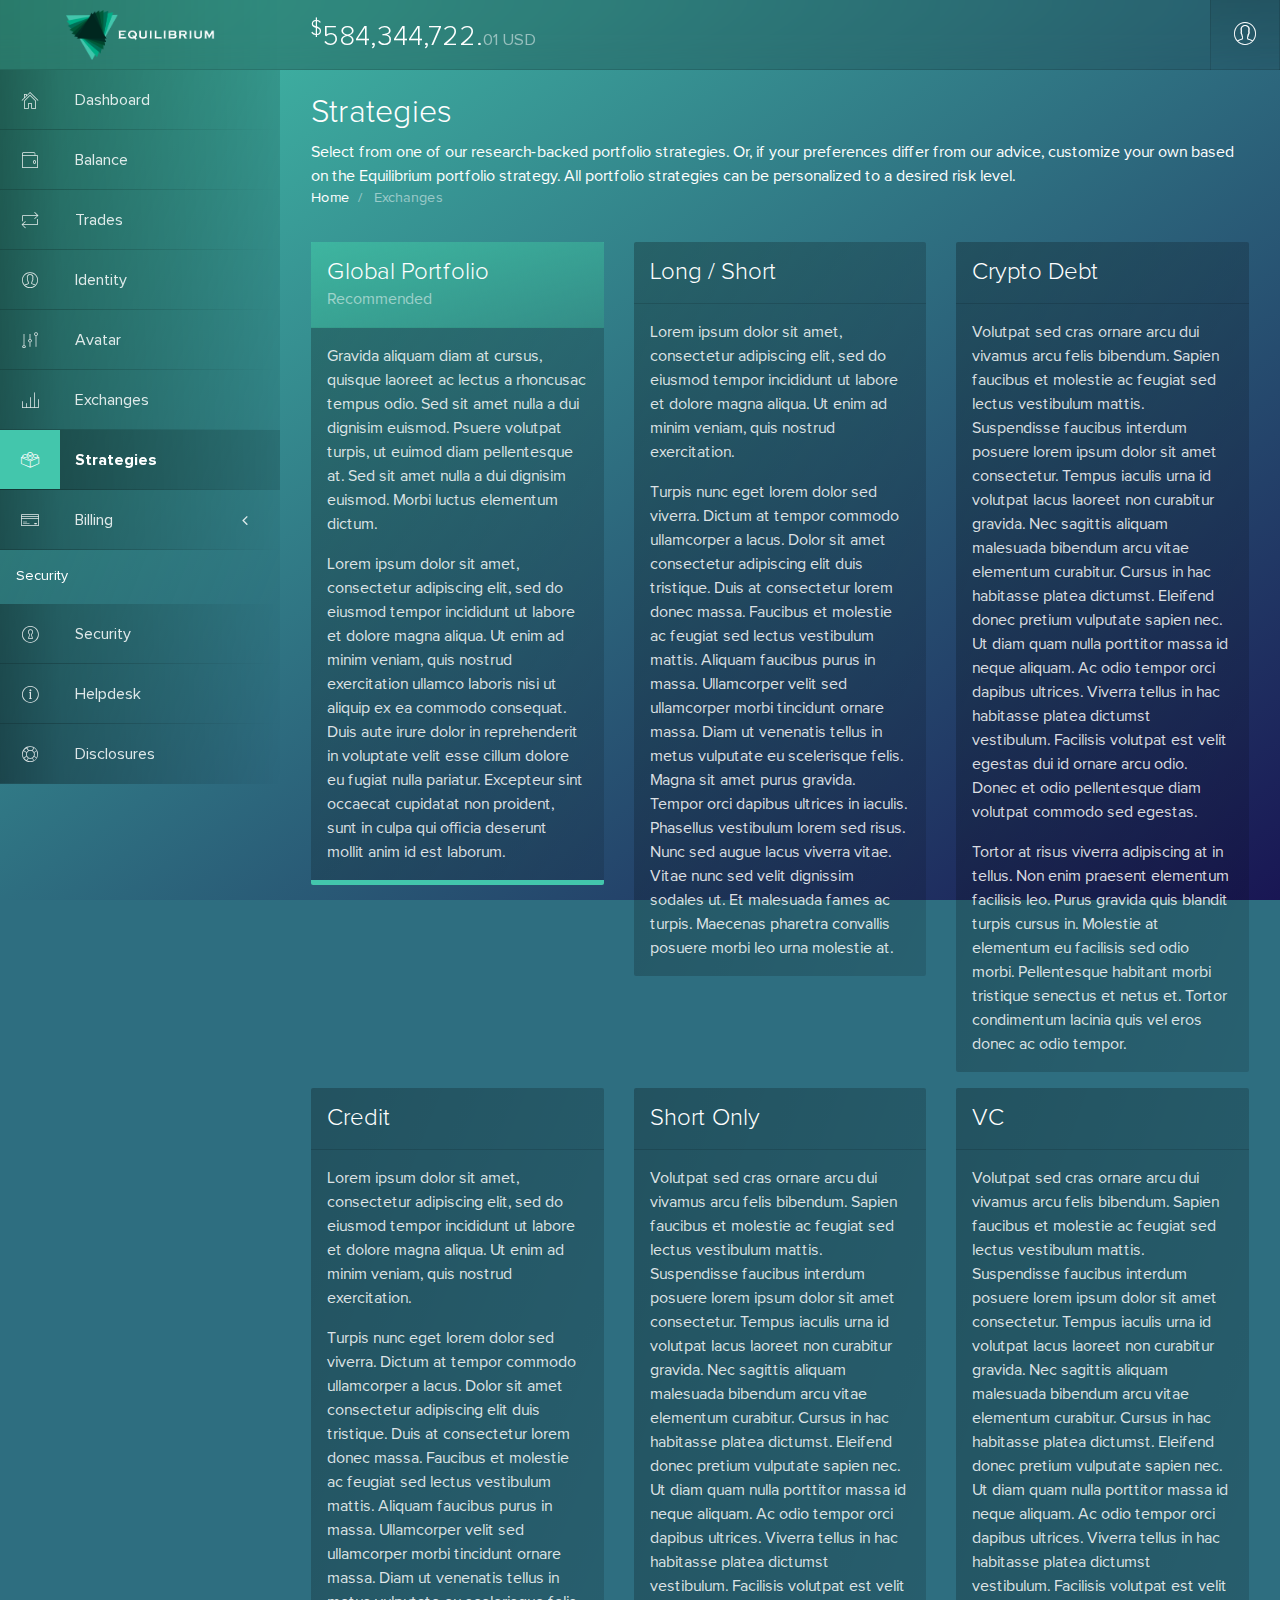
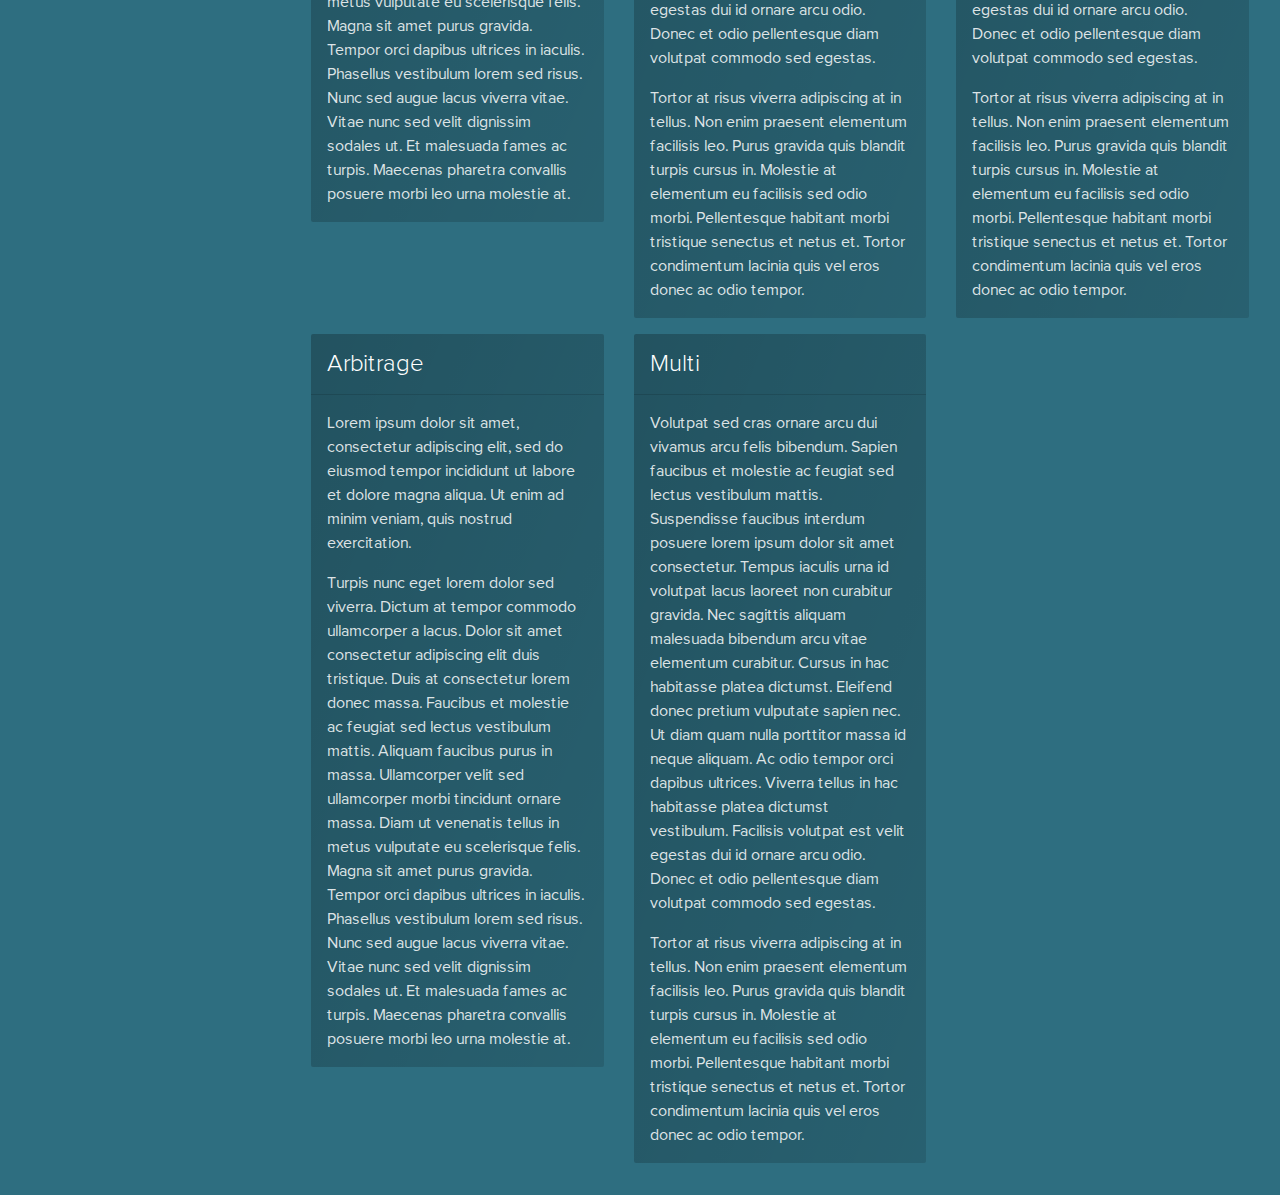
<file: eqbm-dashboard-strategies.html>
<!DOCTYPE html >
<html lang="en"> 
  <head>
    <!-- Page Title-->
    <title> Strategies - Emotionally Intelligent Behavior Model executed by personalized Investment Avatar.
    </title>
    <!-- Page Meta-->
    <meta name="description" content="Volta is a futuristic Web Application and Admin Dashboard built with Bootstrap, Stylus and CoffeeScript. From a developer trusted by thousands of users."/>
    <meta name="keywords" content="volta, admin, volta admin, dashboard, web, application, template, theme, admin dashboard, admin template, admin theme, web application template, dashboard template, pixevil, pixevil themes, grozav"/>
    <meta name="author" content="Pixevil (https://pixevil.com)"/>
    <meta name="viewport" content="width=device-width, initial-scale=1, minimum-scale=1, maximum-scale=1, user-scalable=no"/>
    <!-- Browser Favicons-->
    <link rel="apple-touch-icon" sizes="180x180" href="resources/icon/apple-touch-icon.png"/>
    <link rel="icon" type="image/png" href="resources/icon/favicon-32x32.png" sizes="32x32"/>
    <link rel="icon" type="image/png" href="resources/icon/favicon-16x16.png" sizes="16x16"/>
    <link rel="manifest" href="resources/icon/manifest.json"/>
    <link rel="mask-icon" href="resources/icon/safari-pinned-tab.svg" color="#ff1643"/>
    <link rel="shortcut icon" href="resources/icon/favicon.ico"/>
    <meta name="msapplication-config" content="resources/icon/browserconfig.xml"/>
    <meta name="theme-color" content="#ff1643"/>
    <!-- Facebook OpenGraph-->
    <meta property="og:title" content="Volta - Web Application and Admin Dashboard"/>
    <meta property="og:type" content="website"/>
    <meta property="og:url" content=""/>
    <meta property="og:image" content="http://pixevil.com/img/template-thumbnails/volta.jpg"/>
    <meta property="og:site_name" content="pixevil"/>
    <!-- Theme-->
    <script src="vendors/cookie/cookie.js" type="text/javascript"></script>
    <script src="resources/js/themes/base.js" type="text/javascript"></script>
    <!-- Loader-->
    <link href="resources/css/loader/loader.css" rel="stylesheet" type="text/css"/>
    <!-- Stylesheets-->
    <link href="vendors/bootstrap/bootstrap.css" rel="stylesheet" type="text/css"/>
    <link href="vendors/animate/animate.css" rel="stylesheet" type="text/css"/>
    <link href="vendors/metismenu/metismenu.css" rel="stylesheet" type="text/css"/>
    <link href="vendors/perfect-scrollbar/perfect-scrollbar.css" rel="stylesheet" type="text/css"/>
    <link href="vendors/font-awesome/font-awesome.css" rel="stylesheet" type="text/css"/>
    <link href="vendors/pixeden-stroke/pixeden-stroke.css" rel="stylesheet" type="text/css"/>
    <link href="resources/css/dashboard/dashboard.css" rel="stylesheet" type="text/css"/>
    <link href="resources/css/dashboard/custom.css" rel="stylesheet" type="text/css"/>
  </head>
  <body itemscope="itemscope" itemtype="http://schema.org/WebPage">
    <!-- Loading Spinner-->
    <div class="loader-wrapper">
      <div class="loader"><span class="loader-block"></span><span class="loader-block"></span><span class="loader-block"></span><span class="loader-block"></span><span class="loader-block"></span><span class="loader-block"></span><span class="loader-block"></span><span class="loader-block"></span><span class="loader-block"></span><span class="loader-block"></span><span class="loader-block"></span><span class="loader-block"></span><span class="loader-block"></span><span class="loader-block"></span><span class="loader-block"></span><span class="loader-block"></span>
      </div>
    </div>
    <!-- /Loading Spinner-->
    <!-- Navbar-->
    <div class="navbar -dark -fixed-top -has-6-items">
        <div class="navbar-wrapper">
          <div class="sidebar-toggle d-lg-none d-none d-sm-block" id="sidebar-toggle-navbar-brand" data-target="#sidebar"><a href="javascript:void(0);"><i class="fa fa-bars"> </i></a></div><a class="navbar-brand d-none d-sm-block" href="dashboard.html">
            <h1>Equilibrium</h1></a>
            <div class="portfolio-balance">
                <h3 class="dashboard-portfolio-balance"><sup>$</sup>584,344,722.<small>01<span> USD</span></small></h3>
            </div>
          <ul class="navbar-nav -right">
            <li class="navbar-profile"><a class="has-morph-dropdown" href="#profile-dropdown"><i class="pe pe-user"></i></a></li>
          </ul>
          <div class="morph-dropdown-wrapper -dark -right">
            <div class="morph-dropdown-list -links">
              <div class="morph-dropdown" id="profile-dropdown">
                <div class="morph-content -links">
                  <div class="morph-profile"><img src="resources/img/users/male11.jpg"/>
                    <h4>John Doe</h4>
                    <p>Senior Web Developer</p>
                  </div>
                  <ul class="morph-links">
                    <li><a href="#">My Profile</a></li>
                    <li><a href="#">Account Settings</a></li>
                  </ul>
                  <div class="_margin-top-1x"><a class="btn -primary -block">Sign Out</a></div>
                </div>
              </div>
            </div>
          </div>
        </div>
      </div>
      <!-- /Navbar-->
      <!-- Left Sidebar -->
      <div class="sidebar -dark -left -slideable" id="sidebar">
        <div class="scrollable">
          <div class="scrollable-content">
            <div class="sidebar-wrapper"> 
              <ul class="sidebar-menu metismenu">
                <li><a href="eqbm-dashboard.html"> <i class="pe pe-home"></i><span> Dashboard</span></a>
                </li>
                <li><a href=javascript:void(0);> <i class="pe pe-wallet"></i><span> Balance</span></a>
                  <ul>
                      <li><a href="eqbm-dashboard-holdings.html">Holdings</a></li>
                      <li><a href="eqbm-dashboard-performance.html">Performance</a></li>
                  </ul>
                </li>
                <li><a href="eqbm-dashboard-trades.html"> <i class="pe pe-repeat"></i><span> Trades</span></a>
                </li>
                <li><a href="eqbm-dashboard-identity.html"> <i class="pe pe-user"></i><span> Identity</span></a>
                </li>
                <li><a href="eqbm-dashboard-avatar.html"> <i class="pe pe-edit"></i><span> Avatar</span></a>
                </li>
                <li><a href="eqbm-dashboard-exchanges.html"> <i class="pe pe-graph3"></i><span> Exchanges</span></a>
                </li>
                <li class="-active active"><a href="eqbm-dashboard-strategies.html"> <i class="pe pe-plugin"></i><span> Strategies</span></a>
                </li>
                <li><a href="javascript:void(0);"> <i class="pe pe-credit"></i><span> Billing</span><span class="fa arrow"></span></a>
                  <ul>
                    <li><a href="eqbm-dashboard-billing-overview.html"> <i></i><span> Overview</span></a>
                    </li>
                    <li><a href="eqbm-dashboard-billing-payments.html"> <i></i><span> Payments</span></a>
                    </li>
                  </ul>
                </li>
                <li class="sidebar-heading"> Security
                </li>
                <li><a href="eqbm-dashboard-security.html"> <i class="pe pe-door-lock"></i><span> Security</span></a>
                </li>
                <li><a href="eqbm-faq.html"> <i class="pe pe-info"></i><span> Helpdesk</span></a>
                </li>
                <li><a href="javascript:void(0);"> <i class="pe pe-help2"></i><span> Disclosures</span></a>
                </li>
              </ul>
            </div>
          </div>
        </div>
      </div>
      <!-- /Left Sidebar-->
      <div class="content -dark -with-left-sidebar -collapsible">
        <div class="container-fluid">
          <div class="row"> 
            <div class="col -lg-12">
              <!-- Page Heading-->
              <div class="page-heading -dark">
                <h2> Strategies
                </h2><span>Select from one of our research-backed portfolio strategies. Or, if your preferences differ from our advice, customize your own based on the Equilibrium portfolio strategy. All portfolio strategies can be personalized to a desired risk level.</span>
                <!-- Breadcrumb-->
                <div class="breadcrumb"><a class="breadcrumb-item" href="">Home</a><a class="breadcrumb-item -active" href="#"> Exchanges</a>
                </div>
                <!-- /Breadcrumb-->
              </div>
              <!-- /Page Heading-->
            </div>
          </div>
          <div class="row">
            <div class="col -lg-4">
                <div class="panel -dark -bordered-bottom -bordered-primary -collapsible">
                  <div class="panel-heading -primary">
                    <h4>Global Portfolio</h4><span>Recommended</span>
                  </div>
                  <div class="panel-body"> 
                    <p>
                      Gravida aliquam diam at cursus, quisque laoreet ac lectus a rhoncusac tempus odio. Sed sit amet nulla a dui dignisim euismod. Psuere volutpat turpis, ut euimod diam pellentesque at. Sed sit amet nulla a dui dignisim euismod. Morbi luctus elementum dictum.
                    </p>
                    <p>
                      Lorem ipsum dolor sit amet, consectetur adipiscing elit, sed do eiusmod tempor incididunt ut labore et dolore magna aliqua. Ut enim ad minim veniam, quis nostrud exercitation ullamco laboris nisi ut aliquip ex ea commodo consequat. Duis aute irure dolor in reprehenderit in voluptate velit esse cillum dolore eu fugiat nulla pariatur. Excepteur sint occaecat cupidatat non proident, sunt in culpa qui officia deserunt mollit anim id est laborum.
                    </p>
                  </div>
                </div>
              </div>
              <div class="col -lg-4">
                <div class="panel -dark">
                  <div class="panel-heading"> 
                    <h4>Long / Short</h4>
                  </div>
                  <div class="panel-body"> 
                    <p>
                      Lorem ipsum dolor sit amet, consectetur adipiscing elit, sed do eiusmod tempor incididunt ut labore et dolore magna aliqua. Ut enim ad minim veniam, quis nostrud exercitation.
                    </p>
                    <p>
                        Turpis nunc eget lorem dolor sed viverra. Dictum at tempor commodo ullamcorper a lacus. Dolor sit amet consectetur adipiscing elit duis tristique. Duis at consectetur lorem donec massa. Faucibus et molestie ac feugiat sed lectus vestibulum mattis. Aliquam faucibus purus in massa. Ullamcorper velit sed ullamcorper morbi tincidunt ornare massa. Diam ut venenatis tellus in metus vulputate eu scelerisque felis. Magna sit amet purus gravida. Tempor orci dapibus ultrices in iaculis. Phasellus vestibulum lorem sed risus. Nunc sed augue lacus viverra vitae. Vitae nunc sed velit dignissim sodales ut. Et malesuada fames ac turpis. Maecenas pharetra convallis posuere morbi leo urna molestie at.
                    </p>
                  </div>
                </div>
              </div>
              <div class="col -lg-4">
                <div class="panel -dark">
                  <div class="panel-heading"> 
                    <h4>Crypto Debt</h4>
                  </div>
                  <div class="panel-body"> 
                    <p>
                        Volutpat sed cras ornare arcu dui vivamus arcu felis bibendum. Sapien faucibus et molestie ac feugiat sed lectus vestibulum mattis. Suspendisse faucibus interdum posuere lorem ipsum dolor sit amet consectetur. Tempus iaculis urna id volutpat lacus laoreet non curabitur gravida. Nec sagittis aliquam malesuada bibendum arcu vitae elementum curabitur. Cursus in hac habitasse platea dictumst. Eleifend donec pretium vulputate sapien nec. Ut diam quam nulla porttitor massa id neque aliquam. Ac odio tempor orci dapibus ultrices. Viverra tellus in hac habitasse platea dictumst vestibulum. Facilisis volutpat est velit egestas dui id ornare arcu odio. Donec et odio pellentesque diam volutpat commodo sed egestas. 
                    </p>
                    <p>
                        Tortor at risus viverra adipiscing at in tellus. Non enim praesent elementum facilisis leo. Purus gravida quis blandit turpis cursus in. Molestie at elementum eu facilisis sed odio morbi. Pellentesque habitant morbi tristique senectus et netus et. Tortor condimentum lacinia quis vel eros donec ac odio tempor.
                    </p>
                  </div>
                </div>
              </div>
          </div>
          <div class="row">
            <div class="col -lg-4">
                <div class="panel -dark">
                  <div class="panel-heading"> 
                    <h4>Credit</h4>
                  </div>
                  <div class="panel-body"> 
                    <p>
                      Lorem ipsum dolor sit amet, consectetur adipiscing elit, sed do eiusmod tempor incididunt ut labore et dolore magna aliqua. Ut enim ad minim veniam, quis nostrud exercitation.
                    </p>
                    <p>
                        Turpis nunc eget lorem dolor sed viverra. Dictum at tempor commodo ullamcorper a lacus. Dolor sit amet consectetur adipiscing elit duis tristique. Duis at consectetur lorem donec massa. Faucibus et molestie ac feugiat sed lectus vestibulum mattis. Aliquam faucibus purus in massa. Ullamcorper velit sed ullamcorper morbi tincidunt ornare massa. Diam ut venenatis tellus in metus vulputate eu scelerisque felis. Magna sit amet purus gravida. Tempor orci dapibus ultrices in iaculis. Phasellus vestibulum lorem sed risus. Nunc sed augue lacus viverra vitae. Vitae nunc sed velit dignissim sodales ut. Et malesuada fames ac turpis. Maecenas pharetra convallis posuere morbi leo urna molestie at.
                    </p>
                  </div>
                </div>
              </div>
              <div class="col -lg-4">
                <div class="panel -dark">
                  <div class="panel-heading"> 
                    <h4>Short Only</h4>
                  </div>
                  <div class="panel-body"> 
                    <p>
                        Volutpat sed cras ornare arcu dui vivamus arcu felis bibendum. Sapien faucibus et molestie ac feugiat sed lectus vestibulum mattis. Suspendisse faucibus interdum posuere lorem ipsum dolor sit amet consectetur. Tempus iaculis urna id volutpat lacus laoreet non curabitur gravida. Nec sagittis aliquam malesuada bibendum arcu vitae elementum curabitur. Cursus in hac habitasse platea dictumst. Eleifend donec pretium vulputate sapien nec. Ut diam quam nulla porttitor massa id neque aliquam. Ac odio tempor orci dapibus ultrices. Viverra tellus in hac habitasse platea dictumst vestibulum. Facilisis volutpat est velit egestas dui id ornare arcu odio. Donec et odio pellentesque diam volutpat commodo sed egestas. 
                    </p>
                    <p>
                        Tortor at risus viverra adipiscing at in tellus. Non enim praesent elementum facilisis leo. Purus gravida quis blandit turpis cursus in. Molestie at elementum eu facilisis sed odio morbi. Pellentesque habitant morbi tristique senectus et netus et. Tortor condimentum lacinia quis vel eros donec ac odio tempor.
                    </p>
                  </div>
                </div>
              </div>
              <div class="col -lg-4">
                <div class="panel -dark">
                  <div class="panel-heading"> 
                    <h4>VC</h4>
                  </div>
                  <div class="panel-body"> 
                    <p>
                        Volutpat sed cras ornare arcu dui vivamus arcu felis bibendum. Sapien faucibus et molestie ac feugiat sed lectus vestibulum mattis. Suspendisse faucibus interdum posuere lorem ipsum dolor sit amet consectetur. Tempus iaculis urna id volutpat lacus laoreet non curabitur gravida. Nec sagittis aliquam malesuada bibendum arcu vitae elementum curabitur. Cursus in hac habitasse platea dictumst. Eleifend donec pretium vulputate sapien nec. Ut diam quam nulla porttitor massa id neque aliquam. Ac odio tempor orci dapibus ultrices. Viverra tellus in hac habitasse platea dictumst vestibulum. Facilisis volutpat est velit egestas dui id ornare arcu odio. Donec et odio pellentesque diam volutpat commodo sed egestas. 
                    </p>
                    <p>
                        Tortor at risus viverra adipiscing at in tellus. Non enim praesent elementum facilisis leo. Purus gravida quis blandit turpis cursus in. Molestie at elementum eu facilisis sed odio morbi. Pellentesque habitant morbi tristique senectus et netus et. Tortor condimentum lacinia quis vel eros donec ac odio tempor.
                    </p>
                  </div>
                </div>
              </div>
          </div>
          <div class="row">
            <div class="col -lg-4">
                <div class="panel -dark">
                  <div class="panel-heading"> 
                    <h4>Arbitrage</h4>
                  </div>
                  <div class="panel-body"> 
                    <p>
                      Lorem ipsum dolor sit amet, consectetur adipiscing elit, sed do eiusmod tempor incididunt ut labore et dolore magna aliqua. Ut enim ad minim veniam, quis nostrud exercitation.
                    </p>
                    <p>
                        Turpis nunc eget lorem dolor sed viverra. Dictum at tempor commodo ullamcorper a lacus. Dolor sit amet consectetur adipiscing elit duis tristique. Duis at consectetur lorem donec massa. Faucibus et molestie ac feugiat sed lectus vestibulum mattis. Aliquam faucibus purus in massa. Ullamcorper velit sed ullamcorper morbi tincidunt ornare massa. Diam ut venenatis tellus in metus vulputate eu scelerisque felis. Magna sit amet purus gravida. Tempor orci dapibus ultrices in iaculis. Phasellus vestibulum lorem sed risus. Nunc sed augue lacus viverra vitae. Vitae nunc sed velit dignissim sodales ut. Et malesuada fames ac turpis. Maecenas pharetra convallis posuere morbi leo urna molestie at.
                    </p>
                  </div>
                </div>
              </div>
              <div class="col -lg-4">
                <div class="panel -dark">
                  <div class="panel-heading"> 
                    <h4>Multi</h4>
                  </div>
                  <div class="panel-body"> 
                    <p>
                        Volutpat sed cras ornare arcu dui vivamus arcu felis bibendum. Sapien faucibus et molestie ac feugiat sed lectus vestibulum mattis. Suspendisse faucibus interdum posuere lorem ipsum dolor sit amet consectetur. Tempus iaculis urna id volutpat lacus laoreet non curabitur gravida. Nec sagittis aliquam malesuada bibendum arcu vitae elementum curabitur. Cursus in hac habitasse platea dictumst. Eleifend donec pretium vulputate sapien nec. Ut diam quam nulla porttitor massa id neque aliquam. Ac odio tempor orci dapibus ultrices. Viverra tellus in hac habitasse platea dictumst vestibulum. Facilisis volutpat est velit egestas dui id ornare arcu odio. Donec et odio pellentesque diam volutpat commodo sed egestas. 
                    </p>
                    <p>
                        Tortor at risus viverra adipiscing at in tellus. Non enim praesent elementum facilisis leo. Purus gravida quis blandit turpis cursus in. Molestie at elementum eu facilisis sed odio morbi. Pellentesque habitant morbi tristique senectus et netus et. Tortor condimentum lacinia quis vel eros donec ac odio tempor.
                    </p>
                  </div>
                </div>
              </div>
          </div>
        </div>
    </div><!-- /Content -->
    <!-- Scripts-->
    <script src="vendors/jquery/jquery.js" type="text/javascript"></script>
    <script src="vendors/gsap/gsap.js" type="text/javascript"></script>
    <script src="vendors/browser/browser.js" type="text/javascript"></script>
    <script src="vendors/hammer/hammer.js" type="text/javascript"></script>
    <script src="vendors/popper/popper.js" type="text/javascript"></script>
    <script src="vendors/moment/moment.js" type="text/javascript"></script>
    <script src="vendors/bootstrap/bootstrap.js" type="text/javascript"></script>
    <script src="vendors/bootstrap/plugins/modal.js" type="text/javascript"></script>
    <script src="vendors/datepicker/datepicker.js" type="text/javascript"></script>
    <script src="vendors/validator/validator.js" type="text/javascript"></script>
    <script src="vendors/perfect-scrollbar/perfect-scrollbar.js" type="text/javascript"></script>
    <script src="vendors/gritter/gritter.js" type="text/javascript"></script>
    <script src="vendors/metismenu/metismenu.js" type="text/javascript"></script>
    <script src="resources/js/animus/animus.js" type="text/javascript"></script>
    <script src="resources/js/components/morph-dropdown.js" type="text/javascript"></script>
    <script src="resources/js/components/navbar.js" type="text/javascript"></script>
    <script src="resources/js/components/panel.js" type="text/javascript"></script>
    <script src="resources/js/components/sidebar.js" type="text/javascript"></script>
    <script src="resources/js/dashboard/dashboard.js" type="text/javascript"></script>
    <script src="vendors/sparkline/sparkline.js" type="text/javascript"></script>
    <script src="vendors/flot/flot.js" type="text/javascript"></script>
    <script src="resources/js/dashboard/views/index.js" type="text/javascript"></script>
    <script src="vendors/steps/steps.js" type="text/javascript"></script>
    <script src="resources/js/dashboard/views/forms/wizard.js" type="text/javascript"></script>
  </body>
</html>
</file>
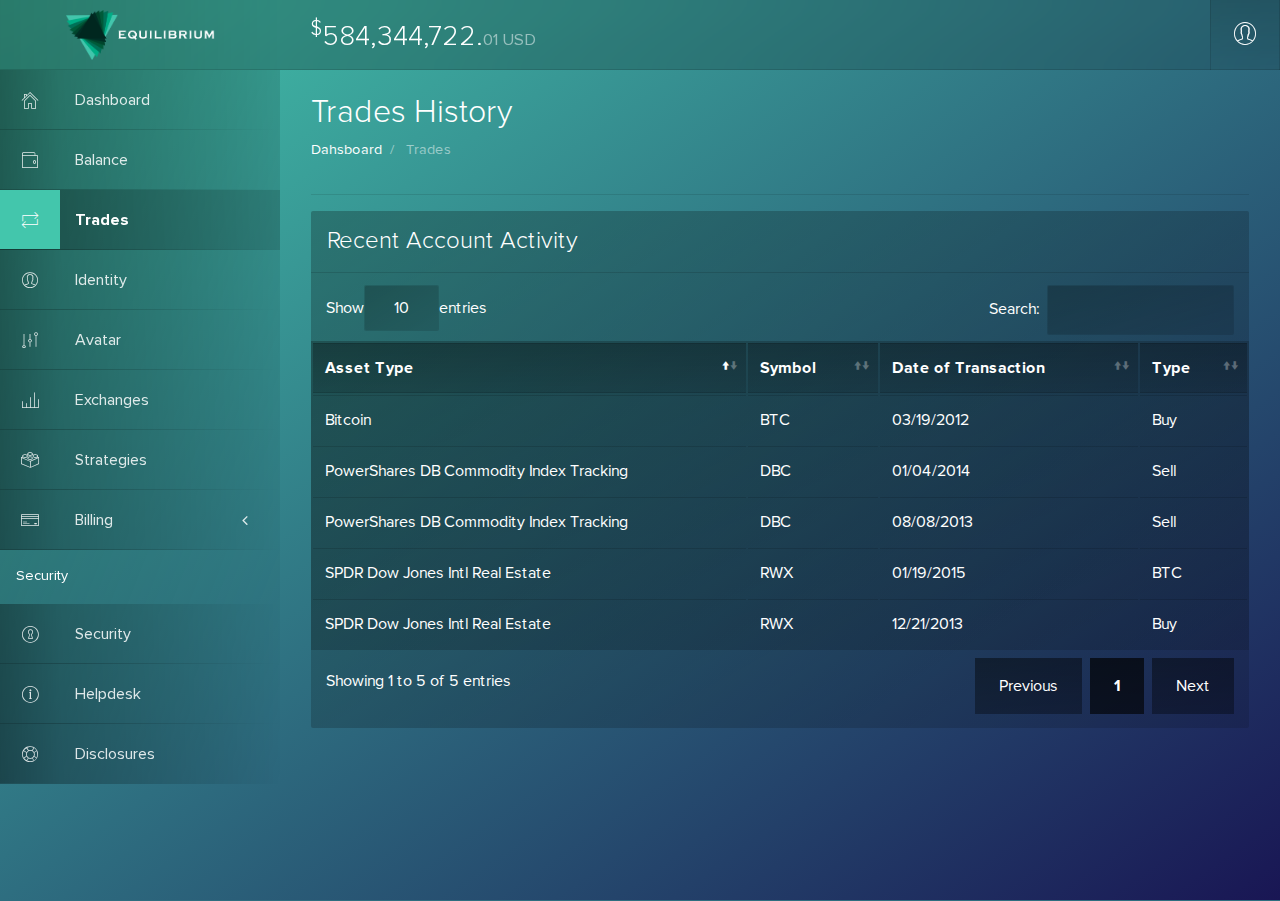
<file: eqbm-dashboard-trades.html>
<!DOCTYPE html >
<html lang="en"> 
  <head>
    <!-- Page Title-->
    <title>Trade History - Emotionally Intelligent Behavior Model executed by personalized Investment Avatar.
    </title>
    <!-- Page Meta-->
    <meta name="description" content="Volta is a futuristic Web Application and Admin Dashboard built with Bootstrap, Stylus and CoffeeScript. From a developer trusted by thousands of users."/>
    <meta name="keywords" content="volta, admin, volta admin, dashboard, web, application, template, theme, admin dashboard, admin template, admin theme, web application template, dashboard template, pixevil, pixevil themes, grozav"/>
    <meta name="author" content="Pixevil (https://pixevil.com)"/>
    <meta name="viewport" content="width=device-width, initial-scale=1, minimum-scale=1, maximum-scale=1, user-scalable=no"/>
    <!-- Browser Favicons-->
    <link rel="apple-touch-icon" sizes="180x180" href="resources/icon/apple-touch-icon.png"/>
    <link rel="icon" type="image/png" href="resources/icon/favicon-32x32.png" sizes="32x32"/>
    <link rel="icon" type="image/png" href="resources/icon/favicon-16x16.png" sizes="16x16"/>
    <link rel="manifest" href="resources/icon/manifest.json"/>
    <link rel="mask-icon" href="resources/icon/safari-pinned-tab.svg" color="#ff1643"/>
    <link rel="shortcut icon" href="resources/icon/favicon.ico"/>
    <meta name="msapplication-config" content="resources/icon/browserconfig.xml"/>
    <meta name="theme-color" content="#ff1643"/>
    <!-- Facebook OpenGraph-->
    <meta property="og:title" content="Volta - Web Application and Admin Dashboard"/>
    <meta property="og:type" content="website"/>
    <meta property="og:url" content=""/>
    <meta property="og:image" content="http://pixevil.com/img/template-thumbnails/volta.jpg"/>
    <meta property="og:site_name" content="pixevil"/>
    <!-- Theme-->
    <script src="vendors/cookie/cookie.js" type="text/javascript"></script>
    <script src="resources/js/themes/base.js" type="text/javascript"></script>
    <!-- Loader-->
    <link href="resources/css/loader/loader.css" rel="stylesheet" type="text/css"/>
    <!-- Stylesheets-->
    <link href="vendors/bootstrap/bootstrap.css" rel="stylesheet" type="text/css"/>
    <link href="vendors/animate/animate.css" rel="stylesheet" type="text/css"/>
    <link href="vendors/metismenu/metismenu.css" rel="stylesheet" type="text/css"/>
    <link href="vendors/perfect-scrollbar/perfect-scrollbar.css" rel="stylesheet" type="text/css"/>
    <link href="vendors/font-awesome/font-awesome.css" rel="stylesheet" type="text/css"/>
    <link href="vendors/pixeden-stroke/pixeden-stroke.css" rel="stylesheet" type="text/css"/>
    <link href="resources/css/dashboard/dashboard.css" rel="stylesheet" type="text/css"/>
    <link href="resources/css/dashboard/custom.css" rel="stylesheet" type="text/css"/>
    <link href="vendors/datatables/datatables.css" rel="stylesheet" type="text/css"/>
  </head>
  <body itemscope="itemscope" itemtype="http://schema.org/WebPage">
    <!-- Loading Spinner-->
    <div class="loader-wrapper">
      <div class="loader"><span class="loader-block"></span><span class="loader-block"></span><span class="loader-block"></span><span class="loader-block"></span><span class="loader-block"></span><span class="loader-block"></span><span class="loader-block"></span><span class="loader-block"></span><span class="loader-block"></span><span class="loader-block"></span><span class="loader-block"></span><span class="loader-block"></span><span class="loader-block"></span><span class="loader-block"></span><span class="loader-block"></span><span class="loader-block"></span>
      </div>
    </div>
    <!-- /Loading Spinner-->
   <!-- Navbar-->
   <div class="navbar -dark -fixed-top -has-6-items">
        <div class="navbar-wrapper">
          <div class="sidebar-toggle d-lg-none d-none d-sm-block" id="sidebar-toggle-navbar-brand" data-target="#sidebar"><a href="javascript:void(0);"><i class="fa fa-bars"> </i></a></div><a class="navbar-brand d-none d-sm-block" href="dashboard.html">
            <h1>Equilibrium</h1></a>
            <div class="portfolio-balance">
                <h3 class="dashboard-portfolio-balance"><sup>$</sup>584,344,722.<small>01<span> USD</span></small></h3>
            </div>
          <ul class="navbar-nav -right">
           <li class="navbar-profile"><a class="has-morph-dropdown" href="#profile-dropdown"><i class="pe pe-user"></i></a></li>
          </ul>
          <div class="morph-dropdown-wrapper -dark -right">
            <div class="morph-dropdown-list -links">
              
              <div class="morph-dropdown" id="profile-dropdown">
                <div class="morph-content -links">
                  <div class="morph-profile"><img src="resources/img/users/male11.jpg"/>
                    <h4>John Doe</h4>
                    <p>Senior Web Developer</p>
                  </div>
                  <ul class="morph-links">
                    <li><a href="#">My Profile</a></li>
                    <li><a href="#">Account Settings</a></li>
                  </ul>
                  <div class="_margin-top-1x"><a class="btn -primary -block">Sign Out</a></div>
                </div>
              </div>
            </div>
          </div>
        </div>
      </div>
      <!-- /Navbar-->
      <!-- Left Sidebar -->
      <div class="sidebar -dark -left -slideable" id="sidebar">
        <div class="scrollable">
          <div class="scrollable-content">
            <div class="sidebar-wrapper"> 
              <ul class="sidebar-menu metismenu">
                <li><a href="eqbm-dashboard.html"> <i class="pe pe-home"></i><span> Dashboard</span></a>
                </li>
                <li><a href=javascript:void(0);> <i class="pe pe-wallet"></i><span> Balance</span></a>
                  <ul>
                      <li><a href="eqbm-dashboard-holdings.html">Holdings</a></li>
                      <li><a href="eqbm-dashboard-performance.html">Performance</a></li>
                  </ul>
                </li>
                <li class="-active active"><a href="eqbm-dashboard-trades.html"> <i class="pe pe-repeat"></i><span> Trades</span></a>
                </li>
                <li><a href="eqbm-dashboard-identity.html"> <i class="pe pe-user"></i><span> Identity</span></a>
                </li>
                <li><a href="eqbm-dashboard-avatar.html"> <i class="pe pe-edit"></i><span> Avatar</span></a>
                </li>
                <li><a href="eqbm-dashboard-exchanges.html"> <i class="pe pe-graph3"></i><span> Exchanges</span></a>
                </li>
                <li><a href="eqbm-dashboard-strategies.html"> <i class="pe pe-plugin"></i><span> Strategies</span></a>
                </li>
                <li><a href="javascript:void(0);"> <i class="pe pe-credit"></i><span> Billing</span><span class="fa arrow"></span></a>
                  <ul>
                    <li><a href="eqbm-dashboard-billing-overview.html"> <i></i><span> Overview</span></a>
                    </li>
                    <li><a href="eqbm-dashboard-billing-payments.html"> <i></i><span> Payments</span></a>
                    </li>
                  </ul>
                </li>
                <li class="sidebar-heading"> Security
                </li>
                <li><a href="eqbm-dashboard-security.html"> <i class="pe pe-door-lock"></i><span> Security</span></a>
                </li>
                <li><a href="eqbm-faq.html"> <i class="pe pe-info"></i><span> Helpdesk</span></a>
                </li>
                <li><a href="javascript:void(0);"> <i class="pe pe-help2"></i><span> Disclosures</span></a>
                </li>
              </ul>
            </div>
          </div>
        </div>
      </div>
      <!-- /Left Sidebar-->
    <!-- Content-->
    <div class="content -dark -with-left-sidebar -collapsible">
        <div class="container-fluid">
          <div class="row"> 
            <div class="col -lg-12">
              <!-- Page Heading-->
              <div class="page-heading -dark">
                <h2> Trades History
                </h2>
                <!-- Breadcrumb-->
                <div class="breadcrumb"><a class="breadcrumb-item" href="eqbm-dashboard.html">Dahsboard</a><a class="breadcrumb-item -active"> Trades</a>
                </div>
                <!-- /Breadcrumb-->
              </div>
              <!-- /Page Heading-->
              <hr> 
                <div class="content-body">
                        <div class="row">
                            <div class="col -lg-12">
                                <div class="panel -dark">
                                    <div class="panel-heading">
                                        <h4>Recent Account Activity</h4>
                                    </div>
                                    <div class="form -dark">
                                    <table class="table -dark" id="datatable" >
                                        <thead> 
                                            <tr> 
                                                <th>Asset Type</th>
                                                <th>Symbol</th>
                                                <th>Date of Transaction</th>
                                                <th>Type</th>
                                            </tr>
                                        </thead>
                                        <tbody> 
                                            <tr> 
                                                <td class="-detailed" id="trades_activity_security">SPDR Dow Jones Intl Real Estate</td>
                                                <td id="trades_activity_symbol">RWX</td>
                                                <td id="trades_activity_date">01/19/2015</td>
                                                <td id="trades_activity_type">BTC</td>
                                            </tr>
                                            <tr> 
                                                <td id="trades_activity_security">PowerShares DB Commodity Index Tracking</td>
                                                <td id="trades_activity_symbol">DBC</td>
                                                <td id="trades_activity_date">01/04/2014</td>
                                                <td id="trades_activity_type">Sell</td>
                                            </tr>
                                            <tr> 
                                                <td id="trades_activity_security">SPDR Dow Jones Intl Real Estate</td>
                                                <td id="trades_activity_symbol">RWX</td>
                                                <td id="trades_activity_date">12/21/2013</td>
                                                <td id="trades_activity_type">Buy</td>
                                            </tr>
                                            <tr> 
                                                <td id="trades_activity_security">PowerShares DB Commodity Index Tracking</td>
                                                <td id="trades_activity_symbol">DBC</td>
                                                <td id="trades_activity_date">08/08/2013</td>
                                                <td id="trades_activity_type">Sell</td>
                                            </tr>
                                            <tr> 
                                                <td id="trades_activity_security">Bitcoin</td>
                                                <td id="trades_activity_symbol">BTC</td>
                                                <td id="trades_activity_date">03/19/2012</td>
                                                <td id="trades_activity_type">Buy</td>
                                            </tr>
                                        </tbody>
                                    </table>
                                    </div>
                                    </div>
                                </div>
                                </div>
                        </div>
                    </div>
            </div>
          </div>
        </div>
      </div>
      <!-- /Content-->
    <!-- Scripts-->
    <script src="vendors/jquery/jquery.js" type="text/javascript"></script>
    <script src="vendors/gsap/gsap.js" type="text/javascript"></script>
    <script src="vendors/browser/browser.js" type="text/javascript"></script>
    <script src="vendors/hammer/hammer.js" type="text/javascript"></script>
    <script src="vendors/popper/popper.js" type="text/javascript"></script>
    <script src="vendors/moment/moment.js" type="text/javascript"></script>
    <script src="vendors/bootstrap/bootstrap.js" type="text/javascript"></script>
    <script src="vendors/bootstrap/plugins/modal.js" type="text/javascript"></script>
    <script src="vendors/datepicker/datepicker.js" type="text/javascript"></script>
    <script src="vendors/validator/validator.js" type="text/javascript"></script>
    <script src="vendors/perfect-scrollbar/perfect-scrollbar.js" type="text/javascript"></script>
    <script src="vendors/gritter/gritter.js" type="text/javascript"></script>
    <script src="vendors/metismenu/metismenu.js" type="text/javascript"></script>
    <script src="resources/js/animus/animus.js" type="text/javascript"></script>
    <script src="resources/js/components/morph-dropdown.js" type="text/javascript"></script>
    <script src="resources/js/components/navbar.js" type="text/javascript"></script>
    <script src="resources/js/components/panel.js" type="text/javascript"></script>
    <script src="resources/js/components/sidebar.js" type="text/javascript"></script>
    <script src="resources/js/dashboard/dashboard.js" type="text/javascript"></script>
    <script src="vendors/sparkline/sparkline.js" type="text/javascript"></script>
    <script src="vendors/flot/flot.js" type="text/javascript"></script>
    <script src="resources/js/dashboard/views/index.js" type="text/javascript"></script>
    <script src="vendors/datatables/datatables.js" type="text/javascript"></script>
    <script src="resources/js/dashboard/views/tables/datatables.js" type="text/javascript"></script>
  </body>
</html>
</file>
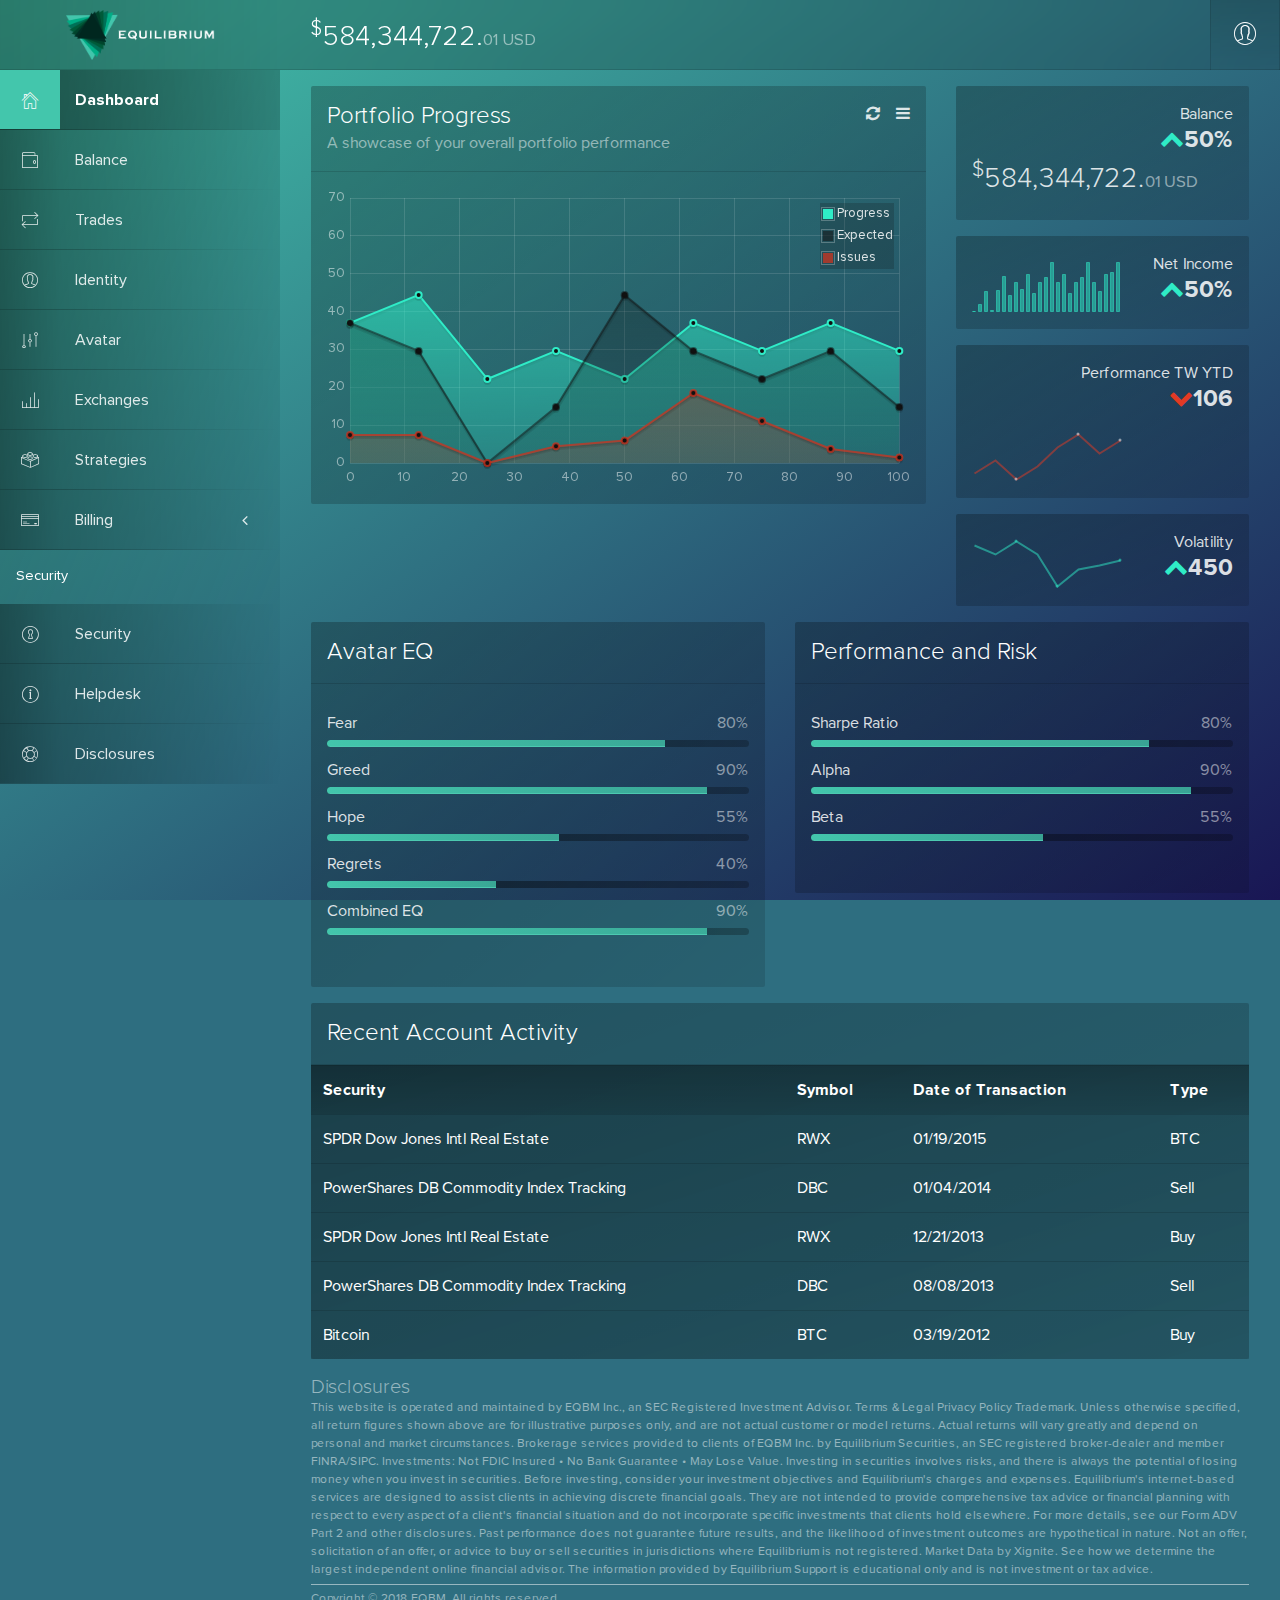
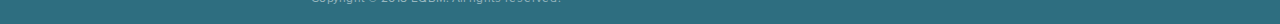
<file: eqbm-dashboard.html>
<!DOCTYPE html >
<html lang="en"> 
  <head>
    <!-- Page Title-->
    <title> Dashboard - Emotionally Intelligent Behavior Model executed by personalized Investment Avatar.
    </title>
    <!-- Page Meta-->
    <meta name="description" content="Volta is a futuristic Web Application and Admin Dashboard built with Bootstrap, Stylus and CoffeeScript. From a developer trusted by thousands of users."/>
    <meta name="keywords" content="volta, admin, volta admin, dashboard, web, application, template, theme, admin dashboard, admin template, admin theme, web application template, dashboard template, pixevil, pixevil themes, grozav"/>
    <meta name="author" content="Pixevil (https://pixevil.com)"/>
    <meta name="viewport" content="width=device-width, initial-scale=1, minimum-scale=1, maximum-scale=1, user-scalable=no"/>
    <!-- Browser Favicons-->
    <link rel="apple-touch-icon" sizes="180x180" href="resources/icon/apple-touch-icon.png"/>
    <link rel="icon" type="image/png" href="resources/icon/favicon-32x32.png" sizes="32x32"/>
    <link rel="icon" type="image/png" href="resources/icon/favicon-16x16.png" sizes="16x16"/>
    <link rel="manifest" href="resources/icon/manifest.json"/>
    <link rel="mask-icon" href="resources/icon/safari-pinned-tab.svg" color="#ff1643"/>
    <link rel="shortcut icon" href="resources/icon/favicon.ico"/>
    <meta name="msapplication-config" content="resources/icon/browserconfig.xml"/>
    <meta name="theme-color" content="#ff1643"/>
    <!-- Facebook OpenGraph-->
    <meta property="og:title" content="Volta - Web Application and Admin Dashboard"/>
    <meta property="og:type" content="website"/>
    <meta property="og:url" content=""/>
    <meta property="og:image" content="http://pixevil.com/img/template-thumbnails/volta.jpg"/>
    <meta property="og:site_name" content="pixevil"/>
    <!-- Theme-->
    <script src="vendors/cookie/cookie.js" type="text/javascript"></script>
    <script src="resources/js/themes/base.js" type="text/javascript"></script>
    <!-- Loader-->
    <link href="resources/css/loader/loader.css" rel="stylesheet" type="text/css"/>
    <!-- Stylesheets-->
    <link href="vendors/bootstrap/bootstrap.css" rel="stylesheet" type="text/css"/>
    <link href="vendors/animate/animate.css" rel="stylesheet" type="text/css"/>
    <link href="vendors/metismenu/metismenu.css" rel="stylesheet" type="text/css"/>
    <link href="vendors/perfect-scrollbar/perfect-scrollbar.css" rel="stylesheet" type="text/css"/>
    <link href="vendors/font-awesome/font-awesome.css" rel="stylesheet" type="text/css"/>
    <link href="vendors/pixeden-stroke/pixeden-stroke.css" rel="stylesheet" type="text/css"/>
    <link href="resources/css/dashboard/dashboard.css" rel="stylesheet" type="text/css"/>
    <link href="resources/css/dashboard/custom.css" rel="stylesheet" type="text/css"/>
  </head>
  <body itemscope="itemscope" itemtype="http://schema.org/WebPage">
    <!-- Loading Spinner-->
    <div class="loader-wrapper">
      <div class="loader"><span class="loader-block"></span><span class="loader-block"></span><span class="loader-block"></span><span class="loader-block"></span><span class="loader-block"></span><span class="loader-block"></span><span class="loader-block"></span><span class="loader-block"></span><span class="loader-block"></span><span class="loader-block"></span><span class="loader-block"></span><span class="loader-block"></span><span class="loader-block"></span><span class="loader-block"></span><span class="loader-block"></span><span class="loader-block"></span>
      </div>
    </div>
    <!-- /Loading Spinner-->
    <!-- Navbar-->
    <div class="navbar -dark -fixed-top -has-6-items">
        <div class="navbar-wrapper">
          <div class="sidebar-toggle d-lg-none d-none d-sm-block" id="sidebar-toggle-navbar-brand" data-target="#sidebar"><a href="javascript:void(0);"><i class="fa fa-bars"> </i></a></div><a class="navbar-brand d-none d-sm-block" href="dashboard.html">
            <h1>Equilibrium</h1></a>
            <div class="portfolio-balance">
                <h3 class="dashboard-portfolio-balance"><sup>$</sup>584,344,722.<small>01<span> USD</span></small></h3>
            </div>
          <ul class="navbar-nav -right">
            <li class="navbar-profile"><a class="has-morph-dropdown" href="#profile-dropdown"><i class="pe pe-user"></i></a></li>
          </ul>
          <div class="morph-dropdown-wrapper -dark -right">
            <div class="morph-dropdown-list -links">
              <div class="morph-dropdown" id="profile-dropdown">
                <div class="morph-content -links">
                  <div class="morph-profile"><img src="resources/img/users/male11.jpg"/>
                    <h4>John Doe</h4>
                    <p>Senior Web Developer</p>
                  </div>
                  <ul class="morph-links">
                    <li><a href="#">My Profile</a></li>
                    <li><a href="#">Account Settings</a></li>
                  </ul>
                  <div class="_margin-top-1x"><a class="btn -primary -block">Sign Out</a></div>
                </div>
              </div>
            </div>
          </div>
        </div>
      </div>
      <!-- /Navbar-->
      <!-- Left Sidebar -->
      <div class="sidebar -dark -left -slideable" id="sidebar">
        <div class="scrollable">
          <div class="scrollable-content">
            <div class="sidebar-wrapper"> 
              <ul class="sidebar-menu metismenu">
                <li class="-active active"><a href="eqbm-dashboard.html"> <i class="pe pe-home"></i><span> Dashboard</span></a>
                </li>
                <li><a href=javascript:void(0);> <i class="pe pe-wallet"></i><span> Balance</span></a>
                  <ul>
                      <li><a href="eqbm-dashboard-holdings.html">Holdings</a></li>
                      <li><a href="eqbm-dashboard-performance.html">Performance</a></li>
                  </ul>
                </li>
                <li><a href="eqbm-dashboard-trades.html"> <i class="pe pe-repeat"></i><span> Trades</span></a>
                </li>
                <li><a href="eqbm-dashboard-identity.html"> <i class="pe pe-user"></i><span> Identity</span></a>
                </li>
                <li><a href="eqbm-dashboard-avatar.html"> <i class="pe pe-edit"></i><span> Avatar</span></a>
                </li>
                <li><a href="eqbm-dashboard-exchanges.html"> <i class="pe pe-graph3"></i><span> Exchanges</span></a>
                </li>
                <li><a href="eqbm-dashboard-strategies.html"> <i class="pe pe-plugin"></i><span> Strategies</span></a>
                </li>
                <li><a href="javascript:void(0);"> <i class="pe pe-credit"></i><span> Billing</span><span class="fa arrow"></span></a>
                  <ul>
                    <li><a href="eqbm-dashboard-billing-overview.html"> <i></i><span> Overview</span></a>
                    </li>
                    <li><a href="eqbm-dashboard-billing-payments.html"> <i></i><span> Payments</span></a>
                    </li>
                  </ul>
                </li>
                <li class="sidebar-heading"> Security
                </li>
                <li><a href="eqbm-dashboard-security.html"> <i class="pe pe-door-lock"></i><span> Security</span></a>
                </li>
                <li><a href="eqbm-faq.html"> <i class="pe pe-info"></i><span> Helpdesk</span></a>
                </li>
                <li><a href="javascript:void(0);"> <i class="pe pe-help2"></i><span> Disclosures</span></a>
                </li>
              </ul>
            </div>
          </div>
        </div>
      </div>
      <!-- /Left Sidebar-->
    <!-- Content-->
    <div class="content -dark -with-left-sidebar -collapsible">
      <div class="container-fluid"> 
        <div class="row">
          <div class="col -lg-12 -xl-8">
            <div class="panel -dark"> 
              <div class="panel-heading">
                <ul class="panel-actions">
                  <li> <a href="#"><i class="fa fa-refresh"> </i></a></li>
                  <li><a class="dropdown-toggle" data-toggle="dropdown" aria-haspopup="true" aria-expanded="false" href="#"><i class="fa fa-bars"> </i></a>
                    <div class="dropdown-menu -right -dark"><a class="dropdown-item"> <i class="fa fa-cloud"> </i>Action</a><a class="dropdown-item "><i class="fa fa-refresh"> </i>Update</a>
                      <div class="dropdown-divider"></div><a class="dropdown-item"> <i class="fa fa-cog"> </i>Settings  </a>
                    </div>
                  </li>
                </ul>
                <h4>Portfolio Progress</h4><span>A showcase of your overall portfolio performance</span>
              </div>
              <div class="panel-body"> 
                <div class="chart -md" id="chart-project-progress"></div>
              </div>
            </div>
          </div>
          <div class="col -lg-12 -xl-4">
            <div class="row" id="dashboard-sparklines">
                <div class="col -sm-6 -lg-3 -xl-12">
                    <div class="panel -dark">
                      <div class="panel-body flex-middle">
                        <div class="panel-status"> <span>Balance</span>
                          <h4><i class="fa fa-chevron-up _text-success"> </i>50%
                          </h4>
                        </div>
                        <h3 class="dashboard-portfolio-balance"><sup>$</sup>584,344,722.<small>01<span> USD</span></small></h3>
                      </div>
                    </div>
                  </div>
              <div class="col -sm-6 -lg-3 -xl-12">
                <div class="panel -dark">
                  <div class="panel-body">
                    <div class="panel-status"> <span>Net Income</span>
                      <h4><i class="fa fa-chevron-up _text-success"> </i>50%
                      </h4>
                    </div>
                    <div class="panel-sparkline" id="chart-sales-status"></div>
                  </div>
                </div>
              </div>
              <div class="col -sm-6 -lg-3 -xl-12">
                <div class="panel -dark">
                  <div class="panel-body">
                    <div class="panel-status"><span>Performance TW YTD</span>
                      <h4><i class="fa fa-chevron-down _text-failure"> </i>106
                      </h4>
                    </div>
                    <div class="panel-sparkline" id="chart-users-status"></div>
                  </div>
                </div>
              </div>
              <div class="col -sm-6 -lg-3 -xl-12">
                <div class="panel -dark">
                  <div class="panel-body">
                    <div class="panel-status"><span>Volatility</span>
                      <h4><i class="fa fa-chevron-up _text-success"> </i>450
                      </h4>
                    </div>
                    <div class="panel-sparkline" id="chart-impressions-status"></div>
                  </div>
                </div>
              </div>
            </div>
          </div>
        </div>
        <div class="row">
          <div class="col -lg-6">
            <div class="panel -dark">
              <div class="panel-heading">
                <h4>Avatar EQ</h4>
              </div>
              <div class="panel-body" id="dashboard-progress-bars">
                <p>Fear<span class="_pull-right _text-muted"> 80%</span></p>
                <div class="progress -dark">
                  <div class="bar -primary" style="width: 80%;"></div>
                </div>
                <p>Greed<span class="_pull-right _text-muted"> 90%</span></p>
                <div class="progress -dark">
                  <div class="bar -primary" style="width: 90%;"></div>
                </div>
                <p>Hope<span class="_pull-right _text-muted"> 55%</span></p>
                <div class="progress -dark">
                  <div class="bar -primary" style="width: 55%;"></div>
                </div>
                <p>Regrets<span class="_pull-right _text-muted"> 40%</span></p>
                <div class="progress -dark">
                  <div class="bar -primary" style="width: 40%;"></div>
                </div>
                <p>Combined EQ<span class="_pull-right _text-muted"> 90%</span></p>
                <div class="progress -dark">
                  <div class="bar -primary" style="width: 90%;"></div>
                </div>
              </div>
            </div>
          </div>
          <div class="col -lg-6">
            <div class="panel -dark">
                <div class="panel-heading">
                  <h4>Performance and Risk</h4>
                </div>
                <div class="panel-body" id="dashboard-progress-bars">
                  <p>Sharpe Ratio<span class="_pull-right _text-muted"> 80%</span></p>
                  <div class="progress -dark">
                    <div class="bar -primary" style="width: 80%;"></div>
                  </div>
                  <p>Alpha<span class="_pull-right _text-muted"> 90%</span></p>
                  <div class="progress -dark">
                    <div class="bar -primary" style="width: 90%;"></div>
                  </div>
                  <p>Beta<span class="_pull-right _text-muted"> 55%</span></p>
                  <div class="progress -dark">
                    <div class="bar -primary" style="width: 55%;"></div>
                  </div>
                </div>
              </div>
            </div>
          </div>
          <div class="row">
              <div class="col -lg-12">
                  <div class="panel -dark">
                      <div class="panel-heading">
                          <h4>Recent Account Activity</h4>
                      </div>
                      <div class="form -dark">
                      <table class="table -dark" id="datatable" >
                          <thead> 
                              <tr> 
                                  <th>Security</th>
                                  <th>Symbol</th>
                                  <th>Date of Transaction</th>
                                  <th>Type</th>
                              </tr>
                          </thead>
                          <tbody> 
                              <tr> 
                                  <td class="-detailed" id="trades_activity_security">SPDR Dow Jones Intl Real Estate</td>
                                  <td id="trades_activity_symbol">RWX</td>
                                  <td id="trades_activity_date">01/19/2015</td>
                                  <td id="trades_activity_type">BTC</td>
                              </tr>
                              <tr> 
                                  <td id="trades_activity_security">PowerShares DB Commodity Index Tracking</td>
                                  <td id="trades_activity_symbol">DBC</td>
                                  <td id="trades_activity_date">01/04/2014</td>
                                  <td id="trades_activity_type">Sell</td>
                              </tr>
                              <tr> 
                                  <td id="trades_activity_security">SPDR Dow Jones Intl Real Estate</td>
                                  <td id="trades_activity_symbol">RWX</td>
                                  <td id="trades_activity_date">12/21/2013</td>
                                  <td id="trades_activity_type">Buy</td>
                              </tr>
                              <tr> 
                                  <td id="trades_activity_security">PowerShares DB Commodity Index Tracking</td>
                                  <td id="trades_activity_symbol">DBC</td>
                                  <td id="trades_activity_date">08/08/2013</td>
                                  <td id="trades_activity_type">Sell</td>
                              </tr>
                              <tr> 
                                  <td id="trades_activity_security">Bitcoin</td>
                                  <td id="trades_activity_symbol">BTC</td>
                                  <td id="trades_activity_date">03/19/2012</td>
                                  <td id="trades_activity_type">Buy</td>
                              </tr>
                          </tbody>
                      </table>
                      </div>
                      </div>
                  </div>
                  </div>
            <div class="row">
              <div class="col -lg-12 disclaimer">
                <div class="dashboard-footer">
                  <h5>Disclosures</h5>
                  <p>This website is operated and maintained by EQBM Inc., an SEC Registered Investment Advisor. Terms & Legal Privacy Policy Trademark. Unless otherwise specified, all return figures shown above are for illustrative purposes only, and are not actual customer or model returns. Actual returns will vary greatly and depend on personal and market circumstances.  Brokerage services provided to clients of EQBM Inc. by Equilibrium Securities, an SEC registered broker-dealer and member FINRA/SIPC. Investments: Not FDIC Insured • No Bank Guarantee • May Lose Value. Investing in securities involves risks, and there is always the potential of losing money when you invest in securities. Before investing, consider your investment objectives and Equilibrium's charges and expenses. Equilibrium's internet-based services are designed to assist clients in achieving discrete financial goals. They are not intended to provide comprehensive tax advice or financial planning with respect to every aspect of a client's financial situation and do not incorporate specific investments that clients hold elsewhere. For more details, see our Form ADV Part 2 and other disclosures. Past performance does not guarantee future results, and the likelihood of investment outcomes are hypothetical in nature. Not an offer, solicitation of an offer, or advice to buy or sell securities in jurisdictions where Equilibrium is not registered. Market Data by Xignite. See how we determine the largest independent online financial advisor. The information provided by Equilibrium Support is educational only and is not investment or tax advice.
                  </p>
                  <hr>
                  <p>Copyright © 2018 EQBM. All rights reserved.</p>
                </div>
              </div>
            </div>
        </div>
      </div>
    </div>
  
    <!-- /Content-->
    <!-- Scripts-->
    <script src="vendors/jquery/jquery.js" type="text/javascript"></script>
    <script src="vendors/gsap/gsap.js" type="text/javascript"></script>
    <script src="vendors/browser/browser.js" type="text/javascript"></script>
    <script src="vendors/hammer/hammer.js" type="text/javascript"></script>
    <script src="vendors/popper/popper.js" type="text/javascript"></script>
    <script src="vendors/moment/moment.js" type="text/javascript"></script>
    <script src="vendors/bootstrap/bootstrap.js" type="text/javascript"></script>
    <script src="vendors/bootstrap/plugins/modal.js" type="text/javascript"></script>
    <script src="vendors/datepicker/datepicker.js" type="text/javascript"></script>
    <script src="vendors/validator/validator.js" type="text/javascript"></script>
    <script src="vendors/perfect-scrollbar/perfect-scrollbar.js" type="text/javascript"></script>
    <script src="vendors/gritter/gritter.js" type="text/javascript"></script>
    <script src="vendors/metismenu/metismenu.js" type="text/javascript"></script>
    <script src="resources/js/animus/animus.js" type="text/javascript"></script>
    <script src="resources/js/components/morph-dropdown.js" type="text/javascript"></script>
    <script src="resources/js/components/navbar.js" type="text/javascript"></script>
    <script src="resources/js/components/panel.js" type="text/javascript"></script>
    <script src="resources/js/components/sidebar.js" type="text/javascript"></script>
    <script src="resources/js/dashboard/dashboard.js" type="text/javascript"></script>
    <script src="vendors/sparkline/sparkline.js" type="text/javascript"></script>
    <script src="vendors/flot/flot.js" type="text/javascript"></script>
    <script src="resources/js/dashboard/views/index.js" type="text/javascript"></script>
  </body>
</html>
</file>
<file: resources/css/loader/loader.css>
/*
  0. Configuration

  @visible Stylus only
*/
/*
  1. Core
*/
.loader-wrapper {
  position: fixed;
  display: block;
  width: 100%;
  height: 100%;
  top: 0;
  left: 0;
  z-index: 99999;
}
.loader {
  left: 50%;
  top: 50%;
  height: 60px;
  width: 60px;
  position: fixed;
  -webkit-transform: translateX(-50%) translateY(-50%);
          transform: translateX(-50%) translateY(-50%);
}
.loader span {
  -webkit-animation: loader 4s ease-in-out infinite;
          animation: loader 4s ease-in-out infinite;
  position: absolute;
  background: #fff;
  display: block;
  opacity: 0;
  height: 12px;
  width: 12px;
}
.loader span.loader-block:nth-child(16n + 1) {
  -webkit-animation-delay: 1.2s;
          animation-delay: 1.2s;
  top: 0px;
  left: 0px;
}
.loader span.loader-block:nth-child(16n + 2) {
  -webkit-animation-delay: 1.12s;
          animation-delay: 1.12s;
  top: 0px;
  left: 16px;
}
.loader span.loader-block:nth-child(16n + 3) {
  -webkit-animation-delay: 1.04s;
          animation-delay: 1.04s;
  top: 0px;
  left: 32px;
}
.loader span.loader-block:nth-child(16n + 4) {
  -webkit-animation-delay: 0.96s;
          animation-delay: 0.96s;
  top: 0px;
  left: 48px;
}
.loader span.loader-block:nth-child(16n + 5) {
  -webkit-animation-delay: 0.88s;
          animation-delay: 0.88s;
  top: 16px;
  left: 0px;
}
.loader span.loader-block:nth-child(16n + 6) {
  -webkit-animation-delay: 0.8s;
          animation-delay: 0.8s;
  top: 16px;
  left: 16px;
}
.loader span.loader-block:nth-child(16n + 7) {
  -webkit-animation-delay: 0.72s;
          animation-delay: 0.72s;
  top: 16px;
  left: 32px;
}
.loader span.loader-block:nth-child(16n + 8) {
  -webkit-animation-delay: 0.64s;
          animation-delay: 0.64s;
  top: 16px;
  left: 48px;
}
.loader span.loader-block:nth-child(16n + 9) {
  -webkit-animation-delay: 0.56s;
          animation-delay: 0.56s;
  top: 32px;
  left: 0px;
}
.loader span.loader-block:nth-child(16n + 10) {
  -webkit-animation-delay: 0.48s;
          animation-delay: 0.48s;
  top: 32px;
  left: 16px;
}
.loader span.loader-block:nth-child(16n + 11) {
  -webkit-animation-delay: 0.4s;
          animation-delay: 0.4s;
  top: 32px;
  left: 32px;
}
.loader span.loader-block:nth-child(16n + 12) {
  -webkit-animation-delay: 0.32s;
          animation-delay: 0.32s;
  top: 32px;
  left: 48px;
}
.loader span.loader-block:nth-child(16n + 13) {
  -webkit-animation-delay: 0.24s;
          animation-delay: 0.24s;
  top: 48px;
  left: 0px;
}
.loader span.loader-block:nth-child(16n + 14) {
  -webkit-animation-delay: 0.16s;
          animation-delay: 0.16s;
  top: 48px;
  left: 16px;
}
.loader span.loader-block:nth-child(16n + 15) {
  -webkit-animation-delay: 0.08s;
          animation-delay: 0.08s;
  top: 48px;
  left: 32px;
}
.loader span.loader-block:nth-child(16n + 16) {
  -webkit-animation-delay: 0s;
          animation-delay: 0s;
  top: 48px;
  left: 48px;
}
@-webkit-keyframes loader {
  0% {
    opacity: 0;
    -webkit-transform: translateY(-100px);
            transform: translateY(-100px);
  }
  15% {
    opacity: 0;
    -webkit-transform: translateY(-100px);
            transform: translateY(-100px);
  }
  30% {
    opacity: 1;
    -webkit-transform: translateY(0);
            transform: translateY(0);
  }
  70% {
    opacity: 1;
    -webkit-transform: translateY(0);
            transform: translateY(0);
  }
  85% {
    opacity: 0;
    -webkit-transform: translateY(100px);
            transform: translateY(100px);
  }
  100% {
    opacity: 0;
    -webkit-transform: translateY(100px);
            transform: translateY(100px);
  }
}
@keyframes loader {
  0% {
    opacity: 0;
    -webkit-transform: translateY(-100px);
            transform: translateY(-100px);
  }
  15% {
    opacity: 0;
    -webkit-transform: translateY(-100px);
            transform: translateY(-100px);
  }
  30% {
    opacity: 1;
    -webkit-transform: translateY(0);
            transform: translateY(0);
  }
  70% {
    opacity: 1;
    -webkit-transform: translateY(0);
            transform: translateY(0);
  }
  85% {
    opacity: 0;
    -webkit-transform: translateY(100px);
            transform: translateY(100px);
  }
  100% {
    opacity: 0;
    -webkit-transform: translateY(100px);
            transform: translateY(100px);
  }
}
/*
  2. Theme
*/
body.volta .loader-wrapper {
  background-color: #842448;
  background-image: linear-gradient(to bottom right, #c04848, #480048);
}
body.purple-bliss .loader-wrapper {
  background-color: #204363;
  background-image: linear-gradient(to bottom right, #360033, #0b8793);
}
body.love-couple .loader-wrapper {
  background-color: #614362;
  background-image: linear-gradient(to bottom right, #89253e, #3a6186);
}
body.deep-space .loader-wrapper {
  background-color: #212121;
  background-image: linear-gradient(to bottom right, #434343, #000);
}
body.from-beyond .loader-wrapper {
  background-color: #414660;
  background-image: linear-gradient(to bottom right, #838181, #000c40);
}
body.curiosity-blue .loader-wrapper {
  background-color: #476283;
  background-image: linear-gradient(to bottom right, #3d72b4, #525252);
}
body.orca .loader-wrapper {
  background-color: #266b62;
  background-image: linear-gradient(to bottom right, #093637, #44a08d);
}
body.love-tonight .loader-wrapper {
  background-color: #7a69c7;
  background-image: linear-gradient(to bottom right, #4568dc, #b06ab3);
}
body.love-and-liberty .loader-wrapper {
  background-color: #641e2e;
  background-image: linear-gradient(to bottom right, #a83b3b, #200122);
}
body.blue-lagoon .loader-wrapper {
  background-color: #2e6e80;
  background-image: linear-gradient(to bottom right, #43c6ac, #191654);
}
body.grapefruit-sunset .loader-wrapper {
  background-color: #bc596c;
  background-image: linear-gradient(to bottom right, #904e95, #e96443);
}
body.frost .loader-wrapper {
  background-color: #00295d;
  background-image: linear-gradient(to bottom right, #004e92, #000428);
}
body.mauve .loader-wrapper {
  background-color: #5a3963;
  background-image: linear-gradient(to bottom right, #734b6d, #42275a);
}
body.under-the-lake .loader-wrapper {
  background-color: #16553f;
  background-image: linear-gradient(to bottom right, #237a57, #093028);
}
body.vice-city .loader-wrapper {
  background-color: #9081c9;
  background-image: linear-gradient(to bottom right, #ec6ead, #3494e6);
}
body.mild .loader-wrapper {
  background-color: #59aa9e;
  background-image: linear-gradient(to bottom right, #4ca2cd, #67b26f);
}
body.nepal .loader-wrapper {
  background-color: #825ca6;
  background-image: linear-gradient(to bottom right, #2657eb, #de6161);
}
body.ibiza-sunset .loader-wrapper {
  background-color: #f6393c;
  background-image: linear-gradient(to bottom right, #ff6a00, #ee0979);
}
body.sunset .loader-wrapper {
  background-color: #805541;
  background-image: linear-gradient(to bottom right, #f56217, #0b486b);
}
body.colored-lenses .loader-wrapper {
  background-color: #a59db2;
  background-image: linear-gradient(to bottom right, #636fa4, #e8cbc0);
}
body.disco .loader-wrapper {
  background-color: #51979a;
  background-image: linear-gradient(to bottom right, #556270, #4ecdc4);
}
body.dania .loader-wrapper {
  background-color: #9cacc8;
  background-image: linear-gradient(to bottom right, #7bc6cc, #be93c5);
}
body.50shades .loader-wrapper {
  background-color: #74808b;
  background-image: linear-gradient(to bottom right, #2c3e50, #bdc3c7);
}
body.very-blue .loader-wrapper {
  background-color: #0348af;
  background-image: linear-gradient(to bottom right, #0575e6, #021b79);
}
body.dawn .loader-wrapper {
  background-color: #976960;
  background-image: linear-gradient(to bottom right, #f3904f, #3b4371);
}
body.dusk .loader-wrapper {
  background-color: #8c968b;
  background-image: linear-gradient(to bottom right, #19547b, #ffd89b);
}
body.dusk-2 .loader-wrapper {
  background-color: #94595e;
  background-image: linear-gradient(to bottom right, #fd746c, #2c3e50);
}
body.delhi .loader-wrapper {
  background-color: #5f9694;
  background-image: linear-gradient(to bottom right, #3fada8, #808080);
}
body.cosmic-fusion .loader-wrapper {
  background-color: #9919b2;
  background-image: linear-gradient(to bottom right, #f0c, #339);
}
body.firewatch .loader-wrapper {
  background-color: #dd3a3c;
  background-image: linear-gradient(to bottom right, #ef473a, #cb2d3e);
}
body.lush .loader-wrapper {
  background-color: #7fc549;
  background-image: linear-gradient(to bottom right, #56ab2f, #a8e063);
}
body.80s-purple .loader-wrapper {
  background-color: #38184e;
  background-image: linear-gradient(to bottom right, #41295a, #2f0743);
}
body.royal .loader-wrapper {
  background-color: #1c2c42;
  background-image: linear-gradient(to bottom right, #243b55, #141e30);
}
body.deep-sea-space .loader-wrapper {
  background-color: #3c6f7f;
  background-image: linear-gradient(to bottom right, #4ca1af, #2c3e50);
}
body.solid-vault .loader-wrapper {
  background-color: #3a6da4;
  background-image: linear-gradient(to bottom right, #3a6073, #3a7bd5);
}
body.politics .loader-wrapper {
  background-color: #8a6c94;
  background-image: linear-gradient(to bottom right, #f44336, #2196f3);
}
body.transfile .loader-wrapper {
  background-color: #7077b1;
  background-image: linear-gradient(to bottom right, #cb3066, #16bffd);
}
body.red-ocean .loader-wrapper {
  background-color: #603e40;
  background-image: linear-gradient(to bottom right, #a43931, #1d4350);
}
body.pink-lime .loader-wrapper {
  background-color: #877f3b;
  background-image: linear-gradient(to bottom right, #a80077, #6f0);
}
body.easy-med .loader-wrapper {
  background-color: #81b23e;
  background-image: linear-gradient(to bottom right, #409c43, #c2c93a);
}
body.cocoa-ice .loader-wrapper {
  background-color: #6ed0bc;
  background-image: linear-gradient(to bottom right, #1ce1ce, #c0c0aa);
}
body.candy-ice .loader-wrapper {
  background-color: #e99a52;
  background-image: linear-gradient(to bottom right, #db36a4, #f7ff00);
}
body.dark-skies .loader-wrapper {
  background-color: #395b79;
  background-image: linear-gradient(to bottom right, #283e51, #4b79a1);
}
body.forest .loader-wrapper {
  background-color: #435b3d;
  background-image: linear-gradient(to bottom right, #2c7744, #5a3f37);
}
body.miami-dolphins .loader-wrapper {
  background-color: #909e74;
  background-image: linear-gradient(to bottom right, #d39d38, #4da0b0);
}

/*# sourceMappingURL=loader.css.map */
</file>
<file: vendors/perfect-scrollbar/perfect-scrollbar.css>
/** initial setup **/
.scrollable {
  position : relative;
  width    : 100%;
  height   : 100%;
  overflow : hidden;
}
.scrollable > .scrollable-content {
  position      : absolute;
  overflow      : scroll;
  overflow-x    : hidden;
  top           : 0;
  right         : 0;
  bottom        : 0;
  left          : 0;
}
.scrollable > .scrollable-content:focus {
  outline: thin dotted;
}
.scrollable > .scrollable-content::-webkit-scrollbar {
  display: none;
}
.has-scrollbar > .scrollable-content::-webkit-scrollbar {
  display: block;
}
.scrollable > .scrollable-pane {
  background : rgba(0,0,0,.25);
  position   : absolute;
  width      : 10px;
  right      : 0;
  top        : 0;
  bottom     : 0;
  visibility : hidden\9; /* Target only IE7 and IE8 with this hack */
  opacity    : .01;
  -webkit-transition    : .2s;
  -moz-transition       : .2s;
  -o-transition         : .2s;
  transition            : .2s;
  -moz-border-radius    : 5px;
  -webkit-border-radius : 5px;
  border-radius         : 5px;
}
.scrollable > .scrollable-pane > .scrollable-slider {
  background: #444;
  background: rgba(0,0,0,.5);
  position              : relative;
  margin                : 0 1px;
  -moz-border-radius    : 3px;
  -webkit-border-radius : 3px;
  border-radius         : 3px;
}
.scrollable:hover > .scrollable-pane, .scrollable-pane.active, .scrollable-pane.flashed {
  visibility : visible\9; /* Target only IE7 and IE8 with this hack */
  opacity    : 0.99;
}

/* perfect-scrollbar v0.6.16 */

.ps-container {
    -ms-touch-action: auto;
    touch-action: auto;
    overflow: hidden !important;
    -ms-overflow-style: none;
}
@supports (-ms-overflow-style: none) {
    .ps-container {
        overflow: auto !important;
    }
}
@media screen and (-ms-high-contrast: active),
(-ms-high-contrast: none) {
    .ps-container {
        overflow: auto !important;
    }
}
.ps-container.ps-active-x > .ps-scrollbar-x-rail,
.ps-container.ps-active-y > .ps-scrollbar-y-rail {
    display: block;
    background-color: transparent;
}
.ps-container.ps-in-scrolling.ps-x > .ps-scrollbar-x-rail {
    background-color: rgba(0, 0, 0, 0.5);
    opacity: 0.9;
}
.ps-container.ps-in-scrolling.ps-x > .ps-scrollbar-x-rail > .ps-scrollbar-x {
    background-color: rgba(0, 0, 0, 0.25);
    height: 6px;
}
.ps-container.ps-in-scrolling.ps-y > .ps-scrollbar-y-rail {
    background-color: rgba(0, 0, 0, 0.5);
    opacity: 0.9;
}
.ps-container.ps-in-scrolling.ps-y > .ps-scrollbar-y-rail > .ps-scrollbar-y {
    background-color: rgba(0, 0, 0, 0.25);
    width: 6px;
}
.ps-container > .ps-scrollbar-x-rail {
    display: none;
    position: absolute;
    /* please don't change 'position' */

    opacity: 0;
    -webkit-transition: background-color .2s linear, opacity .2s linear;
    -o-transition: background-color .2s linear, opacity .2s linear;
    -moz-transition: background-color .2s linear, opacity .2s linear;
    transition: background-color .2s linear, opacity .2s linear;
    bottom: 0px;
    /* there must be 'bottom' for ps-scrollbar-x-rail */

    height: 10px;
}
.ps-container > .ps-scrollbar-x-rail > .ps-scrollbar-x {
    position: absolute;
    /* please don't change 'position' */

    background-color: rgba(0, 0, 0, 0.5);
    -webkit-border-radius: 6px;
    -moz-border-radius: 6px;
    border-radius: 6px;
    -webkit-transition: background-color .2s linear, height .2s linear, width .2s ease-in-out, -webkit-border-radius .2s ease-in-out;
    transition: background-color .2s linear, height .2s linear, width .2s ease-in-out, -webkit-border-radius .2s ease-in-out;
    -o-transition: background-color .2s linear, height .2s linear, width .2s ease-in-out, border-radius .2s ease-in-out;
    -moz-transition: background-color .2s linear, height .2s linear, width .2s ease-in-out, border-radius .2s ease-in-out, -moz-border-radius .2s ease-in-out;
    transition: background-color .2s linear, height .2s linear, width .2s ease-in-out, border-radius .2s ease-in-out;
    transition: background-color .2s linear, height .2s linear, width .2s ease-in-out, border-radius .2s ease-in-out, -webkit-border-radius .2s ease-in-out, -moz-border-radius .2s ease-in-out;
    bottom: 2px;
    /* there must be 'bottom' for ps-scrollbar-x */

    height: 6px;
}
.ps-container > .ps-scrollbar-x-rail:hover > .ps-scrollbar-x,
.ps-container > .ps-scrollbar-x-rail:active > .ps-scrollbar-x {
    height: 6px;
}
.ps-container > .ps-scrollbar-y-rail {
    display: none;
    position: absolute;
    /* please don't change 'position' */

    opacity: 0;
    -webkit-transition: background-color .2s linear, opacity .2s linear;
    -o-transition: background-color .2s linear, opacity .2s linear;
    -moz-transition: background-color .2s linear, opacity .2s linear;
    transition: background-color .2s linear, opacity .2s linear;
    right: 0;
    /* there must be 'right' for ps-scrollbar-y-rail */

    width: 10px;
}
.ps-container > .ps-scrollbar-y-rail > .ps-scrollbar-y {
    position: absolute;
    /* please don't change 'position' */

    background-color: rgba(0, 0, 0, 0.5);
    -webkit-border-radius: 6px;
    -moz-border-radius: 6px;
    border-radius: 6px;
    -webkit-transition: background-color .2s linear, height .2s linear, width .2s ease-in-out, -webkit-border-radius .2s ease-in-out;
    transition: background-color .2s linear, height .2s linear, width .2s ease-in-out, -webkit-border-radius .2s ease-in-out;
    -o-transition: background-color .2s linear, height .2s linear, width .2s ease-in-out, border-radius .2s ease-in-out;
    -moz-transition: background-color .2s linear, height .2s linear, width .2s ease-in-out, border-radius .2s ease-in-out, -moz-border-radius .2s ease-in-out;
    transition: background-color .2s linear, height .2s linear, width .2s ease-in-out, border-radius .2s ease-in-out;
    transition: background-color .2s linear, height .2s linear, width .2s ease-in-out, border-radius .2s ease-in-out, -webkit-border-radius .2s ease-in-out, -moz-border-radius .2s ease-in-out;
    right: 2px;
    /* there must be 'right' for ps-scrollbar-y */

    width: 6px;
}
.ps-container > .ps-scrollbar-y-rail:hover > .ps-scrollbar-y,
.ps-container > .ps-scrollbar-y-rail:active > .ps-scrollbar-y {
    width: 6px;
}
.ps-container:hover.ps-in-scrolling.ps-x > .ps-scrollbar-x-rail {
    background-color: rgba(0, 0, 0, 0.25);
    opacity: 0.9;
}
.ps-container:hover.ps-in-scrolling.ps-x > .ps-scrollbar-x-rail > .ps-scrollbar-x {
    background-color: rgba(0, 0, 0, 0.5);
    height: 6px;
}
.ps-container:hover.ps-in-scrolling.ps-y > .ps-scrollbar-y-rail {
    background-color: rgba(0, 0, 0, 0.25);
    opacity: 0.9;
}
.ps-container:hover.ps-in-scrolling.ps-y > .ps-scrollbar-y-rail > .ps-scrollbar-y {
    background-color: rgba(0, 0, 0, 0.5);
    width: 6px;
}
.ps-container:hover > .ps-scrollbar-x-rail,
.ps-container:hover > .ps-scrollbar-y-rail {
    opacity: 0.6;
}
.ps-container:hover > .ps-scrollbar-x-rail:hover {
    background-color: rgba(0, 0, 0, 0.25);
    opacity: 0.9;
}
.ps-container:hover > .ps-scrollbar-x-rail:hover > .ps-scrollbar-x {
    background-color: rgba(0, 0, 0, 0.5);
}
.ps-container:hover > .ps-scrollbar-y-rail:hover {
    background-color: rgba(0, 0, 0, 0.25);
    opacity: 0.9;
}
.ps-container:hover > .ps-scrollbar-y-rail:hover > .ps-scrollbar-y {
    background-color: rgba(0, 0, 0, 0.5);
}
</file>
<file: vendors/pixeden-stroke/pixeden-stroke.css>
@charset "UTF-8";
@font-face {
  font-family: 'Pe-icon-7-stroke';
  src: url("fonts/Pe-icon-7-stroke.eot?d7yf1v");
  src: url("fonts/Pe-icon-7-stroke.eot?#iefixd7yf1v") format("embedded-opentype"), url("fonts/Pe-icon-7-stroke.woff?d7yf1v") format("woff"), url("fonts/Pe-icon-7-stroke.ttf?d7yf1v") format("truetype"), url("fonts/Pe-icon-7-stroke.svg?d7yf1v#Pe-icon-7-stroke") format("svg");
  font-weight: normal;
  font-style: normal; }

[class^="pe-"], [class*=" pe-"] {
  display: inline-block;
  font-family: 'Pe-icon-7-stroke';
  speak: none;
  font-style: normal;
  font-weight: normal;
  font-variant: normal;
  text-transform: none;
  line-height: 1;
  /* Better Font Rendering =========== */
  -webkit-font-smoothing: antialiased;
  -moz-osx-font-smoothing: grayscale; }

/* HELPER CLASS
 * -------------------------- */
/* FA based classes */
/*! Modified from font-awesome helper CSS classes - PIXEDEN
 *  Font Awesome 4.0.3 by @davegandy - http://fontawesome.io - @fontawesome
 *  License - http://fontawesome.io/license (CSS: MIT License)
 */
/* makes the font 33% larger relative to the icon container */
.pe-lg {
  font-size: 1.33em;
  line-height: 0.75em;
  vertical-align: -15%; }

.pe-2x {
  font-size: 2em; }

.pe-3x {
  font-size: 3em; }

.pe-4x {
  font-size: 4em; }

.pe-5x {
  font-size: 5em; }

.pe-fw {
  width: 1.2857142857142858em;
  text-align: center; }

.pe-ul {
  padding-left: 0;
  margin-left: 2.142857142857143em;
  list-style-type: none; }
  .pe-ul > li {
    position: relative; }

.pe-li {
  position: absolute;
  left: -2.142857142857143em;
  width: 2.142857142857143em;
  top: 0.14285714285714285em;
  text-align: center; }
  .pe-li.pe-lg {
    left: -1.8571428571428572em; }

.pe-border {
  padding: .2em .25em .15em;
  border: solid 0.08em #eeeeee;
  border-radius: .1em; }

.pull-right {
  float: right; }

.pe.pull-left {
  float: left;
  margin-right: .3em;
  margin-left: .3em; }

.pe-spin {
  animation: spin 2s infinite linear; }

@keyframes spin {
  0% {
    transform: rotate(0deg); }
  100% {
    transform: rotate(359deg); } }

.pe-rotate-90 {
  filter: progid:DXImageTransform.Microsoft.BasicImage(rotation=1);
  transform: rotate(90deg); }

.pe-rotate-180 {
  filter: progid:DXImageTransform.Microsoft.BasicImage(rotation=2);
  transform: rotate(180deg); }

.pe-rotate-270 {
  filter: progid:DXImageTransform.Microsoft.BasicImage(rotation=3);
  transform: rotate(270deg); }

.pe-flip-horizontal {
  filter: progid:DXImageTransform.Microsoft.BasicImage(rotation=0, mirror=1);
  transform: scale(-1, 1); }

.pe-flip-vertical {
  filter: progid:DXImageTransform.Microsoft.BasicImage(rotation=2, mirror=1);
  transform: scale(1, -1); }

.pe-stack {
  position: relative;
  display: inline-block;
  width: 2em;
  height: 2em;
  line-height: 2em;
  vertical-align: middle; }

.pe-stack-1x,
.pe-stack-2x {
  position: absolute;
  left: 0;
  width: 100%;
  text-align: center; }

.pe-stack-1x {
  line-height: inherit; }

.pe-stack-2x {
  font-size: 2em; }

.pe-inverse {
  color: #ffffff; }

/* Custom classes / mods - PIXEDEN */
.pe-va {
  vertical-align: middle; }

.pe-border {
  border: solid 0.08em #eaeaea; }

.pe-album:before {
  content: ""; }

.pe-arc:before {
  content: ""; }

.pe-back-2:before {
  content: ""; }

.pe-bandaid:before {
  content: ""; }

.pe-car:before {
  content: ""; }

.pe-diamond:before {
  content: ""; }

.pe-door-lock:before {
  content: ""; }

.pe-eyedropper:before {
  content: ""; }

.pe-female:before {
  content: ""; }

.pe-gym:before {
  content: ""; }

.pe-hammer:before {
  content: ""; }

.pe-headphones:before {
  content: ""; }

.pe-helm:before {
  content: ""; }

.pe-hourglass:before {
  content: ""; }

.pe-leaf:before {
  content: ""; }

.pe-magic-wand:before {
  content: ""; }

.pe-male:before {
  content: ""; }

.pe-map-2:before {
  content: ""; }

.pe-next-2:before {
  content: ""; }

.pe-paint-bucket:before {
  content: ""; }

.pe-pendrive:before {
  content: ""; }

.pe-photo:before {
  content: ""; }

.pe-piggy:before {
  content: ""; }

.pe-plugin:before {
  content: ""; }

.pe-refresh-2:before {
  content: ""; }

.pe-rocket:before {
  content: ""; }

.pe-settings:before {
  content: ""; }

.pe-shield:before {
  content: ""; }

.pe-smile:before {
  content: ""; }

.pe-usb:before {
  content: ""; }

.pe-vector:before {
  content: ""; }

.pe-wine:before {
  content: ""; }

.pe-cloud-upload:before {
  content: ""; }

.pe-cash:before {
  content: ""; }

.pe-close:before {
  content: ""; }

.pe-bluetooth:before {
  content: ""; }

.pe-cloud-download:before {
  content: ""; }

.pe-way:before {
  content: ""; }

.pe-close-circle:before {
  content: ""; }

.pe-id:before {
  content: ""; }

.pe-angle-up:before {
  content: ""; }

.pe-wristwatch:before {
  content: ""; }

.pe-angle-up-circle:before {
  content: ""; }

.pe-world:before {
  content: ""; }

.pe-angle-right:before {
  content: ""; }

.pe-volume:before {
  content: ""; }

.pe-angle-right-circle:before {
  content: ""; }

.pe-users:before {
  content: ""; }

.pe-angle-left:before {
  content: ""; }

.pe-user-female:before {
  content: ""; }

.pe-angle-left-circle:before {
  content: ""; }

.pe-up-arrow:before {
  content: ""; }

.pe-angle-down:before {
  content: ""; }

.pe-switch:before {
  content: ""; }

.pe-angle-down-circle:before {
  content: ""; }

.pe-scissors:before {
  content: ""; }

.pe-wallet:before {
  content: ""; }

.pe-safe:before {
  content: ""; }

.pe-volume2:before {
  content: ""; }

.pe-volume1:before {
  content: ""; }

.pe-voicemail:before {
  content: ""; }

.pe-video:before {
  content: ""; }

.pe-user:before {
  content: ""; }

.pe-upload:before {
  content: ""; }

.pe-unlock:before {
  content: ""; }

.pe-umbrella:before {
  content: ""; }

.pe-trash:before {
  content: ""; }

.pe-tools:before {
  content: ""; }

.pe-timer:before {
  content: ""; }

.pe-ticket:before {
  content: ""; }

.pe-target:before {
  content: ""; }

.pe-sun:before {
  content: ""; }

.pe-study:before {
  content: ""; }

.pe-stopwatch:before {
  content: ""; }

.pe-star:before {
  content: ""; }

.pe-speaker:before {
  content: ""; }

.pe-signal:before {
  content: ""; }

.pe-shuffle:before {
  content: ""; }

.pe-shopbag:before {
  content: ""; }

.pe-share:before {
  content: ""; }

.pe-server:before {
  content: ""; }

.pe-search:before {
  content: ""; }

.pe-film:before {
  content: ""; }

.pe-science:before {
  content: ""; }

.pe-disk:before {
  content: ""; }

.pe-ribbon:before {
  content: ""; }

.pe-repeat:before {
  content: ""; }

.pe-refresh:before {
  content: ""; }

.pe-add-user:before {
  content: ""; }

.pe-refresh-cloud:before {
  content: ""; }

.pe-paperclip:before {
  content: ""; }

.pe-radio:before {
  content: ""; }

.pe-note2:before {
  content: ""; }

.pe-print:before {
  content: ""; }

.pe-network:before {
  content: ""; }

.pe-prev:before {
  content: ""; }

.pe-mute:before {
  content: ""; }

.pe-power:before {
  content: ""; }

.pe-medal:before {
  content: ""; }

.pe-portfolio:before {
  content: ""; }

.pe-like2:before {
  content: ""; }

.pe-plus:before {
  content: ""; }

.pe-left-arrow:before {
  content: ""; }

.pe-play:before {
  content: ""; }

.pe-key:before {
  content: ""; }

.pe-plane:before {
  content: ""; }

.pe-joy:before {
  content: ""; }

.pe-photo-gallery:before {
  content: ""; }

.pe-pin:before {
  content: ""; }

.pe-phone:before {
  content: ""; }

.pe-plug:before {
  content: ""; }

.pe-pen:before {
  content: ""; }

.pe-right-arrow:before {
  content: ""; }

.pe-paper-plane:before {
  content: ""; }

.pe-delete-user:before {
  content: ""; }

.pe-paint:before {
  content: ""; }

.pe-bottom-arrow:before {
  content: ""; }

.pe-notebook:before {
  content: ""; }

.pe-note:before {
  content: ""; }

.pe-next:before {
  content: ""; }

.pe-news-paper:before {
  content: ""; }

.pe-musiclist:before {
  content: ""; }

.pe-music:before {
  content: ""; }

.pe-mouse:before {
  content: ""; }

.pe-more:before {
  content: ""; }

.pe-moon:before {
  content: ""; }

.pe-monitor:before {
  content: ""; }

.pe-micro:before {
  content: ""; }

.pe-menu:before {
  content: ""; }

.pe-map:before {
  content: ""; }

.pe-map-marker:before {
  content: ""; }

.pe-mail:before {
  content: ""; }

.pe-mail-open:before {
  content: ""; }

.pe-mail-open-file:before {
  content: ""; }

.pe-magnet:before {
  content: ""; }

.pe-loop:before {
  content: ""; }

.pe-look:before {
  content: ""; }

.pe-lock:before {
  content: ""; }

.pe-lintern:before {
  content: ""; }

.pe-link:before {
  content: ""; }

.pe-like:before {
  content: ""; }

.pe-light:before {
  content: ""; }

.pe-less:before {
  content: ""; }

.pe-keypad:before {
  content: ""; }

.pe-junk:before {
  content: ""; }

.pe-info:before {
  content: ""; }

.pe-home:before {
  content: ""; }

.pe-help2:before {
  content: ""; }

.pe-help1:before {
  content: ""; }

.pe-graph3:before {
  content: ""; }

.pe-graph2:before {
  content: ""; }

.pe-graph1:before {
  content: ""; }

.pe-graph:before {
  content: ""; }

.pe-global:before {
  content: ""; }

.pe-gleam:before {
  content: ""; }

.pe-glasses:before {
  content: ""; }

.pe-gift:before {
  content: ""; }

.pe-folder:before {
  content: ""; }

.pe-flag:before {
  content: ""; }

.pe-filter:before {
  content: ""; }

.pe-file:before {
  content: ""; }

.pe-expand1:before {
  content: ""; }

.pe-exapnd2:before {
  content: ""; }

.pe-edit:before {
  content: ""; }

.pe-drop:before {
  content: ""; }

.pe-drawer:before {
  content: ""; }

.pe-download:before {
  content: ""; }

.pe-display2:before {
  content: ""; }

.pe-display1:before {
  content: ""; }

.pe-diskette:before {
  content: ""; }

.pe-date:before {
  content: ""; }

.pe-cup:before {
  content: ""; }

.pe-culture:before {
  content: ""; }

.pe-crop:before {
  content: ""; }

.pe-credit:before {
  content: ""; }

.pe-copy-file:before {
  content: ""; }

.pe-config:before {
  content: ""; }

.pe-compass:before {
  content: ""; }

.pe-comment:before {
  content: ""; }

.pe-coffee:before {
  content: ""; }

.pe-cloud:before {
  content: ""; }

.pe-clock:before {
  content: ""; }

.pe-check:before {
  content: ""; }

.pe-chat:before {
  content: ""; }

.pe-cart:before {
  content: ""; }

.pe-camera:before {
  content: ""; }

.pe-call:before {
  content: ""; }

.pe-calculator:before {
  content: ""; }

.pe-browser:before {
  content: ""; }

.pe-box2:before {
  content: ""; }

.pe-box1:before {
  content: ""; }

.pe-bookmarks:before {
  content: ""; }

.pe-bicycle:before {
  content: ""; }

.pe-bell:before {
  content: ""; }

.pe-battery:before {
  content: ""; }

.pe-ball:before {
  content: ""; }

.pe-back:before {
  content: ""; }

.pe-attention:before {
  content: ""; }

.pe-anchor:before {
  content: ""; }

.pe-albums:before {
  content: ""; }

.pe-alarm:before {
  content: ""; }

.pe-airplay:before {
  content: ""; }

/*# sourceMappingURL=pixeden-stroke.css.map */
</file>
<file: vendors/metismenu/metismenu.css>
/*
 * metismenu - v2.7.1
 * A jQuery menu plugin
 * https://github.com/onokumus/metismenu#readme
 *
 * Made by Osman Nuri Okumus <onokumus@gmail.com> (https://github.com/onokumus)
 * Under MIT License
 */
.metismenu .arrow {
  float: right;
  line-height: 1.42857; }

*[dir="rtl"] .metismenu .arrow {
  float: left; }

/*
 * Require Bootstrap 3.x
 * https://github.com/twbs/bootstrap
*/
.metismenu .glyphicon.arrow:before {
  content: "\e079"; }

.metismenu .active > a > .glyphicon.arrow:before {
  content: "\e114"; }

/*
 * Require Font-Awesome
 * http://fortawesome.github.io/Font-Awesome/
*/
.metismenu .fa.arrow:before {
  content: "\f104"; }

.metismenu .active > a > .fa.arrow:before {
  content: "\f107"; }

/*
 * Require Ionicons
 * http://ionicons.com/
*/
.metismenu .ion.arrow:before {
  content: "\f3d2"; }

.metismenu .active > a > .ion.arrow:before {
  content: "\f3d0"; }

.metismenu .plus-times {
  float: right; }

*[dir="rtl"] .metismenu .plus-times {
  float: left; }

.metismenu .fa.plus-times:before {
  content: "\f067"; }

.metismenu .active > a > .fa.plus-times {
  -webkit-transform: rotate(45deg);
  -ms-transform: rotate(45deg);
  -o-transform: rotate(45deg);
  transform: rotate(45deg); }

.metismenu .plus-minus {
  float: right; }

*[dir="rtl"] .metismenu .plus-minus {
  float: left; }

.metismenu .fa.plus-minus:before {
  content: "\f067"; }

.metismenu .active > a > .fa.plus-minus:before {
  content: "\f068"; }

.metismenu .collapse {
  display: none; }

.metismenu .collapse.in {
  display: block; }

.metismenu .collapsing {
  position: relative;
  height: 0;
  overflow: hidden;
  -webkit-transition-timing-function: ease;
  -o-transition-timing-function: ease;
  transition-timing-function: ease;
  -webkit-transition-duration: .35s;
  -o-transition-duration: .35s;
  transition-duration: .35s;
  -webkit-transition-property: height, visibility;
  -o-transition-property: height, visibility;
  transition-property: height, visibility; }

.metismenu .has-arrow {
  position: relative; }

.metismenu .has-arrow::after {
  position: absolute;
  content: '';
  width: .5em;
  height: .5em;
  border-width: 1px 0 0 1px;
  border-style: solid;
  border-color: initial;
  right: 1em;
  -webkit-transform: rotate(-45deg) translate(0, -50%);
  -ms-transform: rotate(-45deg) translate(0, -50%);
  -o-transform: rotate(-45deg) translate(0, -50%);
  transform: rotate(-45deg) translate(0, -50%);
  -webkit-transform-origin: top;
  -ms-transform-origin: top;
  -o-transform-origin: top;
  transform-origin: top;
  top: 50%;
  -webkit-transition: all .3s ease-out;
  -o-transition: all .3s ease-out;
  transition: all .3s ease-out; }

*[dir="rtl"] .metismenu .has-arrow::after {
  right: auto;
  left: 1em;
  -webkit-transform: rotate(135deg) translate(0, -50%);
  -ms-transform: rotate(135deg) translate(0, -50%);
  -o-transform: rotate(135deg) translate(0, -50%);
  transform: rotate(135deg) translate(0, -50%); }

.metismenu .active > .has-arrow::after,
.metismenu .has-arrow[aria-expanded="true"]::after {
  -webkit-transform: rotate(-135deg) translate(0, -50%);
  -ms-transform: rotate(-135deg) translate(0, -50%);
  -o-transform: rotate(-135deg) translate(0, -50%);
  transform: rotate(-135deg) translate(0, -50%); }

/*# sourceMappingURL=metismenu.css.map */
</file>
